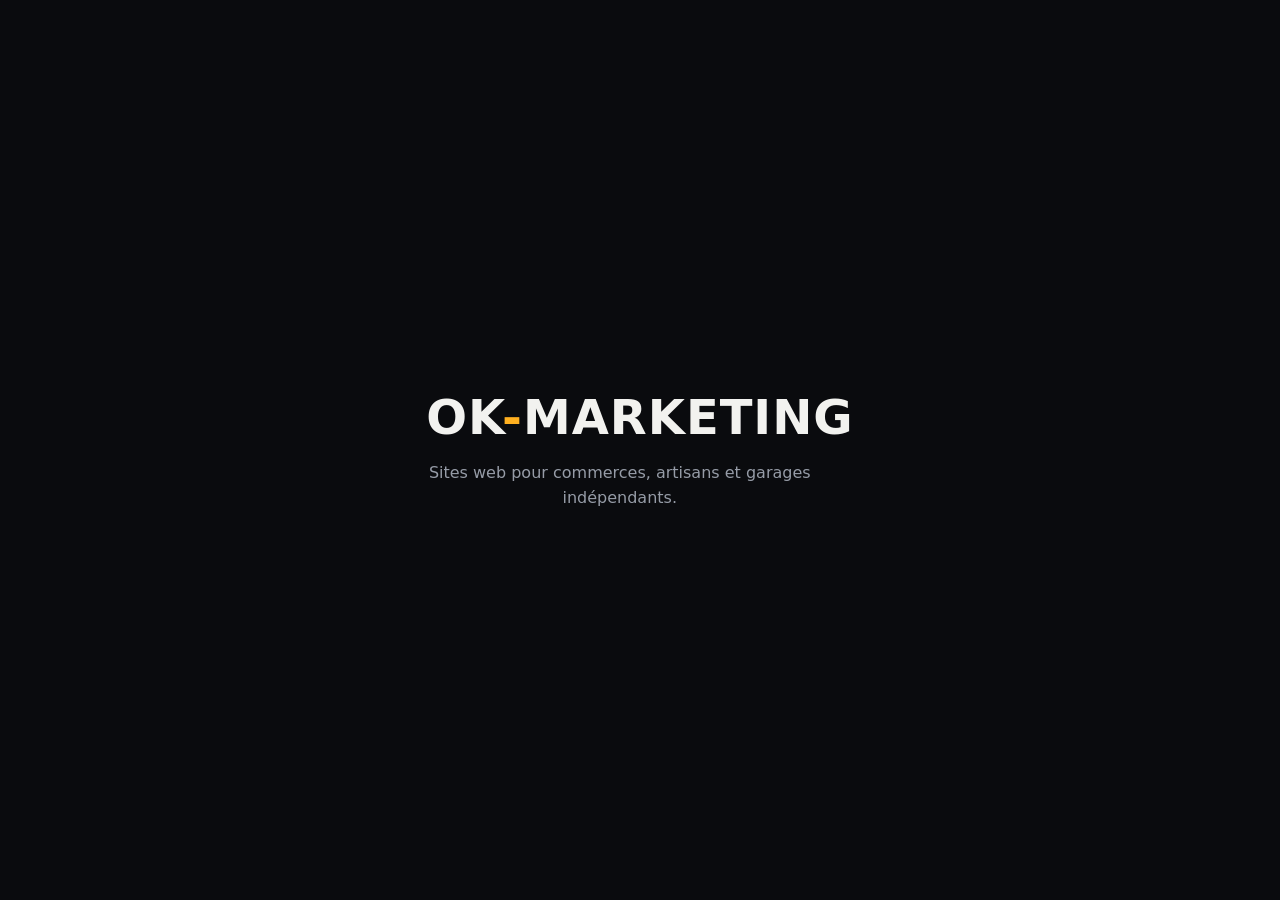
<file: index.html>
<!doctype html>
<html lang="fr">
<head>
<meta charset="utf-8">
<meta name="viewport" content="width=device-width,initial-scale=1">
<meta name="robots" content="noindex">
<title>OK-marketing</title>
<style>
  :root{color-scheme:dark}
  *{box-sizing:border-box}
  body{
    margin:0;min-height:100dvh;display:grid;place-items:center;
    background:#0A0B0E;color:#F2F2EF;
    font-family:"Segoe UI",system-ui,-apple-system,sans-serif;
    padding:2rem;text-align:center;
  }
  h1{
    margin:0;font-size:clamp(2rem,7vw,3rem);font-weight:700;
    letter-spacing:.02em;text-transform:uppercase;
  }
  h1 span{color:#FFB020}
  p{margin:.9rem 0 0;color:#969CA7;font-size:1rem;line-height:1.6;max-width:38ch}
</style>
</head>
<body>
  <div>
    <h1>OK<span>-</span>marketing</h1>
    <p>Sites web pour commerces, artisans et garages indépendants.</p>
  </div>
</body>
</html>
</file>
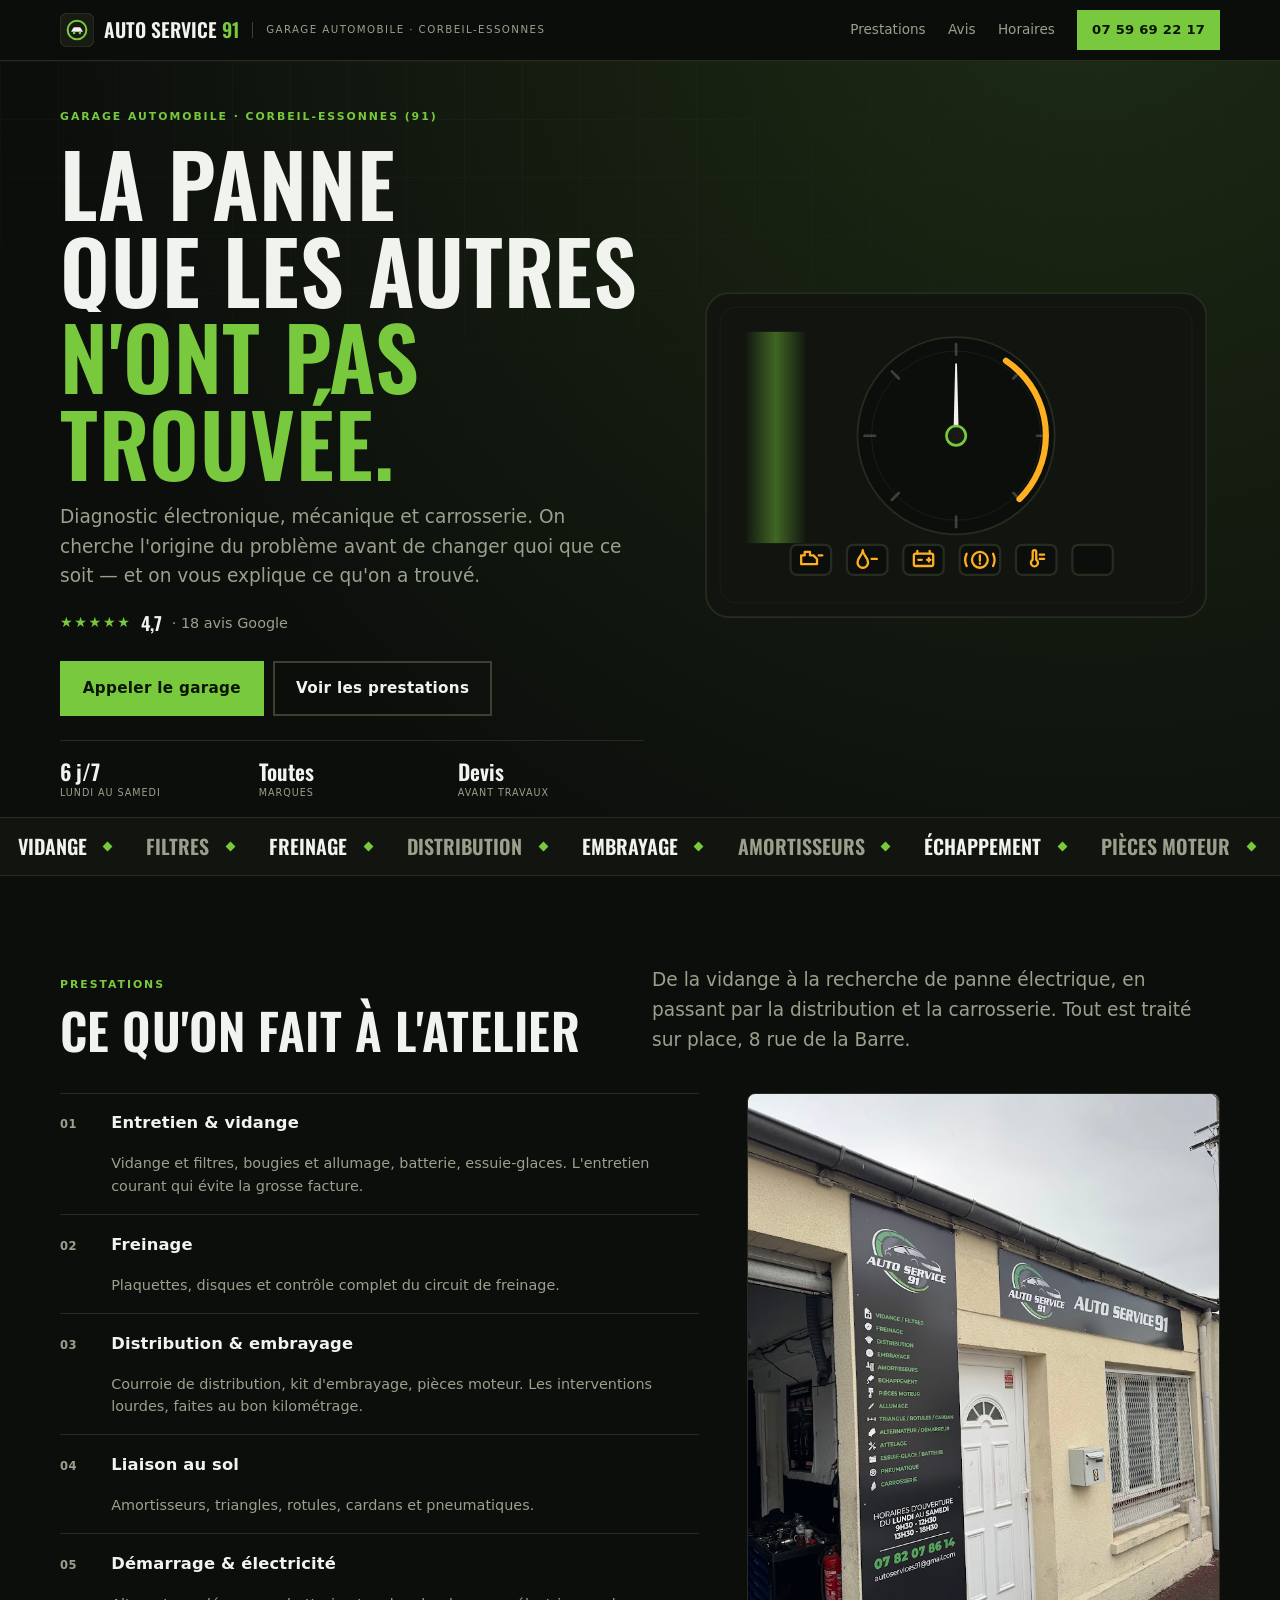
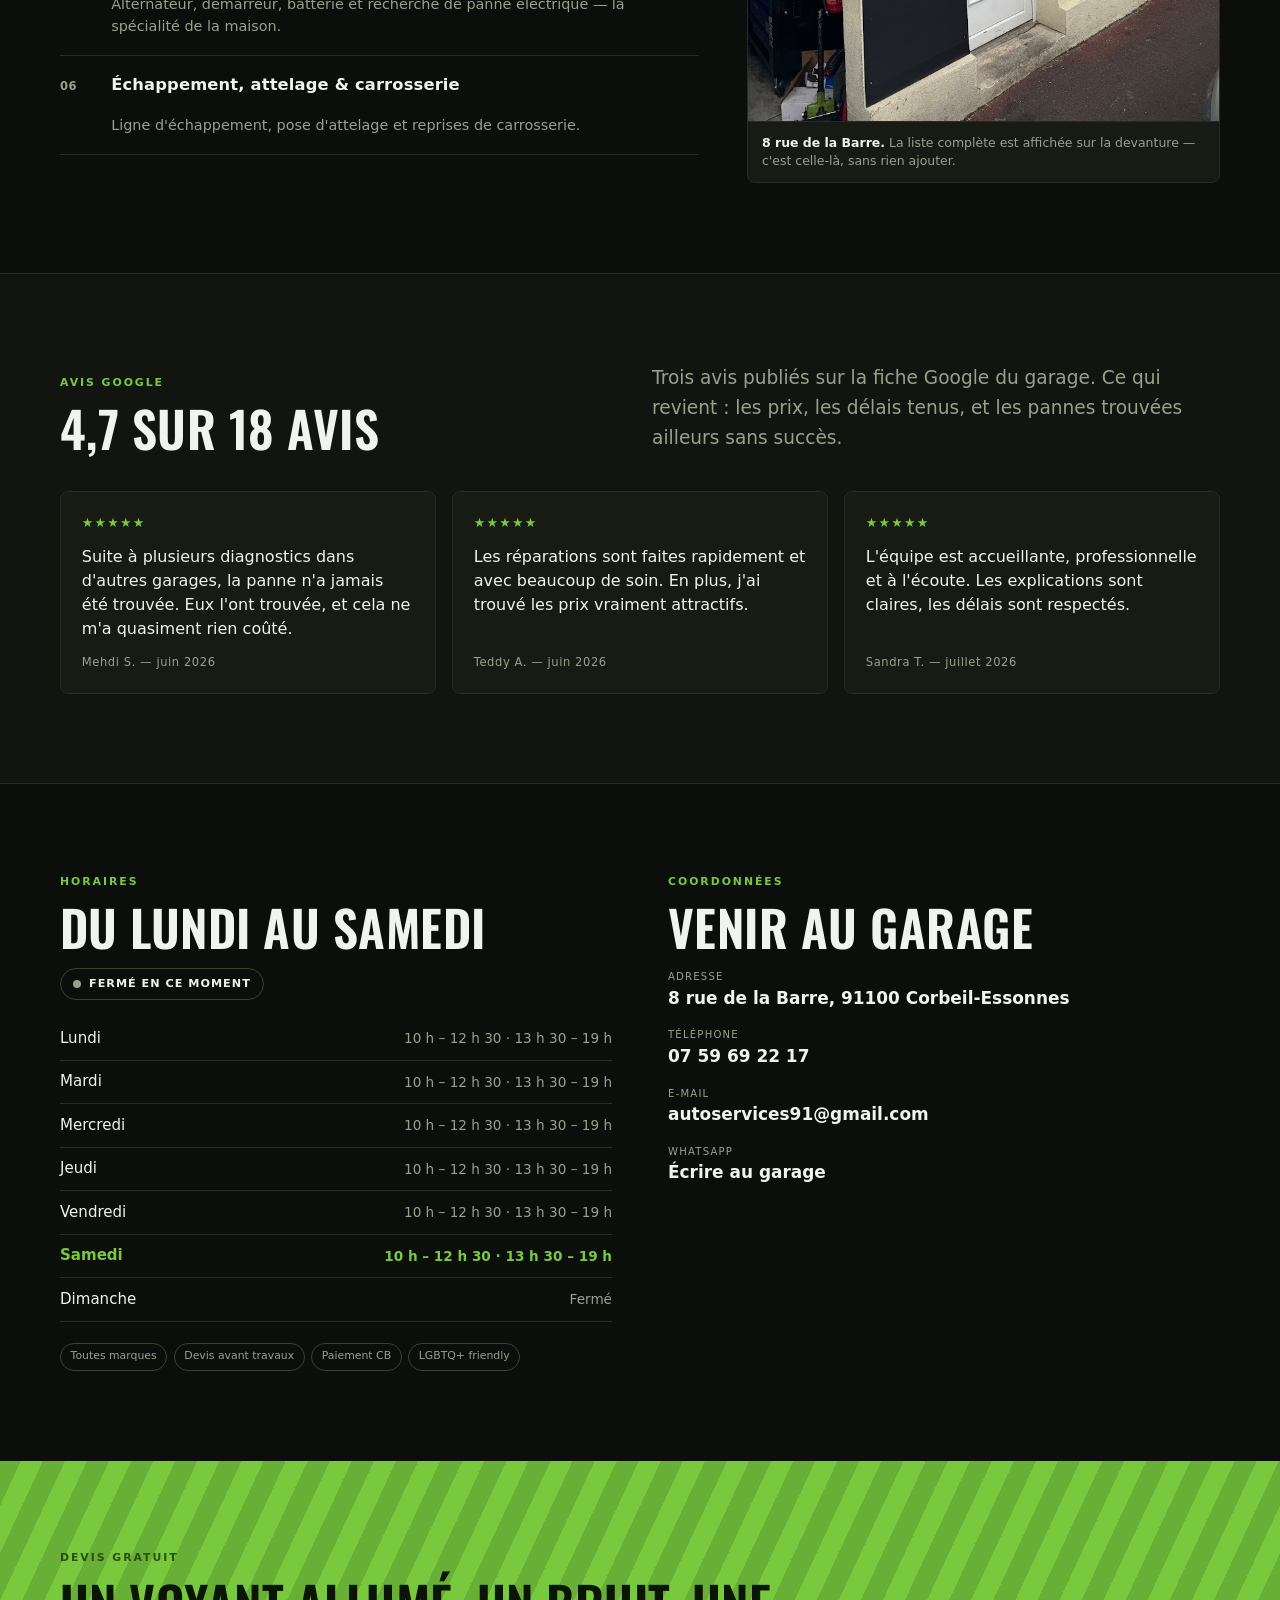
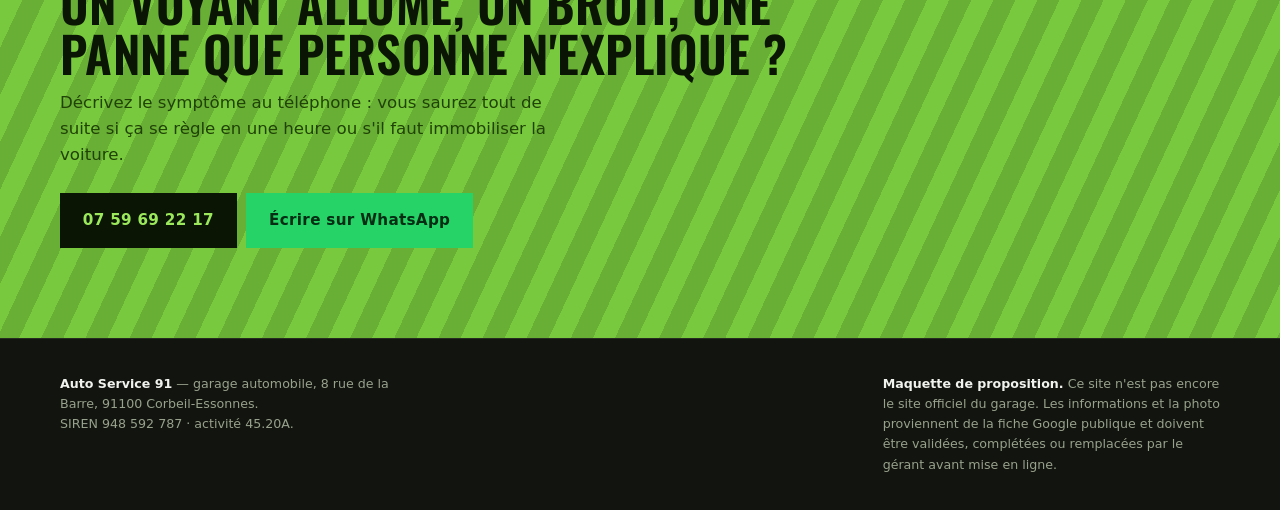
<file: auto-service-91/index.html>
<!doctype html>
<html lang="fr">
<head>
<meta charset="utf-8">
<meta name="viewport" content="width=device-width,initial-scale=1">
<meta name="robots" content="noindex">
<meta name="description" content="Auto Service 91, garage automobile à Corbeil-Essonnes : diagnostic, vidange, freinage, distribution, embrayage, amortisseurs, échappement, attelage et carrosserie. Ouvert du lundi au samedi.">
<meta property="og:type" content="website">
<meta property="og:locale" content="fr_FR">
<meta property="og:site_name" content="Auto Service 91">
<meta property="og:title" content="Auto Service 91 — Garage automobile à Corbeil-Essonnes">
<meta property="og:description" content="La panne que les autres n'ont pas trouvée. Diagnostic, mécanique et carrosserie, du lundi au samedi.">
<meta property="og:url" content="https://ok-marketing.github.io/auto-service-91/">
<link rel="icon" href="data:image/svg+xml,<svg xmlns=%22http://www.w3.org/2000/svg%22 viewBox=%220 0 100 100%22><rect width=%22100%22 height=%22100%22 rx=%2220%22 fill=%22%23111%22/><circle cx=%2250%22 cy=%2250%22 r=%2226%22 fill=%22none%22 stroke=%22%2378C93D%22 stroke-width=%228%22/></svg>">
<link rel="preconnect" href="https://fonts.googleapis.com">
<link rel="preconnect" href="https://fonts.gstatic.com" crossorigin>
<link rel="stylesheet" href="https://fonts.googleapis.com/css2?family=Oswald:wght@600&display=swap">
<title>Auto Service 91 — Garage automobile à Corbeil-Essonnes</title>

<style>
:root{
  --bg:#0C0E0C;
  --bg-2:#12150F;
  --panel:#171B14;
  --panel-2:#1E2319;
  --line:#262C1F;
  --line-2:#39422E;
  --text:#F1F3EE;
  --muted:#98A18C;
  --green:#78C93D;
  --green-2:#9BE85C;
  --green-ink:#0B1503;
  --amber:#FFB020;
  --red:#FF4D3D;
  --wa:#25D366;
  --wa-ink:#042D14;
  --bar:0px;
}
*{box-sizing:border-box}
html{scroll-behavior:smooth}
body{
  margin:0;background:var(--bg);color:var(--text);
  font-family:system-ui,-apple-system,"Segoe UI",Roboto,Helvetica,Arial,sans-serif;
  font-size:16.5px;line-height:1.55;-webkit-font-smoothing:antialiased;
  overflow-x:hidden;padding-bottom:var(--bar);
}
p{margin:0}
a{color:var(--green)}
:focus-visible{outline:3px solid var(--green);outline-offset:3px}
.wrap{width:min(1160px,100% - 2rem);margin-inline:auto}
section{padding-block:clamp(3rem,7vw,6rem);position:relative}

h1,h2,.disp{
  font-family:"Oswald","Arial Narrow",sans-serif;font-weight:600;text-transform:uppercase;
  line-height:1;letter-spacing:.01em;margin:0;text-wrap:balance;
}
h1{font-size:clamp(2.6rem,9.5vw,5.4rem)}
h2{font-size:clamp(1.9rem,6vw,3.1rem)}
h3{font-size:1.02rem;font-weight:700;margin:0;letter-spacing:.01em}
.eyebrow{
  font-size:.68rem;letter-spacing:.18em;text-transform:uppercase;color:var(--green);
  display:block;font-weight:600;
}
.lead{font-size:clamp(1rem,1.7vw,1.16rem);color:var(--muted);max-width:56ch;line-height:1.6}
.mono{font-variant-numeric:tabular-nums;letter-spacing:.02em}

#prog{position:fixed;top:0;left:0;height:3px;width:100%;z-index:60;
  background:linear-gradient(90deg,var(--green),var(--green-2));transform:scaleX(0);transform-origin:0 50%}

/* ---------- header ---------- */
header{position:sticky;top:0;z-index:50;background:rgba(12,14,12,.82);
  backdrop-filter:blur(12px);border-bottom:1px solid var(--line)}
.bar{display:flex;align-items:center;gap:.8rem;min-height:60px}
.logo{display:flex;align-items:center;gap:.6rem;text-decoration:none;color:var(--text)}
.logo svg{width:34px;height:34px;flex:none}
.logo b{font-family:"Oswald",sans-serif;font-weight:600;font-size:1.22rem;text-transform:uppercase;line-height:1}
.logo b i{color:var(--green);font-style:normal}
.tagline{font-size:.64rem;letter-spacing:.14em;text-transform:uppercase;color:var(--muted);
  border-left:1px solid var(--line-2);padding-left:.8rem}
@media (max-width:820px){.tagline{display:none}}
nav{margin-left:auto;display:flex;align-items:center;gap:1.4rem}
nav .nl{font-size:.85rem;color:var(--muted);text-decoration:none;font-weight:500;position:relative}
nav .nl::after{content:"";position:absolute;left:0;bottom:-4px;width:100%;height:2px;background:var(--green);
  transform:scaleX(0);transform-origin:100% 50%;transition:transform .3s ease}
nav .nl:hover{color:var(--text)}
nav .nl:hover::after{transform:scaleX(1);transform-origin:0 50%}
@media (max-width:900px){nav .nl{display:none}}

.btn{position:relative;display:inline-flex;align-items:center;justify-content:center;gap:.5rem;
  padding:.85rem 1.3rem;min-height:48px;font-size:.95rem;font-weight:700;letter-spacing:.02em;
  text-decoration:none;border:2px solid transparent;cursor:pointer;overflow:hidden;isolation:isolate;
  transition:color .25s ease,border-color .25s ease;font-family:inherit}
.btn::before{content:"";position:absolute;inset:0;z-index:-1;transform:translateX(-101%);
  transition:transform .38s cubic-bezier(.4,0,.2,1)}
.btn:hover::before{transform:translateX(0)}
.btn-green{background:var(--green);color:var(--green-ink)}
.btn-green::before{background:var(--green-2)}
.btn-wa{background:var(--wa);color:var(--wa-ink)}
.btn-wa::before{background:#4DF08D}
.btn-ghost{border-color:var(--line-2);color:var(--text)}
.btn-ghost::before{background:var(--panel-2)}
.btn-ghost:hover{border-color:var(--green)}
.btn-sm{padding:.5rem .8rem;min-height:40px;font-size:.82rem}

/* ---------- hero ---------- */
.hero{padding-top:clamp(1.8rem,4vw,3rem);padding-bottom:1rem;overflow:hidden}
.hero-bg{position:absolute;inset:0;pointer-events:none;overflow:hidden}
.hero-bg::before{content:"";position:absolute;inset:-30%;
  background:radial-gradient(circle at 72% 8%,rgba(120,201,61,.16),transparent 58%)}
.hero-bg::after{content:"";position:absolute;inset:0;opacity:.28;
  background-image:linear-gradient(var(--line) 1px,transparent 1px),linear-gradient(90deg,var(--line) 1px,transparent 1px);
  background-size:58px 58px;
  mask-image:radial-gradient(115% 85% at 50% 0%,#000 18%,transparent 70%);
  -webkit-mask-image:radial-gradient(115% 85% at 50% 0%,#000 18%,transparent 70%);
  animation:drift 24s linear infinite}
@keyframes drift{to{background-position:-58px 0,0 -58px}}
.hero .wrap{position:relative;z-index:1}
.hero-grid{display:grid;grid-template-columns:1.05fr .95fr;gap:clamp(1.5rem,4vw,3rem);align-items:center}
@media (max-width:960px){.hero-grid{grid-template-columns:1fr;gap:1.6rem}}

.rl{display:block;overflow:hidden}
.rl span{display:block;transform:translateY(105%);animation:up .8s cubic-bezier(.16,.84,.34,1) forwards}
.rl:nth-child(1) span{animation-delay:.04s}
.rl:nth-child(2) span{animation-delay:.14s}
.rl:nth-child(3) span{animation-delay:.24s}
@keyframes up{to{transform:translateY(0)}}
h1 em{font-style:normal;color:var(--green)}

.fu{opacity:0;transform:translateY(14px);animation:fu .75s cubic-bezier(.16,.84,.34,1) forwards}
.d1{animation-delay:.36s}.d2{animation-delay:.46s}.d3{animation-delay:.56s}.d4{animation-delay:.66s}
@keyframes fu{to{opacity:1;transform:none}}

.hero h1{margin-top:.85rem}
.hero .lead{margin-top:1.05rem}
.rate{display:flex;align-items:center;gap:.6rem;margin-top:1.1rem;font-size:.9rem;color:var(--muted)}
.stars{color:var(--green);letter-spacing:.12em;font-size:.88rem}
.rate b{color:var(--text);font-family:"Oswald",sans-serif;font-size:1.15rem;font-weight:600}
.cta{display:grid;gap:.6rem;margin-top:1.5rem}
@media (min-width:560px){.cta{grid-auto-flow:column;justify-content:start}}
.stats{display:grid;grid-template-columns:repeat(3,1fr);gap:.8rem;margin-top:1.5rem;
  padding-top:1.2rem;border-top:1px solid var(--line)}
.stats b{display:block;font-family:"Oswald",sans-serif;font-weight:600;font-size:1.35rem;line-height:1.1}
.stats small{display:block;font-size:.6rem;letter-spacing:.1em;text-transform:uppercase;color:var(--muted);margin-top:.15rem}

/* ---------- tableau de bord animé ---------- */
.dash{width:100%;height:auto;display:block;overflow:visible}
.dash-wrap{position:relative}
.needle{transform-box:fill-box;transform-origin:300px 178px;animation:needle 9s cubic-bezier(.5,0,.5,1) infinite}
@keyframes needle{
  0%{transform:rotate(-8deg)}
  8%{transform:rotate(52deg)}
  14%{transform:rotate(18deg)}
  20%{transform:rotate(64deg)}
  26%{transform:rotate(24deg)}
  34%{transform:rotate(70deg)}
  44%{transform:rotate(30deg)}
  62%{transform:rotate(14deg)}
  100%{transform:rotate(10deg)}
}
.tick{opacity:.35}
.arc-live{
  stroke-dasharray:300;stroke-dashoffset:300;
  animation:arc 9s cubic-bezier(.5,0,.5,1) infinite;
}
@keyframes arc{
  0%{stroke-dashoffset:300;stroke:var(--amber)}
  30%{stroke-dashoffset:120;stroke:var(--amber)}
  55%{stroke-dashoffset:150;stroke:var(--red)}
  70%{stroke-dashoffset:90;stroke:var(--green)}
  100%{stroke-dashoffset:96;stroke:var(--green)}
}
.wl{transform-box:fill-box;transform-origin:center;animation:wl 9s ease-in-out infinite}
.wl:nth-of-type(1){animation-delay:0s}
.wl:nth-of-type(2){animation-delay:.16s}
.wl:nth-of-type(3){animation-delay:.32s}
.wl:nth-of-type(4){animation-delay:.48s}
.wl:nth-of-type(5){animation-delay:.64s}
@keyframes wl{
  0%,4%{opacity:.16;transform:scale(.94)}
  8%{opacity:1;transform:scale(1)}
  14%{opacity:.3}
  20%{opacity:1}
  28%{opacity:.35}
  36%{opacity:1}
  52%{opacity:.14;transform:scale(.94)}
  100%{opacity:.14}
}
.wl-key{animation:wlkey 9s ease-in-out infinite}
@keyframes wlkey{
  0%,4%{opacity:.2;stroke:var(--amber)}
  10%{opacity:1;stroke:var(--amber)}
  18%{opacity:.4}
  30%{opacity:1;stroke:var(--amber)}
  40%,56%{opacity:1;stroke:var(--red)}
  72%,100%{opacity:1;stroke:var(--green)}
}
.ok-ring{
  stroke-dasharray:150;stroke-dashoffset:150;
  animation:okring 9s cubic-bezier(.5,0,.5,1) infinite;
}
@keyframes okring{0%,58%{stroke-dashoffset:150}72%,100%{stroke-dashoffset:0}}
.ok-check{stroke-dasharray:34;stroke-dashoffset:34;animation:okcheck 9s ease-out infinite}
@keyframes okcheck{0%,68%{stroke-dashoffset:34}80%,100%{stroke-dashoffset:0}}
.ph{opacity:0;animation:ph 9s ease-in-out infinite}
.ph1{animation-delay:0s}
.ph2{animation-delay:0s}
.ph3{animation-delay:0s}
@keyframes ph{0%{opacity:0}}
.ph1{animation-name:ph1}.ph2{animation-name:ph2}.ph3{animation-name:ph3}
@keyframes ph1{0%,3%{opacity:0}6%,30%{opacity:1}36%,100%{opacity:0}}
@keyframes ph2{0%,36%{opacity:0}42%,58%{opacity:1}64%,100%{opacity:0}}
@keyframes ph3{0%,64%{opacity:0}70%,96%{opacity:1}100%{opacity:0}}
.scanbar{animation:scanbar 9s cubic-bezier(.5,0,.5,1) infinite}
@keyframes scanbar{0%{transform:translateX(0);opacity:0}4%{opacity:.9}30%{opacity:.9}36%{opacity:0}100%{transform:translateX(430px);opacity:0}}

/* ---------- bandeau ---------- */
.band{border-block:1px solid var(--line);background:var(--bg-2);overflow:hidden;padding-block:.8rem}
.band-track{display:flex;width:max-content;animation:slide 36s linear infinite}
.band:hover .band-track{animation-play-state:paused}
@keyframes slide{to{transform:translateX(-50%)}}
.band-item{font-family:"Oswald",sans-serif;font-weight:600;font-size:clamp(1rem,3.6vw,1.25rem);
  text-transform:uppercase;padding-inline:1.1rem;white-space:nowrap;display:flex;align-items:center;gap:1.1rem}
.band-item::after{content:"";width:7px;height:7px;background:var(--green);transform:rotate(45deg);flex:none}
.band-item:nth-child(even){color:var(--muted)}

/* ---------- head ---------- */
.head{display:grid;grid-template-columns:minmax(0,1fr) minmax(0,1.05fr);gap:clamp(1.2rem,4vw,4rem);
  align-items:end;margin-bottom:2.4rem}
@media (max-width:900px){.head{grid-template-columns:1fr;gap:.9rem}}
.head h2{margin-top:.7rem}

/* ---------- prestations ---------- */
.svc-layout{display:grid;grid-template-columns:1.15fr .85fr;gap:clamp(1.5rem,4vw,3rem);align-items:start}
@media (max-width:900px){.svc-layout{grid-template-columns:1fr}}
.svc{display:grid;gap:0;border-top:1px solid var(--line)}
.svc article{border-bottom:1px solid var(--line);padding:1.05rem .8rem 1.05rem 0;
  display:grid;grid-template-columns:2.4rem 1fr;gap:.8rem;align-items:baseline;
  transition:padding-left .3s cubic-bezier(.2,.7,.3,1),background .3s ease}
.svc article:hover{padding-left:.9rem;background:linear-gradient(90deg,rgba(120,201,61,.09),transparent 72%)}
.svc .n{font-size:.72rem;color:var(--muted);font-weight:700;letter-spacing:.05em;transition:color .3s ease}
.svc article:hover .n{color:var(--green)}
.svc h3{transition:color .3s ease}
.svc article:hover h3{color:var(--green)}
.svc p{grid-column:2/-1;font-size:.9rem;color:var(--muted);margin-top:.25rem}

.proof{position:relative;border:1px solid var(--line);border-radius:8px;overflow:hidden;background:var(--panel)}
.proof img{width:100%;height:auto;display:block;aspect-ratio:3/4;object-fit:cover}
.proof figcaption{padding:.75rem .85rem;font-size:.78rem;color:var(--muted);line-height:1.45;
  border-top:1px solid var(--line)}
.proof figcaption b{color:var(--text)}

/* ---------- avis ---------- */
.avis{display:grid;grid-template-columns:repeat(3,1fr);gap:1rem}
@media (max-width:900px){.avis{grid-template-columns:1fr}}
.avis blockquote{margin:0;border:1px solid var(--line);background:var(--panel);padding:1.3rem;
  border-radius:8px;display:flex;flex-direction:column;gap:.8rem;
  transition:transform .35s cubic-bezier(.2,.7,.3,1),border-color .35s ease}
.avis blockquote:hover{transform:translateY(-5px);border-color:var(--line-2)}
.avis .q{font-size:1rem;line-height:1.5}
.avis footer{font-size:.72rem;letter-spacing:.05em;color:var(--muted);margin-top:auto}
.avis .st{color:var(--green);letter-spacing:.1em;font-size:.8rem}

/* ---------- infos ---------- */
.infos{display:grid;grid-template-columns:1fr 1fr;gap:clamp(1.5rem,5vw,3.5rem)}
@media (max-width:820px){.infos{grid-template-columns:1fr}}
.status{display:inline-flex;align-items:center;gap:.5rem;border:1px solid var(--line-2);
  padding:.4rem .75rem;font-size:.7rem;letter-spacing:.09em;text-transform:uppercase;
  margin-top:1rem;border-radius:99px;font-weight:600}
.status i{width:8px;height:8px;border-radius:50%;background:var(--muted);flex:none}
.status.open{border-color:rgba(120,201,61,.45);color:var(--green)}
.status.open i{background:var(--green);animation:blink 1.8s ease-in-out infinite}
@keyframes blink{0%,100%{opacity:1}50%{opacity:.3}}
.hours{width:100%;border-collapse:collapse;margin-top:1.1rem}
.hours td{padding:.6rem 0;border-bottom:1px solid var(--line);font-size:.94rem}
.hours td:last-child{text-align:right;font-size:.85rem;color:var(--muted);font-variant-numeric:tabular-nums}
.hours tr.today td,.hours tr.today td:last-child{color:var(--green);font-weight:600}
.clist{display:grid;gap:1rem;margin-top:1.1rem}
.clist .k{font-size:.63rem;letter-spacing:.12em;text-transform:uppercase;color:var(--muted);display:block}
.clist a{font-size:1.06rem;font-weight:600;text-decoration:none;color:var(--text);transition:color .25s ease}
.clist a:hover{color:var(--green)}
.tags{display:flex;flex-wrap:wrap;gap:.4rem;margin-top:1.3rem}
.tags span{font-size:.68rem;border:1px solid var(--line-2);padding:.3rem .6rem;color:var(--muted);border-radius:99px}

/* ---------- cta bas ---------- */
.end{background:var(--green);color:var(--green-ink);position:relative;overflow:hidden}
.end::before{content:"";position:absolute;inset:-50%;opacity:.13;
  background:repeating-linear-gradient(115deg,#000 0 20px,transparent 20px 40px);
  animation:stripes 3s linear infinite}
@keyframes stripes{to{transform:translateX(40px)}}
.end .wrap{position:relative;z-index:1}
.end h2{color:var(--green-ink)}
.end p{color:#204206;font-size:1.04rem;max-width:48ch;margin-top:.8rem}
.end-row{display:grid;gap:.6rem;margin-top:1.6rem}
@media (min-width:560px){.end-row{grid-auto-flow:column;justify-content:start}}
.btn-ink{background:var(--green-ink);color:var(--green-2)}
.btn-ink::before{background:#1B2E08}

footer.site{background:var(--bg-2);border-top:1px solid var(--line);padding-block:2.2rem;
  color:var(--muted);font-size:.79rem}
.foot{display:flex;flex-wrap:wrap;gap:1.2rem 2.5rem;justify-content:space-between}
.foot strong{color:var(--text)}
.foot p{max-width:42ch;line-height:1.6}

/* ---------- barre mobile ---------- */
.mbar{display:none}
@media (max-width:900px){
  :root{--bar:calc(60px + env(safe-area-inset-bottom))}
  .mbar{display:grid;grid-template-columns:1fr 1fr;gap:1px;position:fixed;left:0;right:0;bottom:0;
    z-index:70;background:var(--line);border-top:1px solid var(--line);
    padding-bottom:env(safe-area-inset-bottom)}
  .mbar a{display:flex;align-items:center;justify-content:center;gap:.5rem;min-height:60px;
    text-decoration:none;font-weight:700;font-size:.95rem}
  .m-call{background:var(--panel);color:var(--text)}
  .m-wa{background:var(--wa);color:var(--wa-ink)}
  .mbar svg{width:18px;height:18px;flex:none}
}

.r{opacity:0;transform:translateY(22px)}
.r.in{opacity:1;transform:none;transition:opacity .75s cubic-bezier(.16,.84,.34,1),transform .75s cubic-bezier(.16,.84,.34,1)}
.s1{transition-delay:.07s}.s2{transition-delay:.14s}.s3{transition-delay:.21s}

@media (prefers-reduced-motion:reduce){
  html{scroll-behavior:auto}
  *,*::before,*::after{animation:none !important;transition-duration:.01ms !important}
  .r{opacity:1 !important;transform:none !important}
  .rl span,.fu{opacity:1 !important;transform:none !important}
  .ph1{opacity:1}.ph2,.ph3{opacity:0}
  .arc-live,.ok-ring,.ok-check{stroke-dashoffset:0}
}
</style>
</head>
<body>

<div id="prog"></div>

<header>
  <div class="wrap bar">
    <a class="logo" href="#top">
      <svg viewBox="0 0 40 40" aria-hidden="true">
        <rect width="40" height="40" rx="9" fill="#171B14" stroke="#39422E"/>
        <circle cx="20" cy="20" r="11" fill="none" stroke="#78C93D" stroke-width="2.4"/>
        <path d="M13 22h14l-2.4-4.2a2 2 0 0 0-1.7-1h-5.8a2 2 0 0 0-1.7 1z" fill="#F1F3EE"/>
        <circle cx="16.6" cy="23.4" r="1.5" fill="#78C93D"/>
        <circle cx="23.4" cy="23.4" r="1.5" fill="#78C93D"/>
      </svg>
      <b>AUTO SERVICE <i>91</i></b>
    </a>
    <span class="tagline">Garage automobile · Corbeil-Essonnes</span>
    <nav>
      <a class="nl" href="#prestations">Prestations</a>
      <a class="nl" href="#avis">Avis</a>
      <a class="nl" href="#infos">Horaires</a>
      <a class="btn btn-green btn-sm" href="tel:+33759692217"><span class="mono">07 59 69 22 17</span></a>
    </nav>
  </div>
</header>

<section class="hero" id="top">
  <div class="hero-bg"></div>
  <div class="wrap">
    <div class="hero-grid">
      <div>
        <span class="eyebrow fu">Garage automobile · Corbeil-Essonnes (91)</span>
        <h1>
          <span class="rl"><span>La panne</span></span>
          <span class="rl"><span>que les autres</span></span>
          <span class="rl"><span><em>n'ont pas trouvée.</em></span></span>
        </h1>
        <p class="lead fu d1">Diagnostic électronique, mécanique et carrosserie. On cherche l'origine du problème avant de changer quoi que ce soit — et on vous explique ce qu'on a trouvé.</p>

        <div class="rate fu d2">
          <span class="stars">★★★★★</span><b>4,7</b><span>· 18 avis Google</span>
        </div>

        <div class="cta fu d2">
          <a class="btn btn-green" href="tel:+33759692217">Appeler le garage</a>
          <a class="btn btn-ghost" href="#prestations">Voir les prestations</a>
        </div>

        <div class="stats fu d3">
          <div><b>6 j/7</b><small>Lundi au samedi</small></div>
          <div><b>Toutes</b><small>marques</small></div>
          <div><b>Devis</b><small>avant travaux</small></div>
        </div>
      </div>

      <div class="dash-wrap fu d1">
        <svg class="dash" viewBox="0 0 600 400" role="img" aria-label="Tableau de bord : les voyants s'allument, la panne est trouvée, puis le véhicule repart sans défaut">
          <defs>
            <linearGradient id="scan" x1="0" y1="0" x2="1" y2="0">
              <stop offset="0%" stop-color="#78C93D" stop-opacity="0"/>
              <stop offset="50%" stop-color="#78C93D" stop-opacity=".45"/>
              <stop offset="100%" stop-color="#78C93D" stop-opacity="0"/>
            </linearGradient>
          </defs>

          <rect x="16" y="16" width="568" height="368" rx="26" fill="#12150F" stroke="#262C1F" stroke-width="2"/>
          <rect x="32" y="32" width="536" height="336" rx="18" fill="none" stroke="#1B2016"/>

          <circle cx="300" cy="178" r="112" fill="#0C0E0C" stroke="#262C1F" stroke-width="2"/>
          <circle cx="300" cy="178" r="96" fill="none" stroke="#1B2016"/>

          <g class="tick" stroke="#98A18C" stroke-width="3" stroke-linecap="round">
            <line x1="300" y1="74" x2="300" y2="86"/>
            <line x1="373" y1="105" x2="365" y2="113"/>
            <line x1="404" y1="178" x2="392" y2="178"/>
            <line x1="373" y1="251" x2="365" y2="243"/>
            <line x1="300" y1="282" x2="300" y2="270"/>
            <line x1="227" y1="251" x2="235" y2="243"/>
            <line x1="196" y1="178" x2="208" y2="178"/>
            <line x1="227" y1="105" x2="235" y2="113"/>
          </g>

          <path class="arc-live" d="M228 250 A102 102 0 1 1 372 250" fill="none"
                stroke="#FFB020" stroke-width="7" stroke-linecap="round"/>

          <g class="needle">
            <polygon points="297,178 303,178 301,96 299,96" fill="#F1F3EE"/>
          </g>
          <circle cx="300" cy="178" r="11" fill="#171B14" stroke="#78C93D" stroke-width="3"/>

          <g class="ph ph1">
            <text x="300" y="230" fill="#98A18C" font-size="15" font-weight="700"
                  letter-spacing="3" text-anchor="middle" font-family="system-ui,sans-serif">LECTURE DES DÉFAUTS</text>
          </g>
          <g class="ph ph2">
            <text x="300" y="230" fill="#FF4D3D" font-size="15" font-weight="700"
                  letter-spacing="3" text-anchor="middle" font-family="system-ui,sans-serif">PANNE LOCALISÉE</text>
          </g>
          <g class="ph ph3">
            <text x="300" y="230" fill="#78C93D" font-size="15" font-weight="700"
                  letter-spacing="3" text-anchor="middle" font-family="system-ui,sans-serif">RÉPARÉ</text>
          </g>

          <rect class="scanbar" x="60" y="60" width="70" height="240" fill="url(#scan)"/>

          <g transform="translate(0,318)" stroke-linecap="round" stroke-linejoin="round" fill="none" stroke-width="2.6">
            <g class="wl wl-key" stroke="#FFB020">
              <rect x="112" y="-16" width="46" height="34" rx="7" stroke="#262C1F" fill="#0C0E0C"/>
              <path d="M124 6v-10h4v-4h6v4h4l4 4v6z"/>
              <path d="M144 -4h4"/>
            </g>
            <g class="wl" stroke="#FFB020">
              <rect x="176" y="-16" width="46" height="34" rx="7" stroke="#262C1F" fill="#0C0E0C"/>
              <path d="M188 4c0-6 6-8 6-14 0 6 6 8 6 14a6 6 0 0 1-12 0z" stroke="#FFB020"/>
              <path d="M204 0h6"/>
            </g>
            <g class="wl" stroke="#FFB020">
              <rect x="240" y="-16" width="46" height="34" rx="7" stroke="#262C1F" fill="#0C0E0C"/>
              <rect x="252" y="-6" width="22" height="14" rx="2"/>
              <path d="M256 -6v-3M270 -6v-3M257 1h4M267 1h4M269 -1v4"/>
            </g>
            <g class="wl" stroke="#FFB020">
              <rect x="304" y="-16" width="46" height="34" rx="7" stroke="#262C1F" fill="#0C0E0C"/>
              <circle cx="327" cy="1" r="9"/>
              <path d="M327 -4v6M327 5v.5"/>
              <path d="M312 -6a16 16 0 0 0 0 14M342 -6a16 16 0 0 1 0 14"/>
            </g>
            <g class="wl" stroke="#FFB020">
              <rect x="368" y="-16" width="46" height="34" rx="7" stroke="#262C1F" fill="#0C0E0C"/>
              <path d="M387 -8v9a4 4 0 1 0 4 0v-9a2 2 0 0 0-4 0z"/>
              <path d="M395 -5h5M395 0h5"/>
            </g>

            <g transform="translate(432,0)">
              <rect x="0" y="-16" width="46" height="34" rx="7" stroke="#262C1F" fill="#0C0E0C" stroke-width="2.6"/>
              <circle class="ok-ring" cx="23" cy="1" r="12" fill="none" stroke="#78C93D" stroke-width="2.6"/>
              <path class="ok-check" d="M17 1l4.5 4.5L30 -3" fill="none" stroke="#78C93D" stroke-width="3"/>
            </g>
          </g>
        </svg>
      </div>
    </div>
  </div>
</section>

<div class="band"><div class="band-track" id="band"></div></div>

<section id="prestations">
  <div class="wrap">
    <div class="head r">
      <div>
        <span class="eyebrow">Prestations</span>
        <h2>Ce qu'on fait à l'atelier</h2>
      </div>
      <p class="lead">De la vidange à la recherche de panne électrique, en passant par la distribution et la carrosserie. Tout est traité sur place, 8 rue de la Barre.</p>
    </div>

    <div class="svc-layout">
      <div class="svc">
        <article class="r">
          <span class="n">01</span>
          <div><h3>Entretien &amp; vidange</h3></div>
          <p>Vidange et filtres, bougies et allumage, batterie, essuie-glaces. L'entretien courant qui évite la grosse facture.</p>
        </article>
        <article class="r s1">
          <span class="n">02</span>
          <div><h3>Freinage</h3></div>
          <p>Plaquettes, disques et contrôle complet du circuit de freinage.</p>
        </article>
        <article class="r s2">
          <span class="n">03</span>
          <div><h3>Distribution &amp; embrayage</h3></div>
          <p>Courroie de distribution, kit d'embrayage, pièces moteur. Les interventions lourdes, faites au bon kilométrage.</p>
        </article>
        <article class="r">
          <span class="n">04</span>
          <div><h3>Liaison au sol</h3></div>
          <p>Amortisseurs, triangles, rotules, cardans et pneumatiques.</p>
        </article>
        <article class="r s1">
          <span class="n">05</span>
          <div><h3>Démarrage &amp; électricité</h3></div>
          <p>Alternateur, démarreur, batterie et recherche de panne électrique — la spécialité de la maison.</p>
        </article>
        <article class="r s2">
          <span class="n">06</span>
          <div><h3>Échappement, attelage &amp; carrosserie</h3></div>
          <p>Ligne d'échappement, pose d'attelage et reprises de carrosserie.</p>
        </article>
      </div>

      <figure class="proof r s1" style="margin:0">
        <img src="photos/devanture.jpg" width="720" height="960" loading="lazy" decoding="async"
             alt="Devanture du garage Auto Service 91, avec le panneau listant toutes les prestations">
        <figcaption><b>8 rue de la Barre.</b> La liste complète est affichée sur la devanture — c'est celle-là, sans rien ajouter.</figcaption>
      </figure>
    </div>
  </div>
</section>

<section id="avis" style="background:var(--bg-2);border-block:1px solid var(--line)">
  <div class="wrap">
    <div class="head r">
      <div>
        <span class="eyebrow">Avis Google</span>
        <h2>4,7 sur 18 avis</h2>
      </div>
      <p class="lead">Trois avis publiés sur la fiche Google du garage. Ce qui revient : les prix, les délais tenus, et les pannes trouvées ailleurs sans succès.</p>
    </div>

    <div class="avis">
      <blockquote class="r">
        <span class="st">★★★★★</span>
        <p class="q">Suite à plusieurs diagnostics dans d'autres garages, la panne n'a jamais été trouvée. Eux l'ont trouvée, et cela ne m'a quasiment rien coûté.</p>
        <footer>Mehdi S. — juin 2026</footer>
      </blockquote>
      <blockquote class="r s1">
        <span class="st">★★★★★</span>
        <p class="q">Les réparations sont faites rapidement et avec beaucoup de soin. En plus, j'ai trouvé les prix vraiment attractifs.</p>
        <footer>Teddy A. — juin 2026</footer>
      </blockquote>
      <blockquote class="r s2">
        <span class="st">★★★★★</span>
        <p class="q">L'équipe est accueillante, professionnelle et à l'écoute. Les explications sont claires, les délais sont respectés.</p>
        <footer>Sandra T. — juillet 2026</footer>
      </blockquote>
    </div>
  </div>
</section>

<section id="infos">
  <div class="wrap infos">
    <div class="r">
      <span class="eyebrow">Horaires</span>
      <h2 style="margin-top:.7rem">Du lundi au samedi</h2>
      <div class="status" id="status"><i></i><span id="statusTxt">Horaires du garage</span></div>
      <table class="hours" id="hours">
        <tbody>
          <tr data-d="1"><td>Lundi</td><td>10 h – 12 h 30 · 13 h 30 – 19 h</td></tr>
          <tr data-d="2"><td>Mardi</td><td>10 h – 12 h 30 · 13 h 30 – 19 h</td></tr>
          <tr data-d="3"><td>Mercredi</td><td>10 h – 12 h 30 · 13 h 30 – 19 h</td></tr>
          <tr data-d="4"><td>Jeudi</td><td>10 h – 12 h 30 · 13 h 30 – 19 h</td></tr>
          <tr data-d="5"><td>Vendredi</td><td>10 h – 12 h 30 · 13 h 30 – 19 h</td></tr>
          <tr data-d="6"><td>Samedi</td><td>10 h – 12 h 30 · 13 h 30 – 19 h</td></tr>
          <tr data-d="0"><td>Dimanche</td><td>Fermé</td></tr>
        </tbody>
      </table>
      <div class="tags"><span>Toutes marques</span><span>Devis avant travaux</span><span>Paiement CB</span><span>LGBTQ+ friendly</span></div>
    </div>

    <div class="r s1">
      <span class="eyebrow">Coordonnées</span>
      <h2 style="margin-top:.7rem">Venir au garage</h2>
      <div class="clist">
        <div>
          <span class="k">Adresse</span>
          <a href="https://www.google.com/maps/search/?api=1&query=Auto+Service+91%2C+8+Rue+de+la+Barre%2C+91100+Corbeil-Essonnes" target="_blank" rel="noopener">8 rue de la Barre, 91100 Corbeil-Essonnes</a>
        </div>
        <div><span class="k">Téléphone</span><a href="tel:+33759692217">07 59 69 22 17</a></div>
        <div><span class="k">E-mail</span><a href="mailto:autoservices91@gmail.com">autoservices91@gmail.com</a></div>
        <div><span class="k">WhatsApp</span><a href="https://wa.me/33759692217?text=Bonjour%2C%20je%20souhaite%20un%20rendez-vous%20au%20garage." target="_blank" rel="noopener">Écrire au garage</a></div>
      </div>
    </div>
  </div>
</section>

<section class="end">
  <div class="wrap">
    <span class="eyebrow" style="color:#2E4D0A">Devis gratuit</span>
    <h2 style="margin-top:.7rem">Un voyant allumé, un bruit, une panne que personne n'explique&nbsp;?</h2>
    <p>Décrivez le symptôme au téléphone : vous saurez tout de suite si ça se règle en une heure ou s'il faut immobiliser la voiture.</p>
    <div class="end-row">
      <a class="btn btn-ink" href="tel:+33759692217"><span class="mono">07 59 69 22 17</span></a>
      <a class="btn btn-wa" href="https://wa.me/33759692217?text=Bonjour%2C%20je%20souhaite%20un%20devis." target="_blank" rel="noopener">Écrire sur WhatsApp</a>
    </div>
  </div>
</section>

<footer class="site">
  <div class="wrap foot">
    <p><strong>Auto Service 91</strong> — garage automobile, 8 rue de la Barre, 91100 Corbeil-Essonnes.<br>SIREN 948 592 787 · activité 45.20A.</p>
    <p><strong>Maquette de proposition.</strong> Ce site n'est pas encore le site officiel du garage. Les informations et la photo proviennent de la fiche Google publique et doivent être validées, complétées ou remplacées par le gérant avant mise en ligne.</p>
  </div>
</footer>

<div class="mbar">
  <a class="m-call" href="tel:+33759692217">
    <svg viewBox="0 0 24 24" fill="none" stroke="currentColor" stroke-width="2" stroke-linecap="round"><path d="M22 16.9v3a2 2 0 0 1-2.2 2 19.8 19.8 0 0 1-8.6-3.1 19.5 19.5 0 0 1-6-6A19.8 19.8 0 0 1 2.1 4.2 2 2 0 0 1 4.1 2h3a2 2 0 0 1 2 1.7c.1 1 .4 1.9.7 2.8a2 2 0 0 1-.5 2.1L8.1 9.9a16 16 0 0 0 6 6l1.3-1.3a2 2 0 0 1 2.1-.4c.9.3 1.8.6 2.8.7a2 2 0 0 1 1.7 2z"/></svg>
    Appeler
  </a>
  <a class="m-wa" href="https://wa.me/33759692217?text=Bonjour%2C%20je%20souhaite%20un%20rendez-vous%20au%20garage." target="_blank" rel="noopener">
    <svg viewBox="0 0 24 24" fill="currentColor"><path d="M12 2a10 10 0 0 0-8.5 15.2L2 22l4.9-1.4A10 10 0 1 0 12 2zm5.5 14.1c-.2.6-1.2 1.2-1.7 1.2-.5.1-1 .1-1.6-.1-.4-.1-.9-.3-1.5-.6a11 11 0 0 1-4.2-3.9c-.3-.5-.7-1.2-.7-2s.4-1.2.6-1.4c.2-.2.4-.3.6-.3h.4c.2 0 .4 0 .5.4l.7 1.7c0 .2 0 .3-.1.5l-.3.4-.2.2c-.1.1-.2.3 0 .5a8 8 0 0 0 3.5 3c.3.1.4.1.5-.1l.7-.8c.2-.2.3-.2.5-.1l1.6.8c.2.1.4.2.4.3z"/></svg>
    WhatsApp
  </a>
</div>

<script>
(function(){
  var reduce = matchMedia('(prefers-reduced-motion: reduce)').matches;

  var words = ["Vidange","Filtres","Freinage","Distribution","Embrayage","Amortisseurs",
               "Échappement","Pièces moteur","Allumage","Rotules","Cardan","Alternateur",
               "Démarreur","Attelage","Batterie","Pneumatique","Carrosserie"];
  var h = words.map(function(w){ return '<span class="band-item">'+w+'</span>'; }).join('');
  document.getElementById('band').innerHTML = h + h;

  var bar = document.getElementById('prog');
  addEventListener('scroll', function(){
    var m = document.documentElement.scrollHeight - innerHeight;
    bar.style.transform = 'scaleX(' + (m > 0 ? scrollY / m : 0) + ')';
  }, {passive:true});

  var items = document.querySelectorAll('.r');
  function all(){ items.forEach(function(e){ e.classList.add('in'); }); }
  if(reduce || !('IntersectionObserver' in window)){ all(); }
  else {
    var io = new IntersectionObserver(function(es){
      es.forEach(function(e){ if(e.isIntersecting){ e.target.classList.add('in'); io.unobserve(e.target); } });
    }, {rootMargin:'0px 0px -8% 0px', threshold:.08});
    items.forEach(function(e){ io.observe(e); });
    setTimeout(all, 2600);
  }

  var now = new Date(new Date().toLocaleString('en-US', {timeZone:'Europe/Paris'}));
  var d = now.getDay(), m = now.getHours()*60 + now.getMinutes();
  var open = d >= 1 && d <= 6 && ((m >= 600 && m < 750) || (m >= 810 && m < 1140));
  var st = document.getElementById('status'), tx = document.getElementById('statusTxt');
  if(open){ st.classList.add('open'); tx.textContent = 'Ouvert en ce moment'; }
  else if(d === 0){ tx.textContent = 'Fermé — réouverture lundi 10 h'; }
  else { tx.textContent = 'Fermé en ce moment'; }
  var row = document.querySelector('#hours tr[data-d="' + d + '"]');
  if(row) row.classList.add('today');
})();
</script>
</body>
</html>
</file>
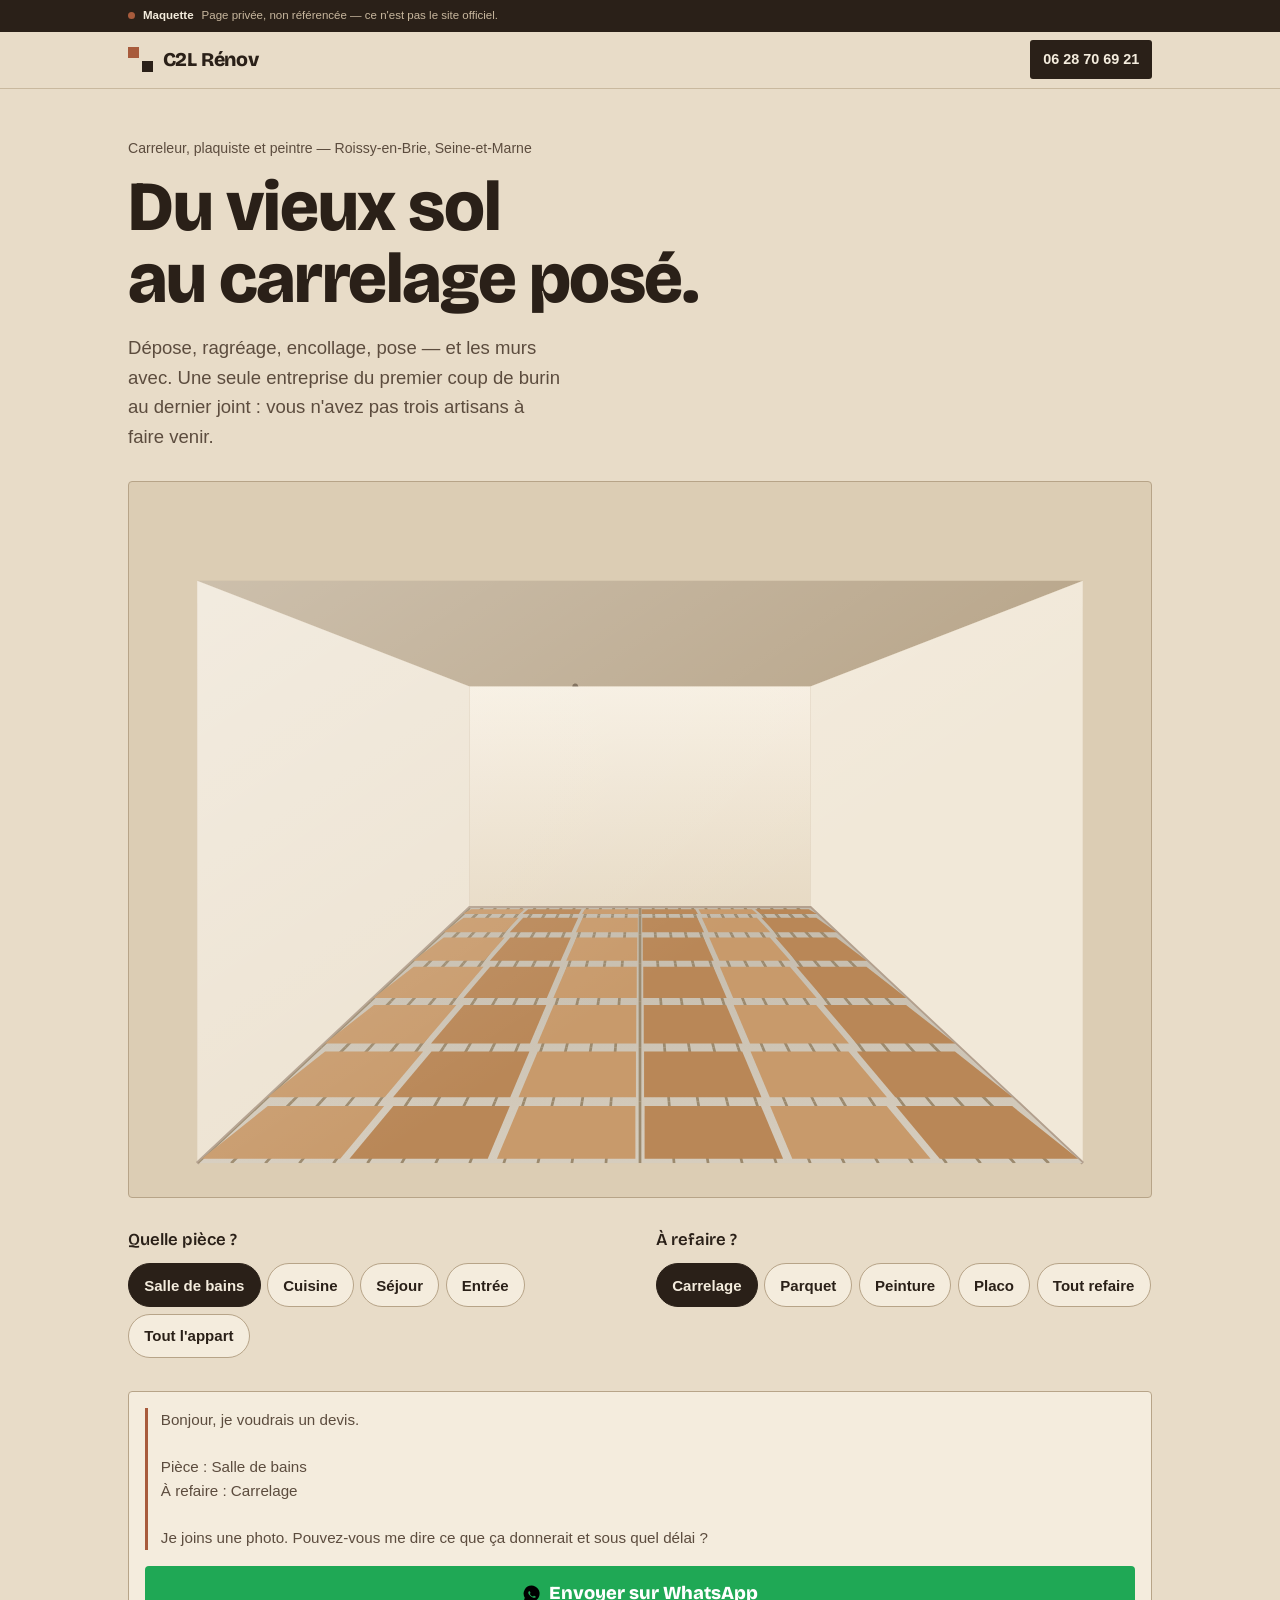
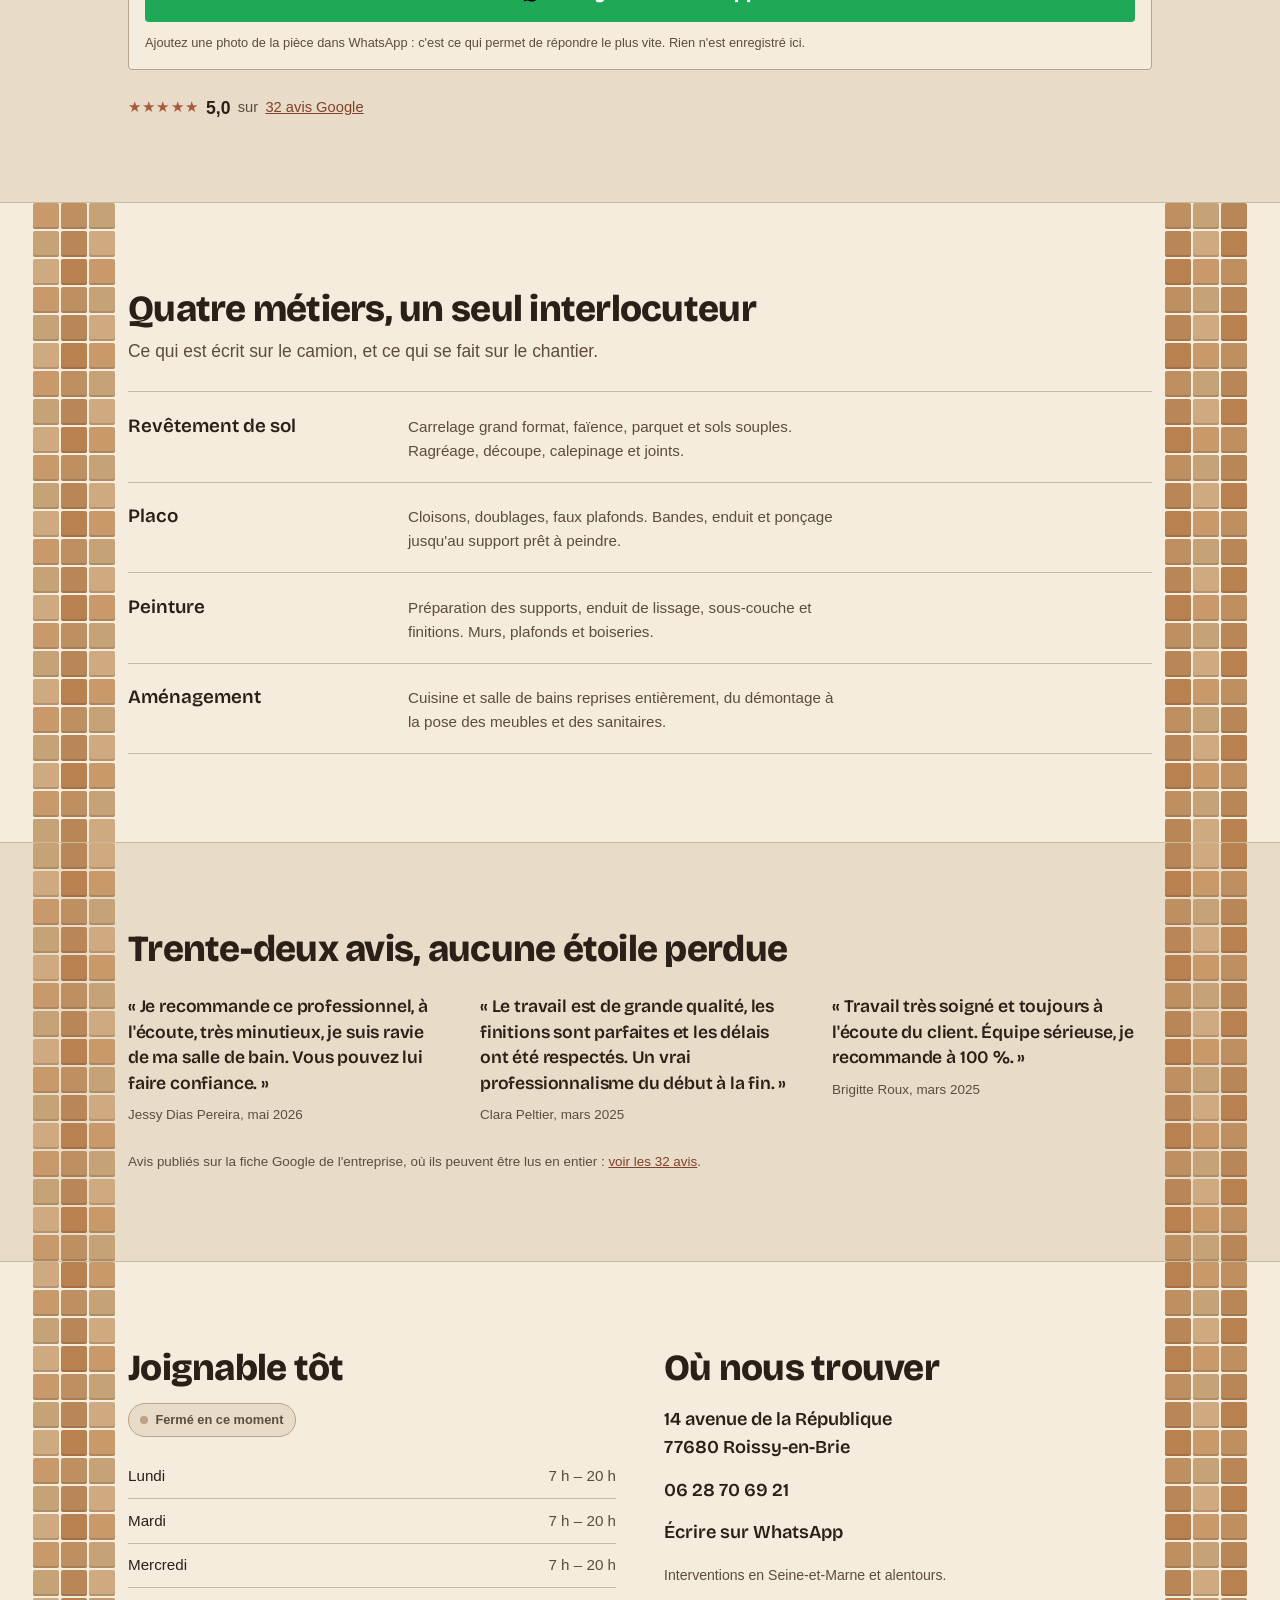
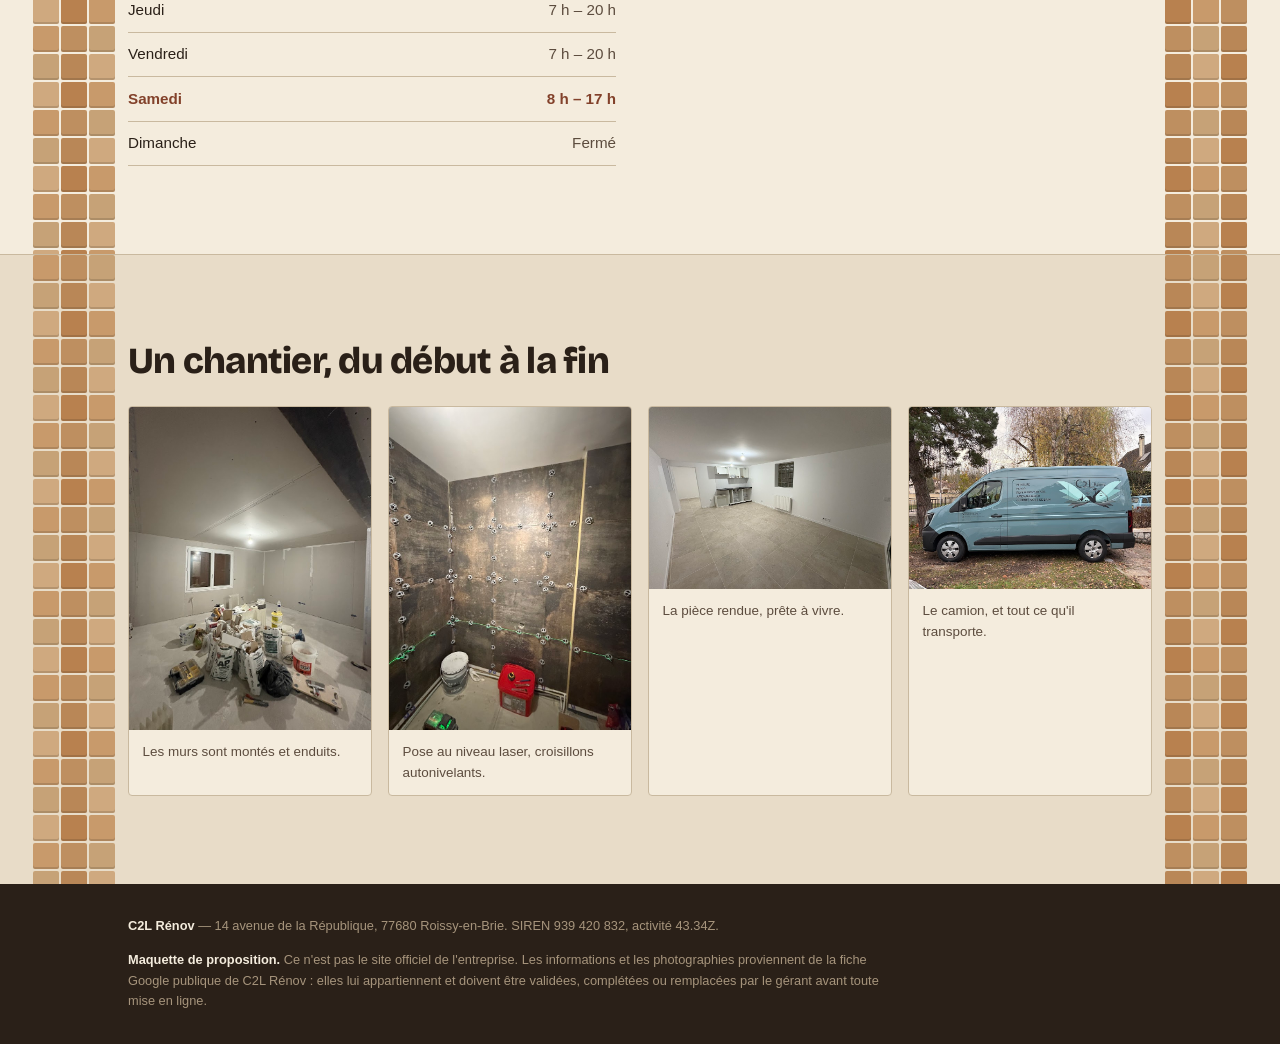
<file: c2l-renov/index.html>
<!DOCTYPE html>
<html lang="fr">
<head>
<meta charset="utf-8">
<meta name="viewport" content="width=device-width, initial-scale=1, viewport-fit=cover">
<meta name="robots" content="noindex, nofollow, noarchive">
<meta name="theme-color" content="#E8DCC8">
<title>C2L Rénov — Carreleur, plaquiste et peintre à Roissy-en-Brie</title>
<meta name="description" content="Carrelage, placo, peinture et revêtements de sol en Seine-et-Marne. Dites en deux touches ce que vous voulez refaire, le message part sur WhatsApp déjà écrit.">
<meta property="og:type" content="website">
<meta property="og:locale" content="fr_FR">
<meta property="og:site_name" content="C2L Rénov">
<meta property="og:title" content="C2L Rénov — Du vieux sol au carrelage posé">
<meta property="og:description" content="Carreleur, plaquiste et peintre à Roissy-en-Brie. 5,0 sur 32 avis Google.">
<meta property="og:url" content="https://ok-marketing.github.io/c2l-renov/">
<link rel="icon" href="data:image/svg+xml,<svg xmlns=%22http://www.w3.org/2000/svg%22 viewBox=%220 0 100 100%22><rect width=%22100%22 height=%22100%22 fill=%22%232A2018%22/><rect x=%2214%22 y=%2214%22 width=%2234%22 height=%2234%22 fill=%22%23C98A5E%22/><rect x=%2252%22 y=%2252%22 width=%2234%22 height=%2234%22 fill=%22%23C98A5E%22/></svg>">
<link rel="preconnect" href="https://fonts.googleapis.com">
<link rel="preconnect" href="https://fonts.gstatic.com" crossorigin>
<link rel="stylesheet" href="https://fonts.googleapis.com/css2?family=Bricolage+Grotesque:opsz,wght@12..96,600;12..96,800&display=swap">
<link rel="stylesheet" href="styles.css?v=7">
<script>
  document.documentElement.classList.add('js');
  if ('scrollRestoration' in history) history.scrollRestoration = 'manual';
  setTimeout(function () {
    if (!window.pagePrete) document.documentElement.classList.remove('js');
  }, 2500);
</script>
</head>
<body>

<div class="maquette" role="note">
  <span class="maquette-puce"></span>
  <strong>Maquette</strong>
  <span class="maquette-txt">Page privée, non référencée — ce n'est pas le site officiel.</span>
</div>

<header class="entete">
  <div class="bande entete-in">
    <a class="marque" href="#haut">
      <span class="marque-signe" aria-hidden="true"><i></i><i></i></span>
      <span class="marque-nom">C2L&nbsp;Rénov</span>
    </a>
    <a class="tel-haut" href="tel:+33628706921">06 28 70 69 21</a>
  </div>
</header>

<main id="haut">

  <section class="ouverture">
    <div class="bande">
      <p class="situe">Carreleur, plaquiste et peintre — Roissy-en-Brie, Seine-et-Marne</p>
      <h1 class="titre">Du vieux sol<br>au carrelage posé.</h1>
      <p class="intro">Dépose, ragréage, encollage, pose&nbsp;— et les murs avec. Une seule entreprise du premier coup de burin au dernier joint&nbsp;: vous n'avez pas trois artisans à faire venir.</p>
    </div>

    <!-- ================= la pièce qui se refait toute seule ================= -->
    <div class="bande">
      <div class="mur-cadre">
        <svg class="piece" viewBox="0 0 600 420" role="img"
             aria-label="Une pièce en perspective : le vieux carrelage est déposé, le sol ragréé, encollé, puis le carrelage neuf est posé rang par rang, du fond vers l'entrée">
          <defs>
            <linearGradient id="gMurV" x1="0" y1="0" x2="0" y2="1">
              <stop offset="0%" stop-color="#C6B195"/>
              <stop offset="100%" stop-color="#A98F6F"/>
            </linearGradient>
            <linearGradient id="gMurN" x1="0" y1="0" x2="0" y2="1">
              <stop offset="0%" stop-color="#F6EEE0"/>
              <stop offset="100%" stop-color="#E7DAC4"/>
            </linearGradient>
            <linearGradient id="gChape" x1="0" y1="0" x2="0" y2="1">
              <stop offset="0%" stop-color="#9E9384"/>
              <stop offset="100%" stop-color="#B6AB9A"/>
            </linearGradient>
            <linearGradient id="gRagreage" x1="0" y1="0" x2="0" y2="1">
              <stop offset="0%" stop-color="#C4BBAC"/>
              <stop offset="100%" stop-color="#D6CDBE"/>
            </linearGradient>
            <linearGradient id="gJour2" x1="0" y1="0" x2="1" y2="1">
              <stop offset="0%" stop-color="#FFFFFF" stop-opacity=".3"/>
              <stop offset="60%" stop-color="#FFFFFF" stop-opacity="0"/>
            </linearGradient>
            <linearGradient id="gLustre" x1="0" y1="0" x2="1" y2="0">
              <stop offset="0%" stop-color="#FFFFFF" stop-opacity="0"/>
              <stop offset="45%" stop-color="#FFFFFF" stop-opacity=".62"/>
              <stop offset="60%" stop-color="#FFF6E6" stop-opacity=".38"/>
              <stop offset="100%" stop-color="#FFFFFF" stop-opacity="0"/>
            </linearGradient>
            <clipPath id="capSol">
              <polygon points="40,400 560,400 400,250 200,250"/>
            </clipPath>
          </defs>

          <polygon points="40,58 560,58 400,120 200,120" fill="#B7A488"/>

          <polygon class="mur-v" points="200,120 400,120 400,250 200,250" fill="url(#gMurV)"/>
          <polygon class="mur-v" points="40,58 200,120 200,250 40,400" fill="#B49C7C"/>
          <polygon class="mur-v" points="560,58 400,120 400,250 560,400" fill="#BCA485"/>

          <g class="fissures" stroke="#6E5B45" fill="none" stroke-linecap="round">
            <path d="M262 120 l10 40 l-14 32 l16 34 l-8 24" stroke-width="3.4"/>
            <path d="M268 168 l24 14" stroke-width="2"/>
            <path d="M118 108 l14 52 l-16 46 l18 54" stroke-width="3"/>
            <path d="M470 138 l-12 44 l16 40" stroke-width="2.6"/>
          </g>

          <g class="murs-n">
            <polygon points="200,120 400,120 400,250 200,250" fill="url(#gMurN)"/>
            <polygon points="40,58 200,120 200,250 40,400" fill="#EDE3D2"/>
            <polygon points="560,58 400,120 400,250 560,400" fill="#F1E8D8"/>
          </g>

          <polyline points="40,400 200,250 400,250 560,400" fill="none" stroke="#B3A08E" stroke-width="2"/>

          <g clip-path="url(#capSol)">
            <polygon points="40,400 560,400 400,250 200,250" fill="url(#gChape)"/>
            <g class="vieux-sol"></g>
            <polygon class="ragreage" points="40,400 560,400 400,250 200,250" fill="url(#gRagreage)"/>
            <g class="colle"></g>
            <g class="carreaux"></g>
            <rect class="lustre" x="-190" y="246" width="170" height="160" fill="url(#gLustre)"/>
          </g>

          <g class="croisillons" fill="#8FA0B4"></g>

          <g class="brillances" fill="#FFFFFF">
            <path class="brille b1" d="M0 -13 L3.4 -3.4 L13 0 L3.4 3.4 L0 13 L-3.4 3.4 L-13 0 L-3.4 -3.4 Z"/>
            <path class="brille b2" d="M0 -9 L2.4 -2.4 L9 0 L2.4 2.4 L0 9 L-2.4 2.4 L-9 0 L-2.4 -2.4 Z"/>
            <path class="brille b3" d="M0 -11 L2.9 -2.9 L11 0 L2.9 2.9 L0 11 L-2.9 2.9 L-11 0 L-2.9 -2.9 Z"/>
          </g>

          <g class="lisseuse">
            <rect x="-58" y="-7" width="116" height="14" rx="3" fill="#C9CDD2" stroke="#8A9099" stroke-width="1.6"/>
            <rect x="-16" y="-26" width="32" height="20" rx="6" fill="#3A2C1E"/>
          </g>
          <g class="peigne">
            <rect x="-46" y="-6" width="92" height="12" rx="2" fill="#C9CDD2" stroke="#8A9099" stroke-width="1.6"/>
            <path d="M-44 6 v9 M-34 6 v9 M-24 6 v9 M-14 6 v9 M-4 6 v9 M6 6 v9 M16 6 v9 M26 6 v9 M36 6 v9"
                  stroke="#8A9099" stroke-width="3"/>
            <rect x="-14" y="-24" width="28" height="18" rx="5" fill="#3A2C1E"/>
          </g>
          <g class="gravats" fill="#7C6B55"></g>

          <polygon points="40,58 560,58 560,400 40,400" fill="url(#gJour2)" pointer-events="none"/>

          <g class="etapes">
            <text class="etape e1" x="300" y="404">ÉTAT D'ORIGINE</text>
            <text class="etape e2" x="300" y="404">DÉPOSE</text>
            <text class="etape e3" x="300" y="404">RAGRÉAGE</text>
            <text class="etape e4" x="300" y="404">ENCOLLAGE</text>
            <text class="etape e5" x="300" y="404">POSE</text>
            <text class="etape e6" x="300" y="404">PIÈCE FINIE</text>
          </g>
        </svg>
      </div>
    </div>

    <!-- ================= les choix ================= -->
    <div class="bande">
      <div class="choix">
        <fieldset class="jeu">
          <legend>Quelle pièce&nbsp;?</legend>
          <div class="puces" data-jeu="piece">
            <button type="button" class="puce" data-v="sdb" data-libelle="Salle de bains" aria-pressed="true">Salle de bains</button>
            <button type="button" class="puce" data-v="cuisine" data-libelle="Cuisine" aria-pressed="false">Cuisine</button>
            <button type="button" class="puce" data-v="sejour" data-libelle="Séjour" aria-pressed="false">Séjour</button>
            <button type="button" class="puce" data-v="entree" data-libelle="Entrée, couloir" aria-pressed="false">Entrée</button>
            <button type="button" class="puce" data-v="appart" data-libelle="Tout l'appartement" aria-pressed="false">Tout l'appart</button>
          </div>
        </fieldset>

        <fieldset class="jeu">
          <legend>À refaire&nbsp;?</legend>
          <div class="puces" data-jeu="travail">
            <button type="button" class="puce" data-v="carrelage" data-libelle="Carrelage" aria-pressed="true">Carrelage</button>
            <button type="button" class="puce" data-v="parquet" data-libelle="Parquet, sol souple" aria-pressed="false">Parquet</button>
            <button type="button" class="puce" data-v="peinture" data-libelle="Peinture" aria-pressed="false">Peinture</button>
            <button type="button" class="puce" data-v="placo" data-libelle="Placo, cloisons" aria-pressed="false">Placo</button>
            <button type="button" class="puce" data-v="tout" data-libelle="Rénovation complète" aria-pressed="false">Tout refaire</button>
          </div>
        </fieldset>

        <div class="sortie">
          <p class="sortie-txt" id="apercu"></p>
          <a class="bouton" id="lienWa" href="https://wa.me/33628706921" target="_blank" rel="noopener">
            <svg viewBox="0 0 24 24" aria-hidden="true"><path d="M12 2a10 10 0 0 0-8.5 15.2L2 22l4.9-1.4A10 10 0 1 0 12 2zm5.5 14.1c-.2.6-1.2 1.2-1.7 1.2-.5.1-1 .1-1.6-.1-.4-.1-.9-.3-1.5-.6a11 11 0 0 1-4.2-3.9c-.3-.5-.7-1.2-.7-2s.4-1.2.6-1.4c.2-.2.4-.3.6-.3h.4c.2 0 .4 0 .5.4l.7 1.7c0 .2 0 .3-.1.5l-.3.4-.2.2c-.1.1-.2.3 0 .5a8 8 0 0 0 3.5 3c.3.1.4.1.5-.1l.7-.8c.2-.2.3-.2.5-.1l1.6.8c.2.1.4.2.4.3z"/></svg>
            Envoyer sur WhatsApp
          </a>
          <p class="sortie-note">Ajoutez une photo de la pièce dans WhatsApp&nbsp;: c'est ce qui permet de répondre le plus vite. Rien n'est enregistré ici.</p>
        </div>
      </div>

      <p class="note-avis">
        <span class="etoiles" aria-hidden="true">★★★★★</span>
        <strong>5,0</strong> sur
        <a href="https://www.google.com/maps/search/?api=1&amp;query=C2L+R%C3%A9nov%2C+14+Av.+de+la+R%C3%A9publique%2C+77680+Roissy-en-Brie" target="_blank" rel="noopener">32 avis Google</a>
      </p>
    </div>
  </section>

  <!-- ================= les métiers ================= -->
  <section class="metiers">
    <div class="colonne colonne-g" aria-hidden="true"></div>
    <div class="colonne colonne-d" aria-hidden="true"></div>
    <div class="bande">
      <h2 class="titre-2">Quatre métiers, un seul interlocuteur</h2>
      <p class="sous">Ce qui est écrit sur le camion, et ce qui se fait sur le chantier.</p>
      <ul class="liste">
        <li>
          <h3>Revêtement de sol</h3>
          <p>Carrelage grand format, faïence, parquet et sols souples. Ragréage, découpe, calepinage et joints.</p>
        </li>
        <li>
          <h3>Placo</h3>
          <p>Cloisons, doublages, faux plafonds. Bandes, enduit et ponçage jusqu'au support prêt à peindre.</p>
        </li>
        <li>
          <h3>Peinture</h3>
          <p>Préparation des supports, enduit de lissage, sous-couche et finitions. Murs, plafonds et boiseries.</p>
        </li>
        <li>
          <h3>Aménagement</h3>
          <p>Cuisine et salle de bains reprises entièrement, du démontage à la pose des meubles et des sanitaires.</p>
        </li>
      </ul>
    </div>
  </section>

  <!-- ================= avis ================= -->
  <section class="avis">
    <div class="colonne colonne-g" aria-hidden="true"></div>
    <div class="colonne colonne-d" aria-hidden="true"></div>
    <div class="bande">
      <h2 class="titre-2">Trente-deux avis, aucune étoile perdue</h2>
      <div class="citations">
        <blockquote>
          <p>Je recommande ce professionnel, à l'écoute, très minutieux, je suis ravie de ma salle de bain. Vous pouvez lui faire confiance.</p>
          <cite>Jessy Dias Pereira, mai 2026</cite>
        </blockquote>
        <blockquote>
          <p>Le travail est de grande qualité, les finitions sont parfaites et les délais ont été respectés. Un vrai professionnalisme du début à la fin.</p>
          <cite>Clara Peltier, mars 2025</cite>
        </blockquote>
        <blockquote>
          <p>Travail très soigné et toujours à l'écoute du client. Équipe sérieuse, je recommande à 100&nbsp;%.</p>
          <cite>Brigitte Roux, mars 2025</cite>
        </blockquote>
      </div>
      <p class="source-avis">Avis publiés sur la fiche Google de l'entreprise, où ils peuvent être lus en entier&nbsp;: <a href="https://www.google.com/maps/search/?api=1&amp;query=C2L+R%C3%A9nov%2C+14+Av.+de+la+R%C3%A9publique%2C+77680+Roissy-en-Brie" target="_blank" rel="noopener">voir les 32 avis</a>.</p>
    </div>
  </section>

  <!-- ================= infos ================= -->
  <section class="infos">
    <div class="colonne colonne-g" aria-hidden="true"></div>
    <div class="colonne colonne-d" aria-hidden="true"></div>
    <div class="bande infos-in">
      <div>
        <h2 class="titre-2">Joignable tôt</h2>
        <p class="etat" id="etat"><i></i><span id="etatTxt">Horaires de l'entreprise</span></p>
        <table class="heures" id="heures">
          <tbody>
            <tr data-j="1"><th scope="row">Lundi</th><td>7 h – 20 h</td></tr>
            <tr data-j="2"><th scope="row">Mardi</th><td>7 h – 20 h</td></tr>
            <tr data-j="3"><th scope="row">Mercredi</th><td>7 h – 20 h</td></tr>
            <tr data-j="4"><th scope="row">Jeudi</th><td>7 h – 20 h</td></tr>
            <tr data-j="5"><th scope="row">Vendredi</th><td>7 h – 20 h</td></tr>
            <tr data-j="6"><th scope="row">Samedi</th><td>8 h – 17 h</td></tr>
            <tr data-j="0"><th scope="row">Dimanche</th><td>Fermé</td></tr>
          </tbody>
        </table>
      </div>

      <div>
        <h2 class="titre-2">Où nous trouver</h2>
        <ul class="coord">
          <li>
            <a href="https://www.google.com/maps/search/?api=1&amp;query=C2L+R%C3%A9nov%2C+14+Av.+de+la+R%C3%A9publique%2C+77680+Roissy-en-Brie" target="_blank" rel="noopener">14 avenue de la République<br>77680 Roissy-en-Brie</a>
          </li>
          <li><a href="tel:+33628706921">06 28 70 69 21</a></li>
          <li><a href="https://wa.me/33628706921" target="_blank" rel="noopener">Écrire sur WhatsApp</a></li>
        </ul>
        <p class="zone">Interventions en Seine-et-Marne et alentours.</p>
      </div>
    </div>
  </section>

  <!-- ================= photos ================= -->
  <section class="travaux">
    <div class="colonne colonne-g" aria-hidden="true"></div>
    <div class="colonne colonne-d" aria-hidden="true"></div>
    <div class="bande">
      <h2 class="titre-2">Un chantier, du début à la fin</h2>
      <div class="grille">
        <figure class="t1">
          <img src="photos/chantier.jpg" width="700" height="933" loading="lazy" decoding="async"
               alt="Pièce en cours de rénovation, murs enduits, sacs de plâtre et outils au sol">
          <figcaption>Les murs sont montés et enduits.</figcaption>
        </figure>
        <figure class="t2">
          <img src="photos/carrelage.jpg" width="700" height="933" loading="lazy" decoding="async"
               alt="Mur de salle de bains en cours de carrelage, grand format posé avec croisillons autonivelants">
          <figcaption>Pose au niveau laser, croisillons autonivelants.</figcaption>
        </figure>
        <figure class="t3">
          <img src="photos/livre.jpg" width="900" height="675" loading="lazy" decoding="async"
               alt="Pièce terminée, murs blancs et sol carrelé grand format">
          <figcaption>La pièce rendue, prête à vivre.</figcaption>
        </figure>
        <figure class="t4">
          <img src="photos/camion.jpg" width="900" height="675" loading="lazy" decoding="async"
               alt="Camion de l'entreprise C2L Rénov, portant la liste des métiers">
          <figcaption>Le camion, et tout ce qu'il transporte.</figcaption>
        </figure>
      </div>
    </div>
  </section>

</main>

<footer class="pied">
  <div class="bande">
    <p><strong>C2L Rénov</strong> — 14 avenue de la République, 77680 Roissy-en-Brie. SIREN 939&nbsp;420&nbsp;832, activité 43.34Z.</p>
    <p class="pied-note"><strong>Maquette de proposition.</strong> Ce n'est pas le site officiel de l'entreprise. Les informations et les photographies proviennent de la fiche Google publique de C2L Rénov&nbsp;: elles lui appartiennent et doivent être validées, complétées ou remplacées par le gérant avant toute mise en ligne.</p>
  </div>
</footer>

<nav class="barre-bas" aria-label="Contact rapide">
  <a href="tel:+33628706921">
    <svg viewBox="0 0 24 24" fill="none" stroke="currentColor" stroke-width="2" stroke-linecap="round" aria-hidden="true"><path d="M22 16.9v3a2 2 0 0 1-2.2 2 19.8 19.8 0 0 1-8.6-3.1 19.5 19.5 0 0 1-6-6A19.8 19.8 0 0 1 2.1 4.2 2 2 0 0 1 4.1 2h3a2 2 0 0 1 2 1.7c.1 1 .4 1.9.7 2.8a2 2 0 0 1-.5 2.1L8.1 9.9a16 16 0 0 0 6 6l1.3-1.3a2 2 0 0 1 2.1-.4c.9.3 1.8.6 2.8.7a2 2 0 0 1 1.7 2z"/></svg>
    Appeler
  </a>
  <a class="bas-wa" href="#haut">
    <svg viewBox="0 0 24 24" fill="currentColor" aria-hidden="true"><path d="M12 2a10 10 0 0 0-8.5 15.2L2 22l4.9-1.4A10 10 0 1 0 12 2zm5.5 14.1c-.2.6-1.2 1.2-1.7 1.2-.5.1-1 .1-1.6-.1-.4-.1-.9-.3-1.5-.6a11 11 0 0 1-4.2-3.9c-.3-.5-.7-1.2-.7-2s.4-1.2.6-1.4c.2-.2.4-.3.6-.3h.4c.2 0 .4 0 .5.4l.7 1.7c0 .2 0 .3-.1.5l-.3.4-.2.2c-.1.1-.2.3 0 .5a8 8 0 0 0 3.5 3c.3.1.4.1.5-.1l.7-.8c.2-.2.3-.2.5-.1l1.6.8c.2.1.4.2.4.3z"/></svg>
    Décrire mon projet
  </a>
</nav>

<script src="app.js?v=8" defer></script>
</body>
</html>
</file>
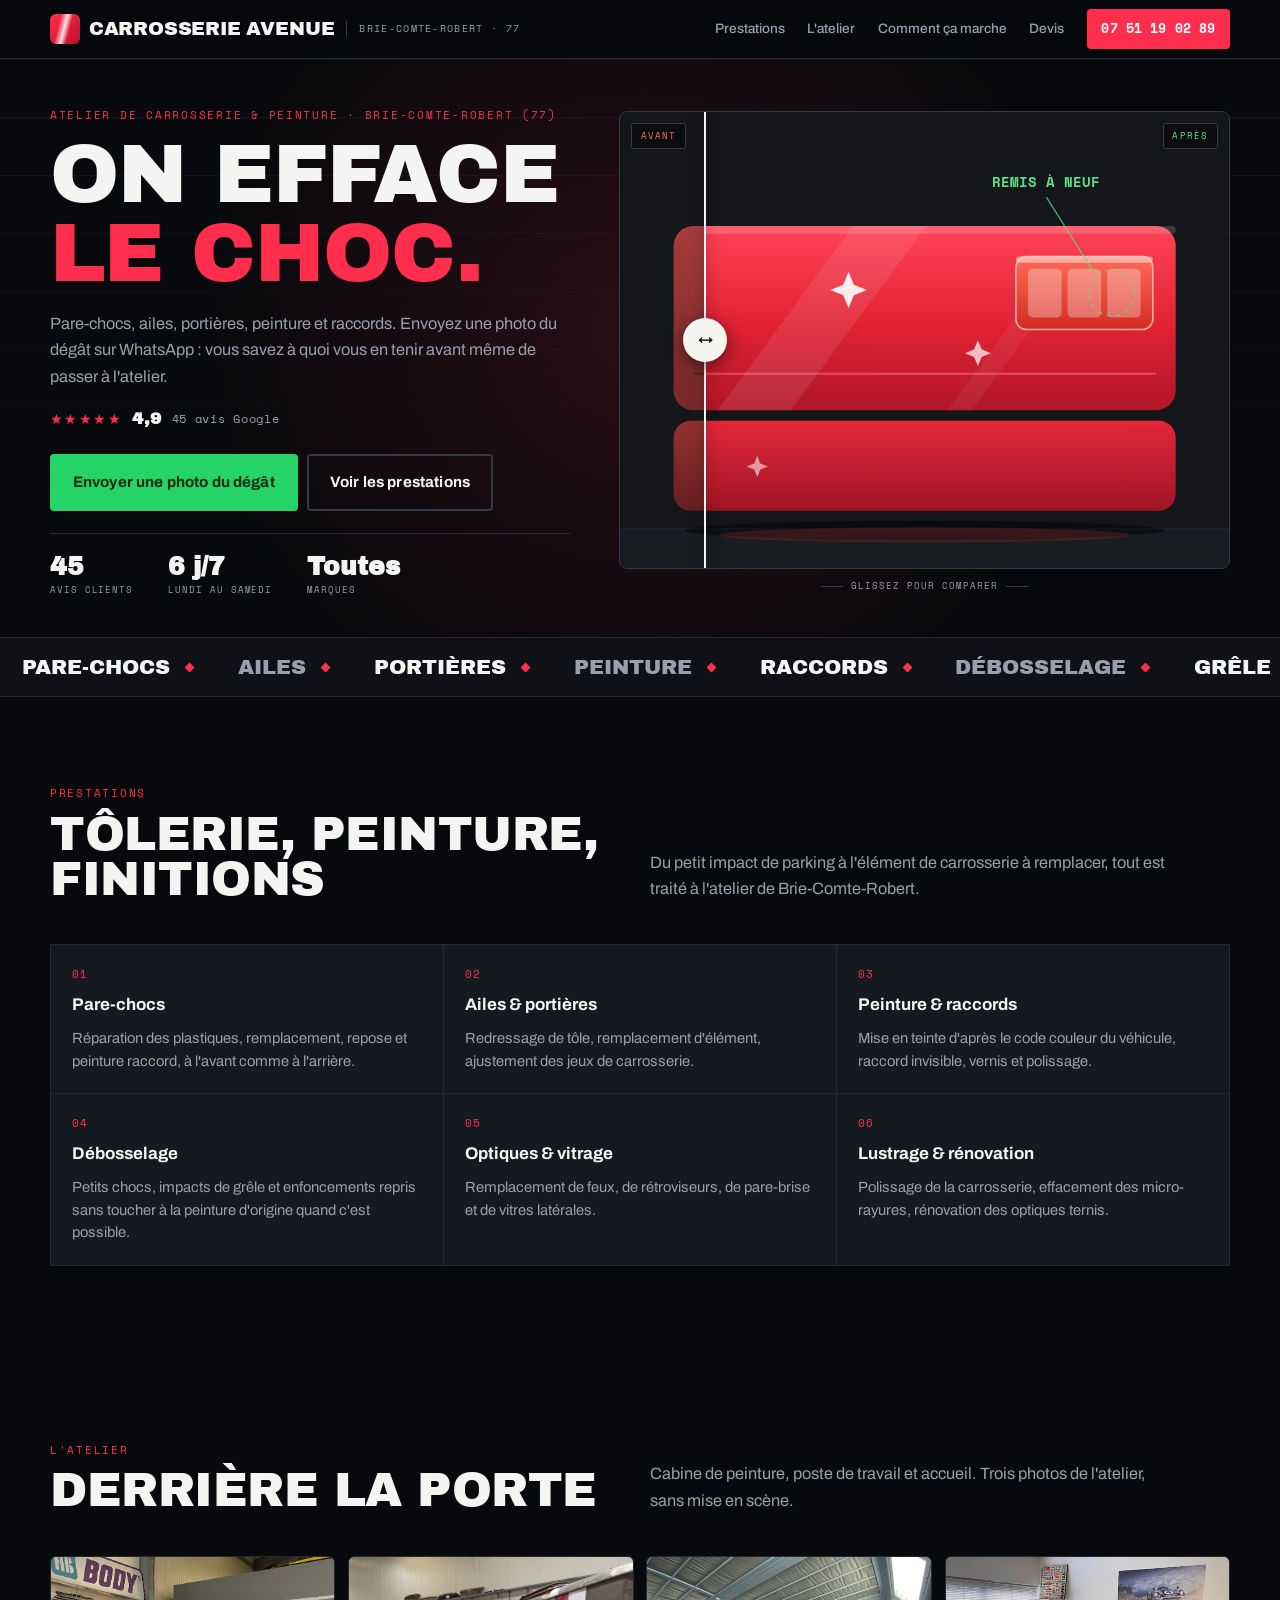
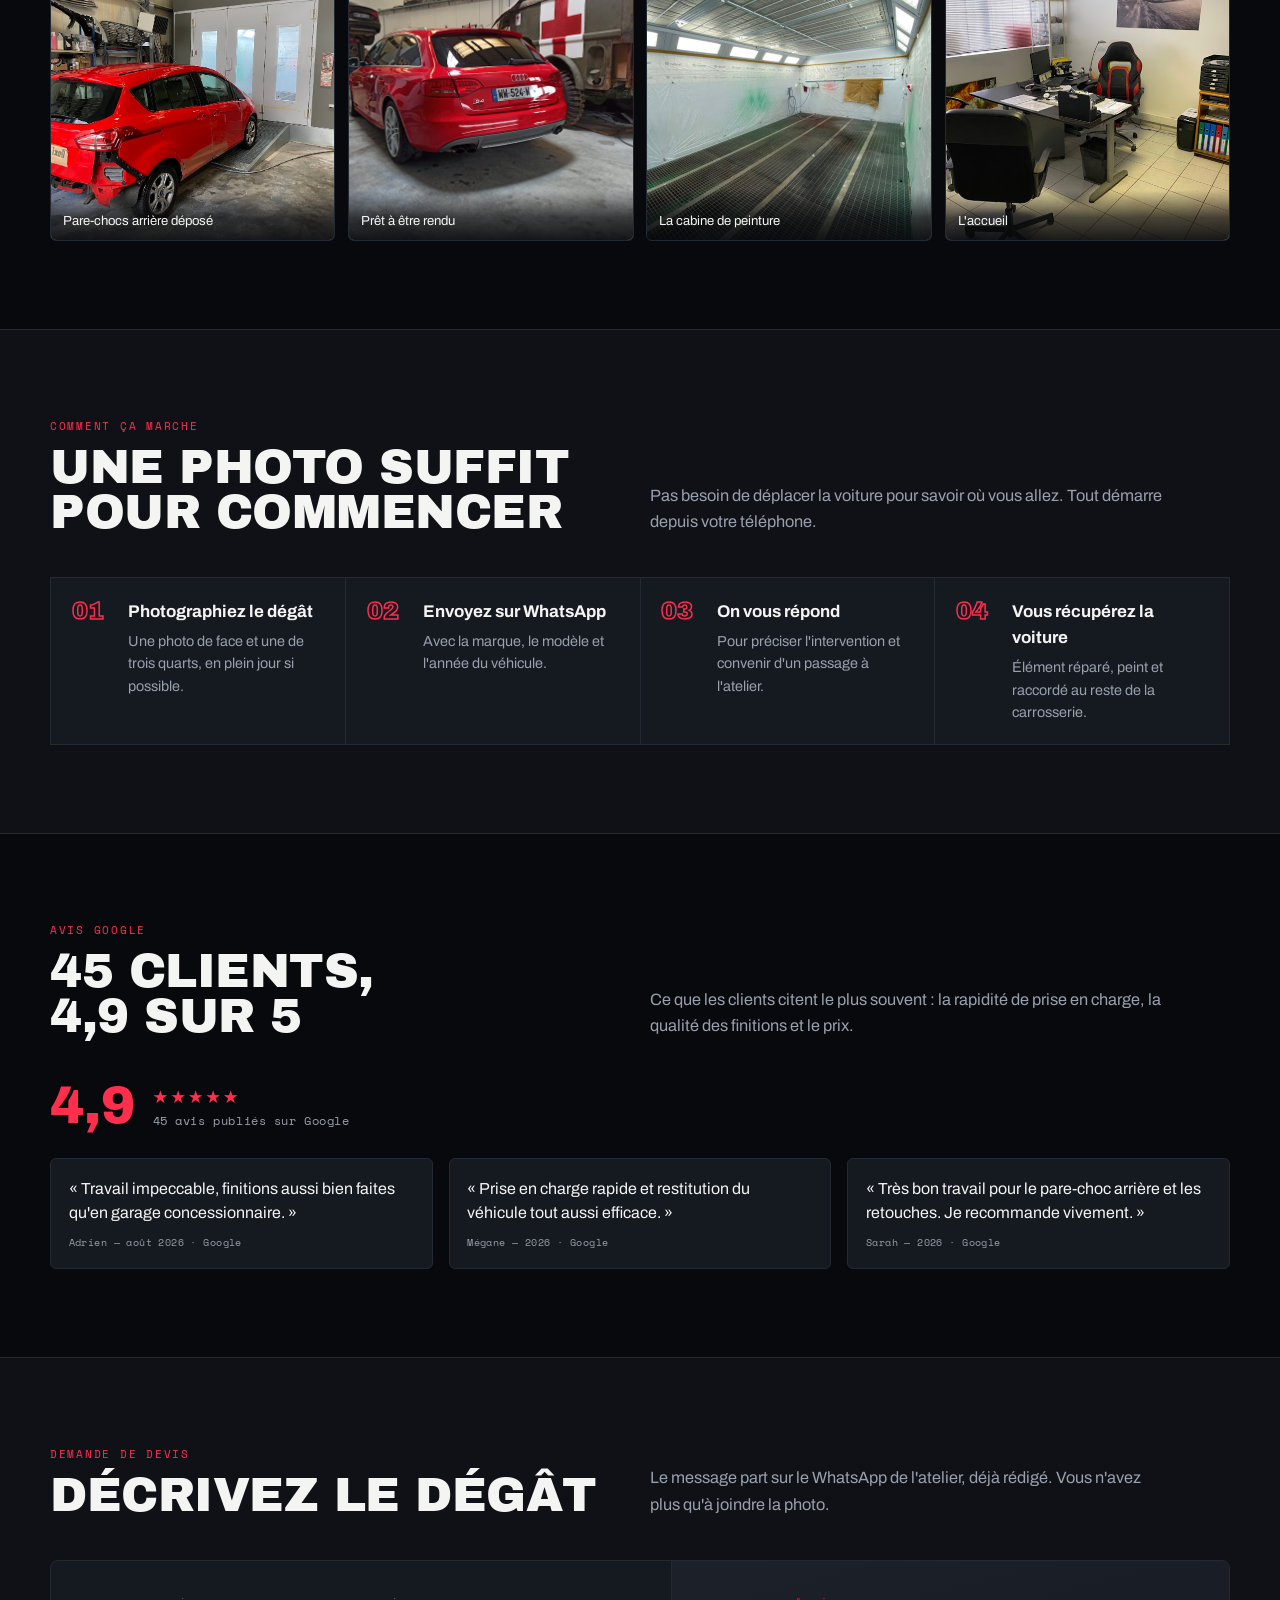
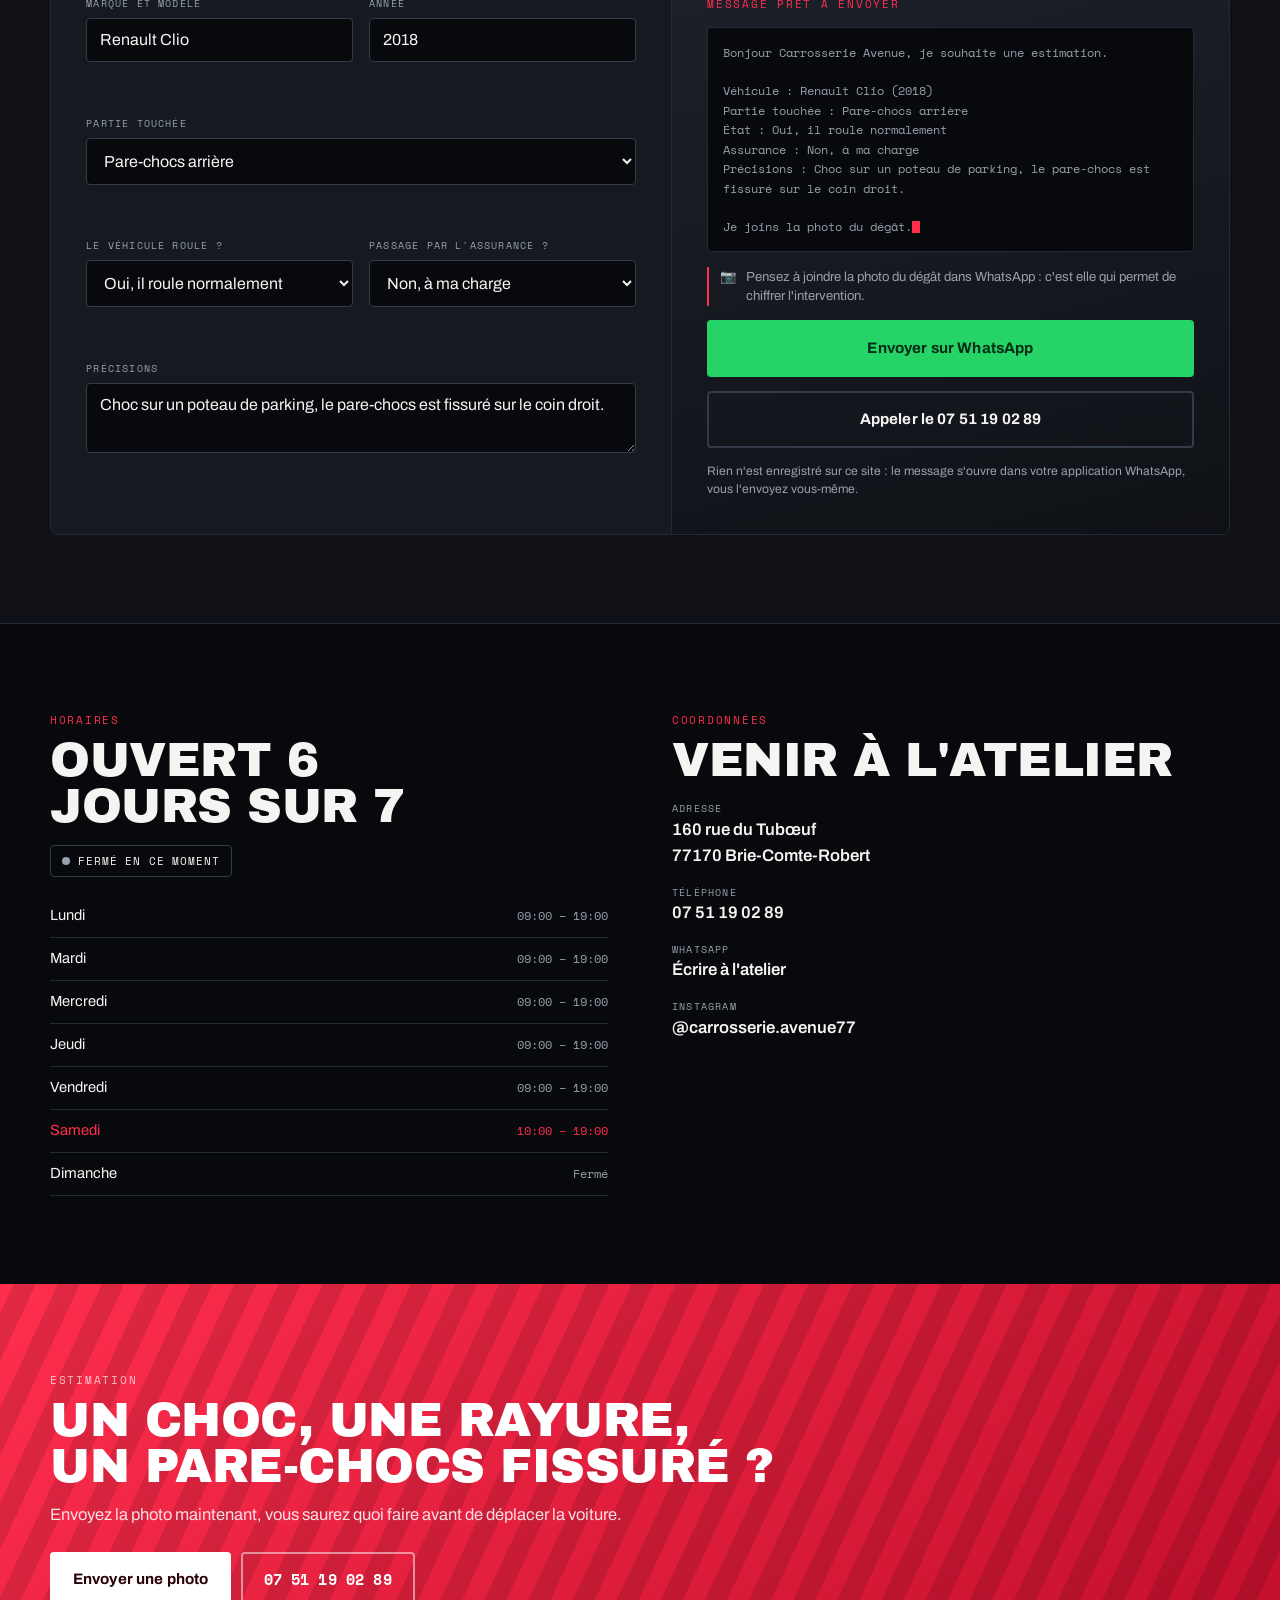
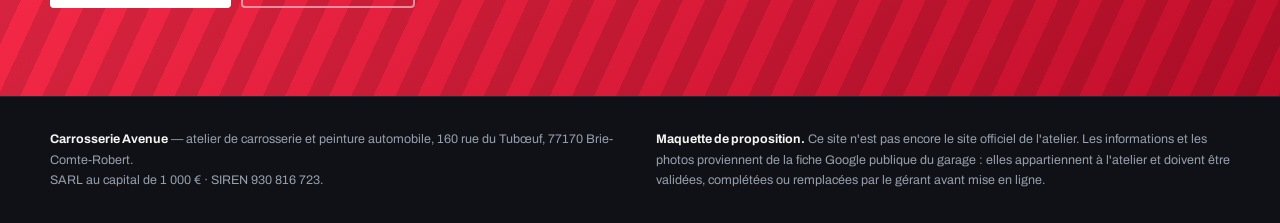
<file: carrosserie-avenue/index.html>
<!doctype html>
<html lang="fr">
<head>
<meta charset="utf-8">
<meta name="viewport" content="width=device-width,initial-scale=1">
<meta name="robots" content="noindex">
<title>Carrosserie Avenue — Carrosserie et peinture à Brie-Comte-Robert</title>
<meta name="description" content="Carrosserie Avenue, atelier de carrosserie et peinture à Brie-Comte-Robert (77) : pare-chocs, ailes, portières, peinture et raccords, débosselage. Envoyez une photo du dégât sur WhatsApp.">
<meta property="og:type" content="website">
<meta property="og:locale" content="fr_FR">
<meta property="og:site_name" content="Carrosserie Avenue">
<meta property="og:title" content="Carrosserie Avenue — Carrosserie et peinture à Brie-Comte-Robert">
<meta property="og:description" content="Une photo du dégât sur WhatsApp, une estimation en retour. 160 rue du Tubœuf, 77170 Brie-Comte-Robert.">
<meta property="og:url" content="https://ok-marketing.github.io/carrosserie-avenue/">
<link rel="icon" href="data:image/svg+xml,<svg xmlns=%22http://www.w3.org/2000/svg%22 viewBox=%220 0 100 100%22><text y=%22.9em%22 font-size=%2290%22>🎨</text></svg>">
<link rel="preconnect" href="https://fonts.googleapis.com">
<link rel="preconnect" href="https://fonts.gstatic.com" crossorigin>
<link rel="stylesheet" href="https://fonts.googleapis.com/css2?family=Archivo+Black&family=Archivo:wght@400;700&family=Space+Mono&display=swap">

<style>
/* =========================================================
   Carrosserie Avenue — mobile first
   ========================================================= */
:root{
  --ink:#08090C;
  --ink-2:#0F1116;
  --panel:#151920;
  --panel-2:#1C212A;
  --line:#242A34;
  --line-2:#333B48;
  --text:#F4F4F2;
  --muted:#98A0AD;
  --red:#FF2E4D;
  --red-deep:#C10E2B;
  --red-ink:#2A0009;
  --chrome:#8FA3BD;
  --wa:#25D366;
  --wa-ink:#042E15;
  --bar-h:0px;
}

*{box-sizing:border-box}
html{scroll-behavior:smooth;-webkit-text-size-adjust:100%}
body{
  margin:0;background:var(--ink);color:var(--text);
  font-family:"Archivo","Segoe UI",system-ui,sans-serif;
  font-size:16px;line-height:1.55;-webkit-font-smoothing:antialiased;
  overflow-x:hidden;padding-bottom:var(--bar-h);
}
p{margin:0}
a{color:var(--red)}
:focus-visible{outline:3px solid var(--red);outline-offset:3px}
.wrap{width:min(1180px,100% - 2rem);margin-inline:auto}
section{padding-block:3rem;position:relative}

h1,h2,.display{
  font-family:"Archivo Black","Archivo",sans-serif;font-weight:400;
  text-transform:uppercase;line-height:.95;letter-spacing:-.01em;margin:0;text-wrap:balance;
}
h1{font-size:clamp(2.4rem,10vw,5.2rem)}
h2{font-size:clamp(1.75rem,6.5vw,3rem)}
h3{font-family:"Archivo",sans-serif;font-size:1.06rem;font-weight:700;margin:0}
.eyebrow{
  font-family:"Space Mono",ui-monospace,monospace;font-size:.68rem;letter-spacing:.16em;
  text-transform:uppercase;color:var(--red);display:block;
}
.lead{font-size:1.02rem;color:var(--muted);line-height:1.62;max-width:58ch}
.mono{font-family:"Space Mono",ui-monospace,monospace;font-variant-numeric:tabular-nums}

#progress{
  position:fixed;top:0;left:0;height:3px;width:100%;z-index:60;
  background:linear-gradient(90deg,var(--red),#FF7A50);
  transform:scaleX(0);transform-origin:0 50%;
}

/* ---------------- header ---------------- */
header{
  position:sticky;top:0;z-index:50;background:rgba(8,9,12,.82);
  backdrop-filter:blur(14px);border-bottom:1px solid var(--line);
}
.bar{display:flex;align-items:center;gap:.7rem;min-height:58px}
.logo{display:flex;align-items:center;gap:.55rem;text-decoration:none;color:var(--text);min-width:0}
.logo-mark{
  width:30px;height:30px;flex:none;position:relative;border-radius:6px;overflow:hidden;
  background:linear-gradient(135deg,var(--red),var(--red-deep));
}
.logo-mark::after{
  content:"";position:absolute;inset:0;
  background:linear-gradient(105deg,transparent 30%,rgba(255,255,255,.85) 48%,transparent 62%);
  animation:sheen 4.5s ease-in-out infinite;
}
@keyframes sheen{0%,70%{transform:translateX(-120%)}85%,100%{transform:translateX(120%)}}
.logo-txt{
  font-family:"Archivo Black",sans-serif;font-size:1.02rem;letter-spacing:-.01em;
  text-transform:uppercase;line-height:1;
}
.tagline{display:none}
nav{margin-left:auto;display:flex;align-items:center;gap:1.4rem}
nav a.nl{display:none}

.btn{
  position:relative;display:inline-flex;align-items:center;justify-content:center;gap:.5rem;
  padding:.9rem 1.3rem;min-height:50px;font-family:"Archivo",sans-serif;font-size:.95rem;
  font-weight:700;letter-spacing:.01em;text-decoration:none;border:2px solid transparent;
  cursor:pointer;overflow:hidden;isolation:isolate;border-radius:4px;
  transition:color .25s ease,border-color .25s ease,transform .2s ease;
}
.btn::before{content:"";position:absolute;inset:0;z-index:-1;transform:translateX(-101%);transition:transform .38s cubic-bezier(.4,0,.2,1)}
.btn:hover::before{transform:translateX(0)}
.btn:active{transform:scale(.98)}
.btn-red{background:var(--red);color:#fff}
.btn-red::before{background:#FF5C74}
.btn-wa{background:var(--wa);color:var(--wa-ink)}
.btn-wa::before{background:#4DF08D}
.btn-ghost{border-color:var(--line-2);color:var(--text)}
.btn-ghost::before{background:var(--panel-2)}
.btn-ghost:hover{border-color:var(--red)}
.btn-sm{padding:.5rem .8rem;min-height:40px;font-size:.8rem}
.btn,.btn .mono{white-space:nowrap}
@media (max-width:400px){.btn-sm{font-size:.72rem;padding:.5rem .6rem}}

/* ---------------- hero ---------------- */
.hero{padding-top:1.8rem;padding-bottom:1.5rem;overflow:hidden}
.hero-bg{position:absolute;inset:0;overflow:hidden;pointer-events:none}
.hero-bg .glow{
  position:absolute;left:50%;top:-40%;width:130vw;height:130vw;max-width:1000px;max-height:1000px;
  transform:translateX(-50%);
  background:radial-gradient(circle,rgba(255,46,77,.13),rgba(255,46,77,0) 62%);
}
.hero-bg .grid{
  position:absolute;inset:0;opacity:.5;
  background-image:linear-gradient(var(--line) 1px,transparent 1px);
  background-size:100% 58px;
  mask-image:linear-gradient(#000,transparent 70%);
  -webkit-mask-image:linear-gradient(#000,transparent 70%);
}
.hero .wrap{position:relative;z-index:1}

.reveal-line{display:block;overflow:hidden}
.reveal-line span{display:block;transform:translateY(105%);animation:lineUp .8s cubic-bezier(.16,.84,.34,1) forwards}
.reveal-line:nth-child(1) span{animation-delay:.05s}
.reveal-line:nth-child(2) span{animation-delay:.15s}
@keyframes lineUp{to{transform:translateY(0)}}
h1 em{font-style:normal;color:var(--red)}

.fade-up{opacity:0;transform:translateY(14px);animation:fadeUp .75s cubic-bezier(.16,.84,.34,1) forwards}
.d1{animation-delay:.3s}.d2{animation-delay:.4s}.d3{animation-delay:.5s}.d4{animation-delay:.6s}
@keyframes fadeUp{to{opacity:1;transform:none}}

.hero h1{margin-top:.7rem}
.hero .lead{margin-top:.9rem}

.rate-row{
  display:flex;align-items:center;gap:.6rem;margin-top:1rem;
  font-family:"Space Mono",monospace;font-size:.74rem;letter-spacing:.06em;color:var(--muted);
}
.stars{color:var(--red);letter-spacing:.1em;font-size:.9rem}
.rate-row b{color:var(--text);font-family:"Archivo Black",sans-serif;font-size:1.05rem}

/* ---------------- comparateur avant / après ---------------- */
.shot-wrap{margin-top:1.4rem;position:relative}
.ba{
  position:relative;width:100%;aspect-ratio:4/3;overflow:hidden;border-radius:8px;
  border:1px solid var(--line-2);background:#14161A;touch-action:pan-y;
  -webkit-user-select:none;user-select:none;
}
.ba svg{position:absolute;inset:0;width:100%;height:100%;display:block}
.ba-after{clip-path:inset(0 0 0 var(--p,50%));transition:clip-path .85s cubic-bezier(.4,0,.2,1)}
.ba-div{
  position:absolute;top:0;bottom:0;left:var(--p,50%);width:2px;background:#F4F4F1;
  transform:translateX(-1px);pointer-events:none;box-shadow:0 0 14px rgba(0,0,0,.65);
  transition:left .85s cubic-bezier(.4,0,.2,1);
}
.ba-knob{
  position:absolute;top:50%;left:var(--p,50%);width:44px;height:44px;margin:-22px 0 0 -22px;
  border-radius:50%;background:#F4F4F1;color:#14161A;display:grid;place-items:center;
  font-size:.95rem;font-weight:700;pointer-events:none;box-shadow:0 4px 18px rgba(0,0,0,.55);
  transition:left .85s cubic-bezier(.4,0,.2,1);
}
.ba.drag .ba-after,.ba.drag .ba-div,.ba.drag .ba-knob{transition:none}
.ba-tag{
  position:absolute;top:.7rem;z-index:3;font-family:"Space Mono",monospace;font-size:.58rem;
  letter-spacing:.12em;text-transform:uppercase;padding:.3rem .55rem;border-radius:3px;
  background:rgba(8,9,12,.74);border:1px solid var(--line-2);
}
.ba-tag-l{left:.7rem;color:#FF6A5A}
.ba-tag-r{right:.7rem;color:#5FE08C}
.ba-range{
  position:absolute;inset:0;width:100%;height:100%;opacity:0;margin:0;z-index:4;
  cursor:ew-resize;-webkit-appearance:none;appearance:none;background:transparent;
}
.ba-hint{
  display:flex;align-items:center;justify-content:center;gap:.5rem;margin-top:.6rem;
  font-family:"Space Mono",monospace;font-size:.58rem;letter-spacing:.11em;
  text-transform:uppercase;color:var(--muted);
}
.ba-hint i{display:block;width:22px;height:1px;background:var(--line-2)}

/* ---------------- galerie atelier ---------------- */
.gal{display:grid;grid-template-columns:repeat(auto-fit,minmax(210px,1fr));gap:.8rem}
.gal figure{
  margin:0;position:relative;overflow:hidden;border-radius:6px;
  border:1px solid var(--line);aspect-ratio:1/1;
}
.gal img{
  width:100%;height:100%;object-fit:cover;display:block;
  transition:transform .6s cubic-bezier(.2,.7,.3,1);
}
.gal figure:hover img{transform:scale(1.06)}
.gal .pos-r{object-position:72% 50%}
.gal figcaption{
  position:absolute;left:0;right:0;bottom:0;padding:1.4rem .75rem .65rem;
  font-size:.82rem;color:var(--text);line-height:1.35;
  background:linear-gradient(0deg,rgba(8,9,12,.92),rgba(8,9,12,.7) 45%,transparent);
}

.hero-cta{display:grid;gap:.6rem;margin-top:1.4rem}
.hero-stats{
  display:grid;grid-template-columns:repeat(3,1fr);gap:.8rem;
  margin-top:1.4rem;padding-top:1.2rem;border-top:1px solid var(--line);
}
.hero-stats b{display:block;font-family:"Archivo Black",sans-serif;font-size:1.3rem;line-height:1.1}
.hero-stats small{
  display:block;font-family:"Space Mono",monospace;font-size:.58rem;letter-spacing:.1em;
  text-transform:uppercase;color:var(--muted);margin-top:.15rem;
}

/* ---------------- bandeau ---------------- */
.band{border-block:1px solid var(--line);background:var(--ink-2);overflow:hidden;padding-block:.8rem}
.band-track{display:flex;width:max-content;animation:slide 30s linear infinite}
.band:hover .band-track{animation-play-state:paused}
@keyframes slide{to{transform:translateX(-50%)}}
.band-item{
  font-family:"Archivo Black",sans-serif;font-size:1.05rem;text-transform:uppercase;
  padding-inline:1rem;white-space:nowrap;display:flex;align-items:center;gap:1rem;
}
.band-item::after{content:"";width:7px;height:7px;background:var(--red);transform:rotate(45deg);flex:none}
.band-item:nth-child(even){color:var(--muted)}

/* ---------------- titres de section ---------------- */
.head{margin-bottom:1.8rem}
.head h2{margin-top:.6rem}
.head .lead{margin-top:.8rem}

/* ---------------- prestations ---------------- */
.grid-svc{display:grid;gap:1px;background:var(--line);border:1px solid var(--line)}
.svc{
  background:var(--panel);padding:1.3rem;display:flex;flex-direction:column;gap:.55rem;
  position:relative;overflow:hidden;transition:background .35s ease;
}
.svc::before{
  content:"";position:absolute;left:0;top:0;bottom:0;width:3px;background:var(--red);
  transform:scaleY(0);transform-origin:0 0;transition:transform .4s cubic-bezier(.2,.7,.3,1);
}
.svc:hover{background:var(--panel-2)}
.svc:hover::before{transform:scaleY(1)}
.svc .n{font-family:"Space Mono",monospace;font-size:.68rem;color:var(--red);letter-spacing:.1em}
.svc p{font-size:.92rem;color:var(--muted)}

/* ---------------- étapes ---------------- */
.steps{background:var(--ink-2);border-block:1px solid var(--line)}
.step-list{display:grid;gap:1px;background:var(--line);border:1px solid var(--line)}
.step{
  background:var(--panel);padding:1.3rem;display:grid;grid-template-columns:2.6rem 1fr;
  gap:.9rem;align-items:start;
}
.step-n{
  font-family:"Archivo Black",sans-serif;font-size:1.5rem;color:transparent;line-height:1;
  -webkit-text-stroke:1.5px var(--red);
}
.step h3{margin-bottom:.3rem}
.step p{font-size:.9rem;color:var(--muted)}

/* ---------------- avis ---------------- */
.avis-top{display:flex;align-items:center;gap:1.1rem;margin-bottom:1.6rem}
.avis-score{font-family:"Archivo Black",sans-serif;font-size:3.2rem;line-height:1;color:var(--red)}
.avis-meta{font-family:"Space Mono",monospace;font-size:.72rem;color:var(--muted);letter-spacing:.05em}
.avis-list{display:grid;gap:1rem}
.avis{
  border:1px solid var(--line);background:var(--panel);padding:1.1rem;border-radius:6px;
  transition:border-color .35s ease,transform .35s ease;
}
.avis:hover{border-color:var(--red);transform:translateY(-3px)}
.avis q{font-size:1rem;line-height:1.5;quotes:"«\00a0" "\00a0»";display:block}
.avis footer{margin-top:.6rem;font-family:"Space Mono",monospace;font-size:.65rem;color:var(--muted);letter-spacing:.04em}

/* ---------------- devis ---------------- */
.devis{border:1px solid var(--line);background:var(--panel);border-radius:8px;overflow:hidden}
.devis-form{padding:1.3rem;display:grid;gap:1rem}
.devis-out{
  padding:1.3rem;display:grid;gap:.9rem;align-content:start;
  background:linear-gradient(165deg,var(--panel-2),var(--ink-2));border-top:1px solid var(--line);
}
.g2{display:grid;gap:1rem}
label{
  display:block;font-family:"Space Mono",monospace;font-size:.62rem;letter-spacing:.12em;
  text-transform:uppercase;color:var(--muted);margin-bottom:.4rem;
}
input[type=text],select,textarea{
  width:100%;padding:.8rem;font-family:inherit;font-size:16px;border-radius:4px;
  background:var(--ink);color:var(--text);border:1px solid var(--line-2);
  transition:border-color .25s ease,box-shadow .25s ease;
}
input:focus,select:focus,textarea:focus{outline:none;border-color:var(--red);box-shadow:0 0 0 3px rgba(255,46,77,.16)}
textarea{resize:vertical;min-height:4.4rem}
.preview{
  font-family:"Space Mono",monospace;font-size:.76rem;line-height:1.6;white-space:pre-wrap;
  background:var(--ink);border:1px solid var(--line);padding:.9rem;color:var(--muted);
  border-radius:4px;min-height:8rem;
}
.preview .caret{display:inline-block;width:8px;height:1em;background:var(--red);vertical-align:-2px;animation:blink2 1s steps(2) infinite}
@keyframes blink2{50%{opacity:0}}
.photo-note{
  display:flex;gap:.6rem;align-items:flex-start;font-size:.82rem;color:var(--muted);
  border-left:2px solid var(--red);padding-left:.7rem;line-height:1.5;
}

/* ---------------- infos ---------------- */
.infos{display:grid;gap:2.2rem}
.status{
  display:inline-flex;align-items:center;gap:.5rem;border:1px solid var(--line-2);border-radius:4px;
  padding:.42rem .7rem;font-family:"Space Mono",monospace;font-size:.66rem;letter-spacing:.08em;
  text-transform:uppercase;margin-top:1rem;
}
.status i{width:8px;height:8px;border-radius:50%;background:var(--muted);display:block;flex:none}
.status.open{border-color:rgba(59,229,124,.4);color:#3BE57C}
.status.open i{background:#3BE57C;animation:blink 1.8s ease-in-out infinite}
@keyframes blink{0%,100%{opacity:1}50%{opacity:.3}}
.hours{width:100%;border-collapse:collapse;margin-top:1.1rem}
.hours td{padding:.6rem 0;border-bottom:1px solid var(--line);font-size:.92rem}
.hours td:last-child{text-align:right;font-family:"Space Mono",monospace;font-size:.78rem;color:var(--muted)}
.hours tr.today td,.hours tr.today td:last-child{color:var(--red)}
.contact{display:grid;gap:1rem;margin-top:1.1rem}
.contact .k{
  font-family:"Space Mono",monospace;font-size:.62rem;letter-spacing:.12em;
  text-transform:uppercase;color:var(--muted);display:block;
}
.contact a{font-size:1.05rem;font-weight:600;text-decoration:none;color:var(--text);transition:color .25s ease}
.contact a:hover{color:var(--red)}

/* ---------------- cta ---------------- */
.cta{background:linear-gradient(135deg,var(--red),var(--red-deep));color:#fff;overflow:hidden;position:relative}
.cta::before{
  content:"";position:absolute;inset:-50%;opacity:.12;
  background:repeating-linear-gradient(115deg,#000 0 20px,transparent 20px 40px);
  animation:stripes 3s linear infinite;
}
@keyframes stripes{to{transform:translateX(40px)}}
.cta .wrap{position:relative;z-index:1}
.cta h2{color:#fff}
.cta p{color:rgba(255,255,255,.85);margin-top:.8rem}
.cta-row{display:grid;gap:.6rem;margin-top:1.5rem}
.btn-white{background:#fff;color:var(--red-ink)}
.btn-white::before{background:#FFE3E8}

footer.site{background:var(--ink-2);border-top:1px solid var(--line);padding-block:2rem;color:var(--muted);font-size:.78rem}
.foot{display:grid;gap:1.2rem}
.foot strong{color:var(--text)}
.foot p{line-height:1.65}

/* ---------------- barre mobile ---------------- */
.mbar{
  display:grid;grid-template-columns:1fr 1fr;gap:1px;
  position:fixed;left:0;right:0;bottom:0;z-index:70;
  background:var(--line);border-top:1px solid var(--line);
  padding-bottom:env(safe-area-inset-bottom);
}
.mbar a{
  display:flex;align-items:center;justify-content:center;gap:.5rem;min-height:60px;
  text-decoration:none;font-weight:700;font-size:.94rem;
}
.mbar .m-call{background:var(--panel);color:var(--text)}
.mbar .m-wa{background:var(--wa);color:var(--wa-ink)}
.mbar svg{width:18px;height:18px;flex:none}

/* ---------------- apparition ---------------- */
.js .r{opacity:0;transform:translateY(22px)}
.js .r.in{opacity:1;transform:none;transition:opacity .75s cubic-bezier(.16,.84,.34,1),transform .75s cubic-bezier(.16,.84,.34,1)}
.js .r.s1{transition-delay:.07s}.js .r.s2{transition-delay:.14s}.js .r.s3{transition-delay:.21s}

/* ================= >= 640px ================= */
@media (min-width:640px){
  body{font-size:16.5px}
  section{padding-block:4rem}
  .wrap{width:min(1180px,100% - 3rem)}
  .hero-cta{grid-auto-flow:column;justify-content:start}
  .cta-row{grid-auto-flow:column;justify-content:start}
  .g2{grid-template-columns:1fr 1fr}
  .grid-svc{grid-template-columns:1fr 1fr}
  .step-list{grid-template-columns:1fr 1fr}
  .avis-list{grid-template-columns:1fr 1fr}
  .hero-stats b{font-size:1.55rem}
  .foot{grid-template-columns:1fr 1fr;gap:2rem}
}

/* ================= >= 900px ================= */
@media (min-width:900px){
  section{padding-block:5.5rem}
  .mbar{display:none}
  .tagline{
    display:block;font-family:"Space Mono",monospace;font-size:.63rem;letter-spacing:.13em;
    text-transform:uppercase;color:var(--muted);border-left:1px solid var(--line-2);padding-left:.8rem;
  }
  .logo-txt{font-size:1.2rem}
  nav a.nl{display:block;font-size:.85rem;color:var(--muted);text-decoration:none;font-weight:500;position:relative}
  nav a.nl::after{
    content:"";position:absolute;left:0;bottom:-4px;width:100%;height:2px;background:var(--red);
    transform:scaleX(0);transform-origin:100% 50%;transition:transform .3s ease;
  }
  nav a.nl:hover{color:var(--text)}
  nav a.nl:hover::after{transform:scaleX(1);transform-origin:0 50%}

  .hero{padding-top:3rem;padding-bottom:2.5rem}
  .hero-grid{display:grid;grid-template-columns:.92fr 1.08fr;gap:3rem;align-items:center}
  .shot-wrap{margin-top:0}
  .hero .lead{margin-top:1.1rem}
  .hero-stats{grid-template-columns:repeat(3,auto);justify-content:start;gap:2.2rem}

  .head{display:grid;grid-template-columns:1fr 1.05fr;gap:3rem;align-items:end;margin-bottom:2.6rem}
  .head .lead{margin-top:0}
  .grid-svc{grid-template-columns:repeat(3,1fr)}
  .step-list{grid-template-columns:repeat(4,1fr)}
  .avis-list{grid-template-columns:repeat(3,1fr)}
  .devis{display:grid;grid-template-columns:1fr .9fr}
  .devis-form{padding:2.2rem}
  .devis-out{padding:2.2rem;border-top:0;border-left:1px solid var(--line)}
  .infos{grid-template-columns:1fr 1fr;gap:4rem}
  .band-item{font-size:1.3rem;padding-inline:1.4rem}
}

@media (max-width:899px){
  :root{--bar-h:calc(60px + env(safe-area-inset-bottom))}
}

@media (prefers-reduced-motion:reduce){
  html{scroll-behavior:auto}
  *,*::before,*::after{animation:none !important;transition-duration:.01ms !important}
  .js .r{opacity:1 !important;transform:none !important}
  .reveal-line span,.fade-up{transform:none !important;opacity:1 !important}
}
</style>
</head>
<body>

<script>document.documentElement.classList.add('js');</script>

<div id="progress"></div>

<header>
  <div class="wrap bar">
    <a class="logo" href="#top">
      <span class="logo-mark"></span>
      <span class="logo-txt">Carrosserie Avenue</span>
    </a>
    <span class="tagline">Brie-Comte-Robert · 77</span>
    <nav>
      <a class="nl" href="#prestations">Prestations</a>
      <a class="nl" href="#atelier">L'atelier</a>
      <a class="nl" href="#etapes">Comment ça marche</a>
      <a class="nl" href="#devis">Devis</a>
      <a class="btn btn-red btn-sm" href="tel:+33751190289"><span class="mono">07 51 19 02 89</span></a>
    </nav>
  </div>
</header>

<section class="hero" id="top">
  <div class="hero-bg"><div class="glow"></div><div class="grid"></div></div>
  <div class="wrap">
    <div class="hero-grid">
      <div>
        <span class="eyebrow fade-up">Atelier de carrosserie &amp; peinture · Brie-Comte-Robert (77)</span>
        <h1>
          <span class="reveal-line"><span>On efface</span></span>
          <span class="reveal-line"><span><em>le choc.</em></span></span>
        </h1>
        <p class="lead fade-up d1">Pare-chocs, ailes, portières, peinture et raccords. Envoyez une photo du dégât sur WhatsApp&nbsp;: vous savez à quoi vous en tenir avant même de passer à l'atelier.</p>

        <div class="rate-row fade-up d2">
          <span class="stars">★★★★★</span>
          <b>4,9</b>
          <span>45 avis Google</span>
        </div>

        <div class="hero-cta fade-up d3">
          <a class="btn btn-wa" href="https://wa.me/33751190289?text=Bonjour%2C%20je%20vous%20envoie%20une%20photo%20d%27un%20d%C3%A9g%C3%A2t%20sur%20ma%20voiture%20pour%20une%20estimation." target="_blank" rel="noopener">Envoyer une photo du dégât</a>
          <a class="btn btn-ghost" href="#prestations">Voir les prestations</a>
        </div>

        <div class="hero-stats fade-up d4">
          <div><b data-count="45">45</b><small>avis clients</small></div>
          <div><b>6 j/7</b><small>lundi au samedi</small></div>
          <div><b>Toutes</b><small>marques</small></div>
        </div>
      </div>

      <div class="shot-wrap fade-up d2">
        <div class="ba" id="ba">
          <span class="ba-tag ba-tag-l">Avant</span>
          <span class="ba-tag ba-tag-r">Après</span>

          <svg viewBox="0 0 800 600" role="img" aria-label="Aile arrière enfoncée, rayée, avec un feu fissuré et un pare-chocs craquelé">
            <defs>
              <linearGradient id="wingBad" x1="0" y1="0" x2="0" y2="1">
                <stop offset="0%" stop-color="#A83B3C"/><stop offset="100%" stop-color="#75282A"/>
              </linearGradient>
              <linearGradient id="bumpBad" x1="0" y1="0" x2="0" y2="1">
                <stop offset="0%" stop-color="#93312F"/><stop offset="100%" stop-color="#661F22"/>
              </linearGradient>
            </defs>

            <rect width="800" height="600" fill="#14161A"/>
            <rect y="548" width="800" height="52" fill="#191C21"/>
            <line y1="548" x2="800" y2="548" stroke="#22262C" stroke-width="2"/>
            <ellipse cx="400" cy="550" rx="316" ry="13" fill="#000" opacity=".45"/>

            <rect x="70" y="150" width="660" height="242" rx="26" fill="url(#wingBad)"/>
            <rect x="70" y="406" width="660" height="118" rx="22" fill="url(#bumpBad)"/>
            <line x1="96" y1="344" x2="704" y2="344" stroke="#5E2022" stroke-width="3" opacity=".8"/>

            <rect x="520" y="190" width="180" height="96" rx="14" fill="#B4322F" stroke="#5E2022" stroke-width="2"/>
            <g fill="#8E2724" opacity=".85">
              <rect x="536" y="206" width="44" height="64" rx="6"/>
              <rect x="588" y="206" width="44" height="64" rx="6"/>
              <rect x="640" y="206" width="44" height="64" rx="6"/>
            </g>

            <!-- enfoncement -->
            <ellipse cx="246" cy="256" rx="132" ry="84" fill="#5E1F22"/>
            <ellipse cx="246" cy="256" rx="95" ry="59" fill="#491719"/>
            <ellipse cx="242" cy="252" rx="52" ry="30" fill="#340F12"/>
            <path d="M158 232a132 84 0 0 1 176 -8" fill="none" stroke="#C4666A" stroke-width="3" opacity=".5"/>
            <g stroke="#280C0E" stroke-width="3.2" stroke-linecap="round">
              <path d="M246 256 128 204M246 256 146 306M246 256 246 170M246 256 352 212M246 256 360 300M246 256 232 338"/>
            </g>
            <path d="M214 242l30-10 16 16-26 14z" fill="#A2A8AF"/>
            <path d="M258 268l22 6-6 14-20-6z" fill="#8C9299"/>

            <!-- rayures profondes jusqu'au métal -->
            <g stroke="#E4E9EF" stroke-width="3.6" stroke-linecap="round">
              <path d="M120 368l150-14M126 380l176-16M142 356l104-10M160 388l120-12"/>
            </g>
            <path d="M186 362l72-8 4 12-74 8z" fill="#A2A8AF" opacity=".85"/>

            <!-- pare-chocs craquelé -->
            <path d="M206 406l18 34-13 26 21 30-8 28" fill="none" stroke="#180A0B" stroke-width="6" stroke-linejoin="round"/>
            <path d="M232 442l28 11-7 27-26-11z" fill="#101216"/>
            <path d="M206 406l18 34-13 26 21 30-8 28" fill="none" stroke="#7A282A" stroke-width="1.6"/>

            <!-- feu cassé -->
            <path d="M700 232v54h-78l32-28 16 8z" fill="#101216"/>
            <g stroke="#2A0E10" stroke-width="2.8" fill="none">
              <path d="M556 190l28 42-14 30 24 24"/>
              <path d="M636 190l-18 44 22 28"/>
            </g>

            <!-- annotations -->
            <g font-family="Space Mono, monospace" font-size="19" fill="#FF6A5A" font-weight="700">
              <circle cx="246" cy="256" r="38" fill="none" stroke="#FF6A5A" stroke-width="2.4" stroke-dasharray="6 6"/>
              <path d="M246 218 196 112" stroke="#FF6A5A" stroke-width="1.8"/>
              <text x="196" y="98" text-anchor="middle">ENFONCEMENT</text>

              <path d="M196 374 150 580" stroke="#FF6A5A" stroke-width="1.8"/>
              <text x="150" y="596" text-anchor="middle">RAYURES</text>

              <path d="M232 470 292 580" stroke="#FF6A5A" stroke-width="1.8"/>
              <text x="292" y="596" text-anchor="middle" font-size="15">PARE-CHOCS FENDU</text>

              <circle cx="646" cy="252" r="30" fill="none" stroke="#FF6A5A" stroke-width="2.4" stroke-dasharray="6 6"/>
              <path d="M646 222 634 112" stroke="#FF6A5A" stroke-width="1.8"/>
              <text x="634" y="98" text-anchor="middle">FEU FISSURÉ</text>
            </g>
          </svg>

          <svg class="ba-after" viewBox="0 0 800 600" role="img" aria-label="La même aile arrière réparée, peinte et polie, feu neuf et pare-chocs intact">
            <defs>
              <linearGradient id="wingOk" x1="0" y1="0" x2="0" y2="1">
                <stop offset="0%" stop-color="#FF4356"/><stop offset="55%" stop-color="#E02234"/>
                <stop offset="100%" stop-color="#B01727"/>
              </linearGradient>
              <linearGradient id="bumpOk" x1="0" y1="0" x2="0" y2="1">
                <stop offset="0%" stop-color="#E5273A"/><stop offset="100%" stop-color="#9E1524"/>
              </linearGradient>
              <linearGradient id="lampOk" x1="0" y1="0" x2="0" y2="1">
                <stop offset="0%" stop-color="#FF6B58"/><stop offset="100%" stop-color="#D42B22"/>
              </linearGradient>
            </defs>

            <rect width="800" height="600" fill="#14161A"/>
            <rect y="548" width="800" height="52" fill="#191C21"/>
            <line y1="548" x2="800" y2="548" stroke="#22262C" stroke-width="2"/>
            <ellipse cx="400" cy="550" rx="316" ry="13" fill="#000" opacity=".45"/>
            <ellipse cx="400" cy="556" rx="270" ry="10" fill="#FF3B4E" opacity=".16"/>

            <rect x="70" y="150" width="660" height="242" rx="26" fill="url(#wingOk)"/>
            <rect x="70" y="406" width="660" height="118" rx="22" fill="url(#bumpOk)"/>
            <line x1="96" y1="344" x2="704" y2="344" stroke="#FF8A96" stroke-width="2.5" opacity=".45"/>

            <polygon points="128,392 306,150 402,150 224,392" fill="#FFFFFF" opacity=".085"/>
            <polygon points="430,392 528,258 560,258 462,392" fill="#FFFFFF" opacity=".05"/>
            <rect x="70" y="150" width="660" height="10" rx="5" fill="#FFFFFF" opacity=".16"/>

            <rect x="520" y="190" width="180" height="96" rx="14" fill="url(#lampOk)" stroke="#FFB3A6" stroke-width="2"/>
            <g fill="#FFFFFF" opacity=".3">
              <rect x="536" y="206" width="44" height="64" rx="6"/>
              <rect x="588" y="206" width="44" height="64" rx="6"/>
              <rect x="640" y="206" width="44" height="64" rx="6"/>
            </g>
            <rect x="520" y="190" width="180" height="8" rx="4" fill="#FFFFFF" opacity=".45"/>

            <g fill="#FFFFFF">
              <path d="M300 210l7 17 17 7-17 7-7 17-7-17-17-7 17-7z" opacity=".9"/>
              <path d="M470 300l5 12 12 5-12 5-5 12-5-12-12-5 12-5z" opacity=".7"/>
              <path d="M180 452l4 10 10 4-10 4-4 10-4-10-10-4 10-4z" opacity=".55"/>
            </g>

            <g font-family="Space Mono, monospace" font-size="19" fill="#5FE08C" font-weight="700">
              <circle cx="646" cy="238" r="30" fill="none" stroke="#5FE08C" stroke-width="2.4" stroke-dasharray="6 6" opacity=".55"/>
              <text x="560" y="98" text-anchor="middle">REMIS À NEUF</text>
              <path d="M560 112 622 210" stroke="#5FE08C" stroke-width="1.8" opacity=".7"/>
            </g>
          </svg>

          <div class="ba-div"></div>
          <div class="ba-knob" aria-hidden="true">↔</div>
          <input class="ba-range" id="baRange" type="range" min="0" max="100" value="50"
                 aria-label="Comparer l'avant et l'après de la réparation">
        </div>
        <p class="ba-hint"><i></i> Glissez pour comparer <i></i></p>
      </div>
    </div>
  </div>
</section>

<div class="band"><div class="band-track" id="band"></div></div>

<section id="prestations">
  <div class="wrap">
    <div class="head r">
      <div>
        <span class="eyebrow">Prestations</span>
        <h2>Tôlerie, peinture, finitions</h2>
      </div>
      <p class="lead">Du petit impact de parking à l'élément de carrosserie à remplacer, tout est traité à l'atelier de Brie-Comte-Robert.</p>
    </div>

    <div class="grid-svc">
      <article class="svc r"><span class="n">01</span><h3>Pare-chocs</h3><p>Réparation des plastiques, remplacement, repose et peinture raccord, à l'avant comme à l'arrière.</p></article>
      <article class="svc r s1"><span class="n">02</span><h3>Ailes &amp; portières</h3><p>Redressage de tôle, remplacement d'élément, ajustement des jeux de carrosserie.</p></article>
      <article class="svc r s2"><span class="n">03</span><h3>Peinture &amp; raccords</h3><p>Mise en teinte d'après le code couleur du véhicule, raccord invisible, vernis et polissage.</p></article>
      <article class="svc r"><span class="n">04</span><h3>Débosselage</h3><p>Petits chocs, impacts de grêle et enfoncements repris sans toucher à la peinture d'origine quand c'est possible.</p></article>
      <article class="svc r s1"><span class="n">05</span><h3>Optiques &amp; vitrage</h3><p>Remplacement de feux, de rétroviseurs, de pare-brise et de vitres latérales.</p></article>
      <article class="svc r s2"><span class="n">06</span><h3>Lustrage &amp; rénovation</h3><p>Polissage de la carrosserie, effacement des micro-rayures, rénovation des optiques ternis.</p></article>
    </div>
  </div>
</section>

<section id="atelier">
  <div class="wrap">
    <div class="head r">
      <div>
        <span class="eyebrow">L'atelier</span>
        <h2>Derrière la porte</h2>
      </div>
      <p class="lead">Cabine de peinture, poste de travail et accueil. Trois photos de l'atelier, sans mise en scène.</p>
    </div>
    <div class="gal">
      <figure class="r">
        <img src="photos/atelier-reparation.jpg" width="1100" height="825" loading="lazy" decoding="async"
             alt="Véhicule rouge en cours de réparation, pare-chocs arrière déposé, devant la cabine de peinture">
        <figcaption>Pare-chocs arrière déposé</figcaption>
      </figure>
      <figure class="r s1">
        <img class="pos-r" src="photos/vehicule-fini.jpg" width="760" height="570" loading="lazy" decoding="async"
             alt="Break rouge lustré, prêt à être rendu à son propriétaire">
        <figcaption>Prêt à être rendu</figcaption>
      </figure>
      <figure class="r s1">
        <img src="photos/cabine-peinture.jpg" width="760" height="570" loading="lazy" decoding="async"
             alt="Cabine de peinture de l'atelier, bâchée et prête pour une mise en teinte">
        <figcaption>La cabine de peinture</figcaption>
      </figure>
      <figure class="r s2">
        <img src="photos/accueil.jpg" width="760" height="570" loading="lazy" decoding="async"
             alt="Bureau d'accueil de la carrosserie">
        <figcaption>L'accueil</figcaption>
      </figure>
    </div>
  </div>
</section>

<section class="steps" id="etapes">
  <div class="wrap">
    <div class="head r">
      <div>
        <span class="eyebrow">Comment ça marche</span>
        <h2>Une photo suffit pour commencer</h2>
      </div>
      <p class="lead">Pas besoin de déplacer la voiture pour savoir où vous allez. Tout démarre depuis votre téléphone.</p>
    </div>

    <div class="step-list">
      <div class="step r"><span class="step-n">01</span><div><h3>Photographiez le dégât</h3><p>Une photo de face et une de trois quarts, en plein jour si possible.</p></div></div>
      <div class="step r s1"><span class="step-n">02</span><div><h3>Envoyez sur WhatsApp</h3><p>Avec la marque, le modèle et l'année du véhicule.</p></div></div>
      <div class="step r s2"><span class="step-n">03</span><div><h3>On vous répond</h3><p>Pour préciser l'intervention et convenir d'un passage à l'atelier.</p></div></div>
      <div class="step r s3"><span class="step-n">04</span><div><h3>Vous récupérez la voiture</h3><p>Élément réparé, peint et raccordé au reste de la carrosserie.</p></div></div>
    </div>
  </div>
</section>

<section id="avis">
  <div class="wrap">
    <div class="head r">
      <div>
        <span class="eyebrow">Avis Google</span>
        <h2>45 clients, 4,9 sur 5</h2>
      </div>
      <p class="lead">Ce que les clients citent le plus souvent&nbsp;: la rapidité de prise en charge, la qualité des finitions et le prix.</p>
    </div>

    <div class="avis-top r">
      <span class="avis-score">4,9</span>
      <div>
        <div class="stars" style="font-size:1.1rem">★★★★★</div>
        <div class="avis-meta">45 avis publiés sur Google</div>
      </div>
    </div>

    <div class="avis-list">
      <div class="avis r"><q>Travail impeccable, finitions aussi bien faites qu'en garage concessionnaire.</q><footer>Adrien — août 2026 · Google</footer></div>
      <div class="avis r s1"><q>Prise en charge rapide et restitution du véhicule tout aussi efficace.</q><footer>Mégane — 2026 · Google</footer></div>
      <div class="avis r s2"><q>Très bon travail pour le pare-choc arrière et les retouches. Je recommande vivement.</q><footer>Sarah — 2026 · Google</footer></div>
    </div>
  </div>
</section>

<section id="devis" style="background:var(--ink-2);border-block:1px solid var(--line)">
  <div class="wrap">
    <div class="head r">
      <div>
        <span class="eyebrow">Demande de devis</span>
        <h2>Décrivez le dégât</h2>
      </div>
      <p class="lead">Le message part sur le WhatsApp de l'atelier, déjà rédigé. Vous n'avez plus qu'à joindre la photo.</p>
    </div>

    <div class="devis r">
      <div class="devis-form">
        <div class="g2">
          <div>
            <label for="marque">Marque et modèle</label>
            <input type="text" id="marque" value="Renault Clio" autocomplete="off">
          </div>
          <div>
            <label for="annee">Année</label>
            <input type="text" id="annee" value="2018" inputmode="numeric" autocomplete="off">
          </div>
        </div>
        <div>
          <label for="degat">Partie touchée</label>
          <select id="degat">
            <option>Pare-chocs avant</option>
            <option selected>Pare-chocs arrière</option>
            <option>Aile avant</option>
            <option>Aile arrière</option>
            <option>Portière</option>
            <option>Capot</option>
            <option>Hayon / coffre</option>
            <option>Toit</option>
            <option>Rayures / micro-rayures</option>
            <option>Impacts de grêle</option>
            <option>Optique ou pare-brise</option>
            <option>Plusieurs éléments</option>
          </select>
        </div>
        <div class="g2">
          <div>
            <label for="roule">Le véhicule roule&nbsp;?</label>
            <select id="roule">
              <option selected>Oui, il roule normalement</option>
              <option>Oui, mais un élément frotte ou pend</option>
              <option>Non, il ne roule plus</option>
            </select>
          </div>
          <div>
            <label for="assur">Passage par l'assurance&nbsp;?</label>
            <select id="assur">
              <option selected>Non, à ma charge</option>
              <option>Oui, dossier assurance</option>
              <option>Je ne sais pas encore</option>
            </select>
          </div>
        </div>
        <div>
          <label for="detail">Précisions</label>
          <textarea id="detail" placeholder="Choc sur un poteau, rayure profonde, élément fissuré…">Choc sur un poteau de parking, le pare-chocs est fissuré sur le coin droit.</textarea>
        </div>
      </div>

      <div class="devis-out">
        <span class="eyebrow">Message prêt à envoyer</span>
        <div class="preview" id="preview"></div>
        <p class="photo-note"><strong>📷</strong> <span>Pensez à joindre la photo du dégât dans WhatsApp&nbsp;: c'est elle qui permet de chiffrer l'intervention.</span></p>
        <a class="btn btn-wa" id="waLink" href="#" target="_blank" rel="noopener">Envoyer sur WhatsApp</a>
        <a class="btn btn-ghost" href="tel:+33751190289">Appeler le 07 51 19 02 89</a>
        <p style="font-size:.76rem;color:var(--muted);line-height:1.5">Rien n'est enregistré sur ce site&nbsp;: le message s'ouvre dans votre application WhatsApp, vous l'envoyez vous-même.</p>
      </div>
    </div>
  </div>
</section>

<section id="infos">
  <div class="wrap infos">
    <div class="r">
      <span class="eyebrow">Horaires</span>
      <h2 style="margin-top:.6rem">Ouvert 6 jours sur 7</h2>
      <div class="status" id="status"><i></i><span id="statusTxt">Horaires de l'atelier</span></div>
      <table class="hours" id="hours">
        <tbody>
          <tr data-d="1"><td>Lundi</td><td>09:00 – 19:00</td></tr>
          <tr data-d="2"><td>Mardi</td><td>09:00 – 19:00</td></tr>
          <tr data-d="3"><td>Mercredi</td><td>09:00 – 19:00</td></tr>
          <tr data-d="4"><td>Jeudi</td><td>09:00 – 19:00</td></tr>
          <tr data-d="5"><td>Vendredi</td><td>09:00 – 19:00</td></tr>
          <tr data-d="6"><td>Samedi</td><td>10:00 – 19:00</td></tr>
          <tr data-d="0"><td>Dimanche</td><td>Fermé</td></tr>
        </tbody>
      </table>
    </div>

    <div class="r s1">
      <span class="eyebrow">Coordonnées</span>
      <h2 style="margin-top:.6rem">Venir à l'atelier</h2>
      <div class="contact">
        <div>
          <span class="k">Adresse</span>
          <a href="https://www.google.com/maps/search/?api=1&query=Carrosserie+Avenue%2C+160+Rue+du+Tuboeuf%2C+77170+Brie-Comte-Robert" target="_blank" rel="noopener">160 rue du Tubœuf<br>77170 Brie-Comte-Robert</a>
        </div>
        <div><span class="k">Téléphone</span><a href="tel:+33751190289">07 51 19 02 89</a></div>
        <div><span class="k">WhatsApp</span><a href="https://wa.me/33751190289" target="_blank" rel="noopener">Écrire à l'atelier</a></div>
        <div><span class="k">Instagram</span><a href="https://www.instagram.com/carrosserie.avenue77" target="_blank" rel="noopener">@carrosserie.avenue77</a></div>
      </div>
    </div>
  </div>
</section>

<section class="cta">
  <div class="wrap">
    <span class="eyebrow" style="color:rgba(255,255,255,.72)">Estimation</span>
    <h2 style="margin-top:.6rem">Un choc, une rayure, un pare-chocs fissuré&nbsp;?</h2>
    <p>Envoyez la photo maintenant, vous saurez quoi faire avant de déplacer la voiture.</p>
    <div class="cta-row">
      <a class="btn btn-white" href="https://wa.me/33751190289?text=Bonjour%2C%20je%20vous%20envoie%20une%20photo%20d%27un%20d%C3%A9g%C3%A2t%20sur%20ma%20voiture%20pour%20une%20estimation." target="_blank" rel="noopener">Envoyer une photo</a>
      <a class="btn btn-ghost" style="border-color:rgba(255,255,255,.5);color:#fff" href="tel:+33751190289"><span class="mono">07 51 19 02 89</span></a>
    </div>
  </div>
</section>

<footer class="site">
  <div class="wrap foot">
    <p><strong>Carrosserie Avenue</strong> — atelier de carrosserie et peinture automobile, 160 rue du Tubœuf, 77170 Brie-Comte-Robert.<br>SARL au capital de 1 000 € · SIREN 930 816 723.</p>
    <p><strong>Maquette de proposition.</strong> Ce site n'est pas encore le site officiel de l'atelier. Les informations et les photos proviennent de la fiche Google publique du garage : elles appartiennent à l'atelier et doivent être validées, complétées ou remplacées par le gérant avant mise en ligne.</p>
  </div>
</footer>

<nav class="mbar" aria-label="Contact rapide">
  <a class="m-call" href="tel:+33751190289">
    <svg viewBox="0 0 24 24" fill="none" stroke="currentColor" stroke-width="2"><path d="M22 16.9v3a2 2 0 0 1-2.2 2 19.8 19.8 0 0 1-8.6-3.1 19.5 19.5 0 0 1-6-6A19.8 19.8 0 0 1 2.1 4.2 2 2 0 0 1 4.1 2h3a2 2 0 0 1 2 1.7c.1 1 .4 1.9.7 2.8a2 2 0 0 1-.4 2.1L8.1 9.9a16 16 0 0 0 6 6l1.3-1.3a2 2 0 0 1 2.1-.4c.9.3 1.8.6 2.8.7a2 2 0 0 1 1.7 2z"/></svg>
    Appeler
  </a>
  <a class="m-wa" href="https://wa.me/33751190289?text=Bonjour%2C%20je%20vous%20envoie%20une%20photo%20d%27un%20d%C3%A9g%C3%A2t%20sur%20ma%20voiture%20pour%20une%20estimation." target="_blank" rel="noopener">
    <svg viewBox="0 0 24 24" fill="currentColor"><path d="M12 2a10 10 0 0 0-8.6 15L2 22l5.2-1.4A10 10 0 1 0 12 2zm5.8 14.2c-.2.7-1.4 1.3-2 1.4-.5.1-1.1.1-1.8-.1-.4-.1-1-.3-1.7-.6-3-1.3-4.9-4.3-5-4.5-.2-.2-1.2-1.6-1.2-3s.7-2.1 1-2.4c.2-.3.6-.4.8-.4h.6c.2 0 .4 0 .6.5l.9 2c.1.2.1.4 0 .5l-.3.5-.4.4c-.1.1-.3.3-.1.6.2.3.8 1.3 1.7 2.1 1.1 1 2 1.3 2.3 1.4.3.1.4.1.6-.1l.9-1c.2-.2.4-.2.6-.1l2 .9c.2.1.4.2.4.3.1.1.1.7-.1 1.4z"/></svg>
    WhatsApp
  </a>
</nav>

<script>
(function(){
  var reduce = matchMedia('(prefers-reduced-motion: reduce)').matches;

  /* ---------- bandeau défilant ---------- */
  var words = ["Pare-chocs","Ailes","Portières","Peinture","Raccords","Débosselage",
               "Grêle","Rayures","Optiques","Pare-brise","Lustrage","Toutes marques"];
  var h = words.map(function(w){ return '<span class="band-item">'+w+'</span>'; }).join('');
  document.getElementById('band').innerHTML = h + h;

  /* ---------- barre de progression ---------- */
  var bar = document.getElementById('progress');
  addEventListener('scroll', function(){
    var max = document.documentElement.scrollHeight - innerHeight;
    bar.style.transform = 'scaleX(' + (max > 0 ? scrollY / max : 0) + ')';
  }, {passive:true});

  /* ---------- comparateur avant / après ---------- */
  var ba = document.getElementById('ba'), rng = document.getElementById('baRange');
  if(ba && rng){
    var timers = [];
    var setP = function(v){
      v = Math.max(0, Math.min(100, v));
      ba.style.setProperty('--p', v + '%');
      if(+rng.value !== v) rng.value = v;
    };
    var stopDemo = function(){ timers.forEach(clearTimeout); timers = []; };
    var grab = function(){ ba.classList.add('drag'); stopDemo(); };
    setP(50);
    rng.addEventListener('input', function(){ grab(); setP(+rng.value); });
    rng.addEventListener('pointerdown', grab);
    rng.addEventListener('keydown', grab);

    if(!reduce && 'IntersectionObserver' in window){
      var bio = new IntersectionObserver(function(en){
        if(!en[0].isIntersecting) return;
        bio.disconnect();
        [[420, 86], [1400, 14], [2500, 52]].forEach(function(step){
          timers.push(setTimeout(function(){
            if(!ba.classList.contains('drag')) setP(step[1]);
          }, step[0]));
        });
      }, {threshold:.35});
      bio.observe(ba);
    }
  }

  /* ---------- apparition au défilement ---------- */
  var items = document.querySelectorAll('.r');
  function revealAll(){ items.forEach(function(el){ el.classList.add('in'); }); }
  if(reduce || !('IntersectionObserver' in window)){
    revealAll();
  } else {
    var io = new IntersectionObserver(function(entries){
      entries.forEach(function(en){
        if(en.isIntersecting){ en.target.classList.add('in'); io.unobserve(en.target); }
      });
    }, {rootMargin:'0px 0px -8% 0px', threshold:.08});
    items.forEach(function(el){ io.observe(el); });
    setTimeout(revealAll, 3000);
  }

  /* ---------- compteurs ---------- */
  document.querySelectorAll('[data-count]').forEach(function(el){
    var target = Number(el.dataset.count);
    if(reduce){ el.textContent = target; return; }
    /* filet de sécurité : dans un onglet en arrière-plan requestAnimationFrame
       est gelé, le compteur resterait bloqué sur une valeur intermédiaire. */
    setTimeout(function(){ el.textContent = target; }, 3000);
    setTimeout(function(){
      if(document.hidden){ el.textContent = target; return; }
      var s = null;
      function step(ts){
        if(!s) s = ts;
        var t = Math.min(1, (ts - s) / 1100);
        el.textContent = Math.round(target * (1 - Math.pow(1 - t, 3)));
        if(t < 1) requestAnimationFrame(step);
      }
      requestAnimationFrame(step);
    }, 700);
  });

  /* ---------- ouvert / fermé (heure de Paris) ---------- */
  var now = new Date(new Date().toLocaleString('en-US', {timeZone:'Europe/Paris'}));
  var day = now.getDay(), mins = now.getHours() * 60 + now.getMinutes();
  var openNow = (day >= 1 && day <= 5 && mins >= 540 && mins < 1140)
             || (day === 6 && mins >= 600 && mins < 1140);
  var st = document.getElementById('status'), stt = document.getElementById('statusTxt');
  if(openNow){
    st.classList.add('open');
    stt.textContent = "Atelier ouvert en ce moment";
  } else {
    stt.textContent = day === 0 ? "Fermé — réouverture lundi 9 h" : "Fermé en ce moment";
  }
  var todayRow = document.querySelector('#hours tr[data-d="' + day + '"]');
  if(todayRow) todayRow.classList.add('today');

  /* ---------- message WhatsApp ---------- */
  var preview = document.getElementById('preview');
  var waLink = document.getElementById('waLink');
  var PHONE = "33751190289";

  function build(){
    var v = function(id){ return document.getElementById(id).value.trim(); };
    var msg = "Bonjour Carrosserie Avenue, je souhaite une estimation.\n";
    msg += "\nVéhicule : " + (v('marque') || "—") + (v('annee') ? " (" + v('annee') + ")" : "");
    msg += "\nPartie touchée : " + document.getElementById('degat').value;
    msg += "\nÉtat : " + document.getElementById('roule').value;
    msg += "\nAssurance : " + document.getElementById('assur').value;
    if(v('detail')) msg += "\nPrécisions : " + v('detail');
    msg += "\n\nJe joins la photo du dégât.";
    preview.textContent = msg;
    var caret = document.createElement('span');
    caret.className = 'caret';
    preview.appendChild(caret);
    waLink.href = "https://wa.me/" + PHONE + "?text=" + encodeURIComponent(msg);
  }
  ["marque","annee","degat","roule","assur","detail"].forEach(function(id){
    var el = document.getElementById(id);
    el.addEventListener('input', build);
    el.addEventListener('change', build);
  });
  build();
})();
</script>
</body>
</html>
</file>
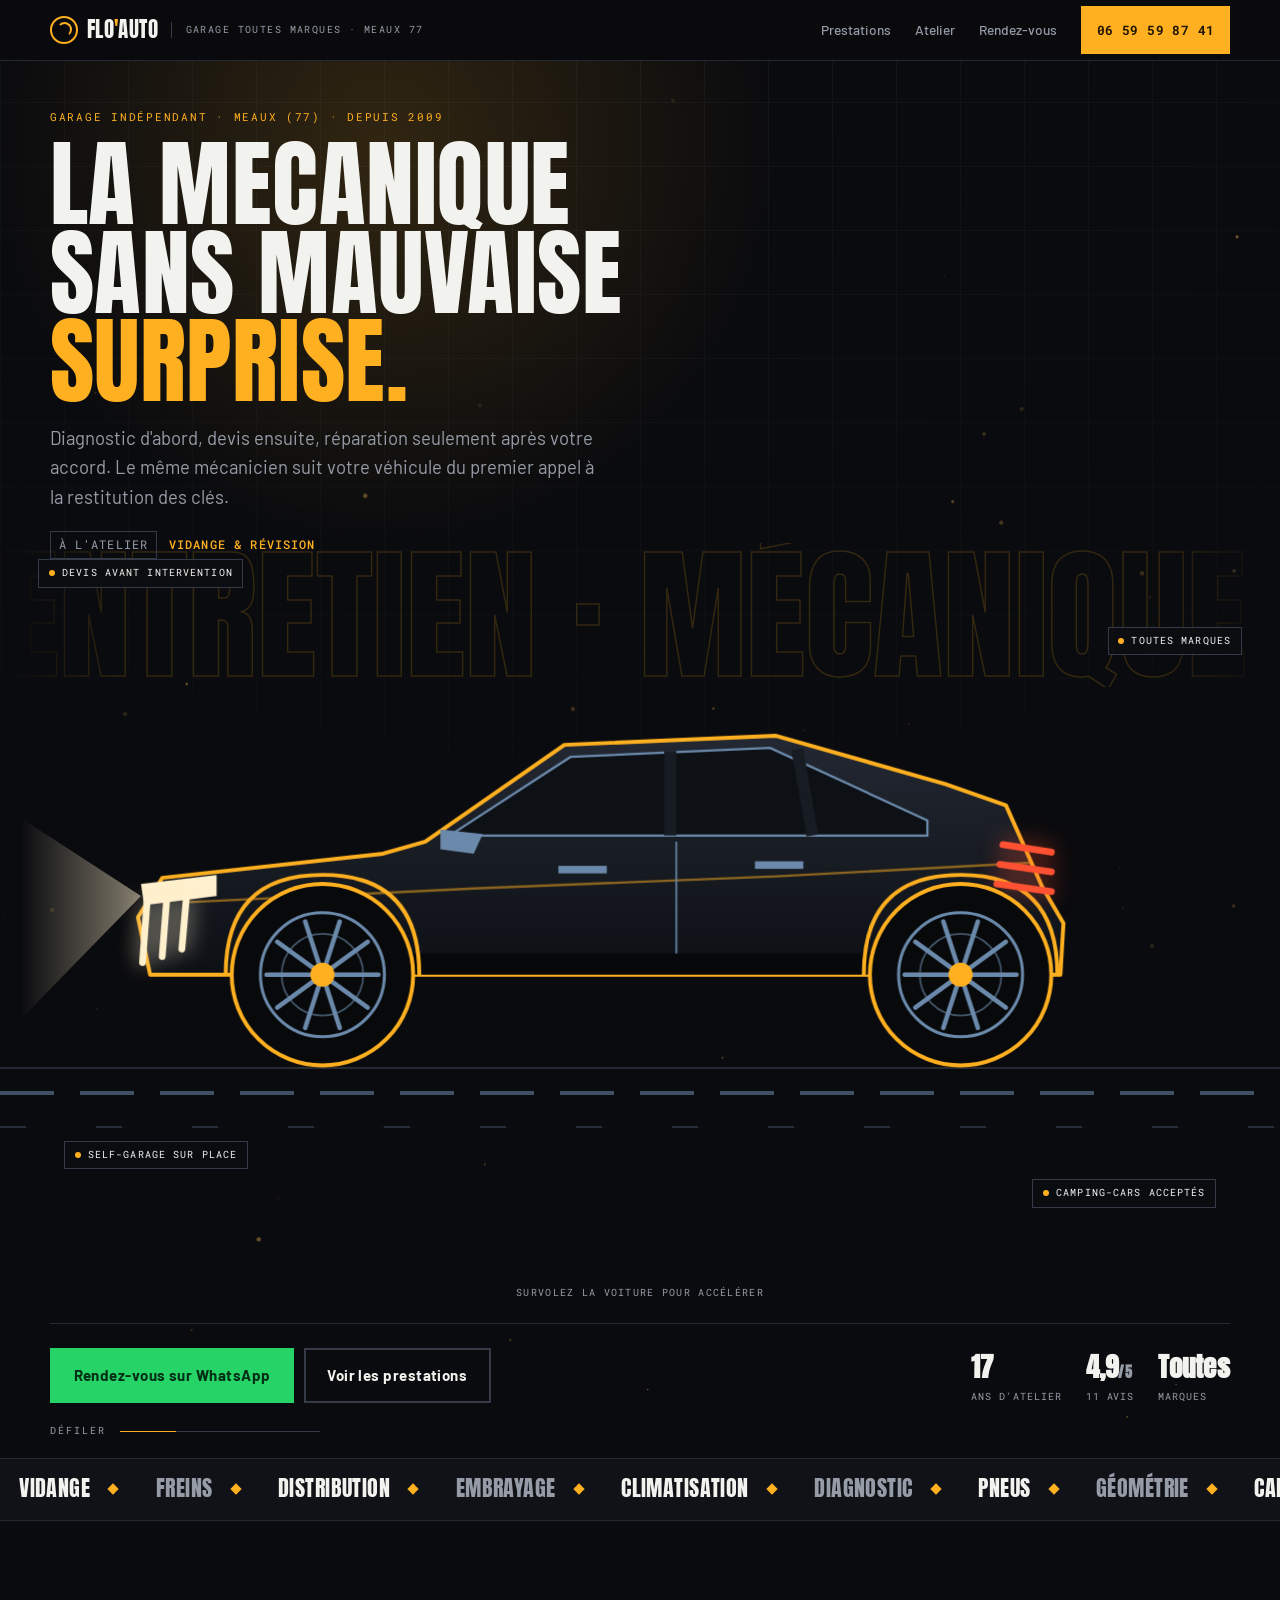
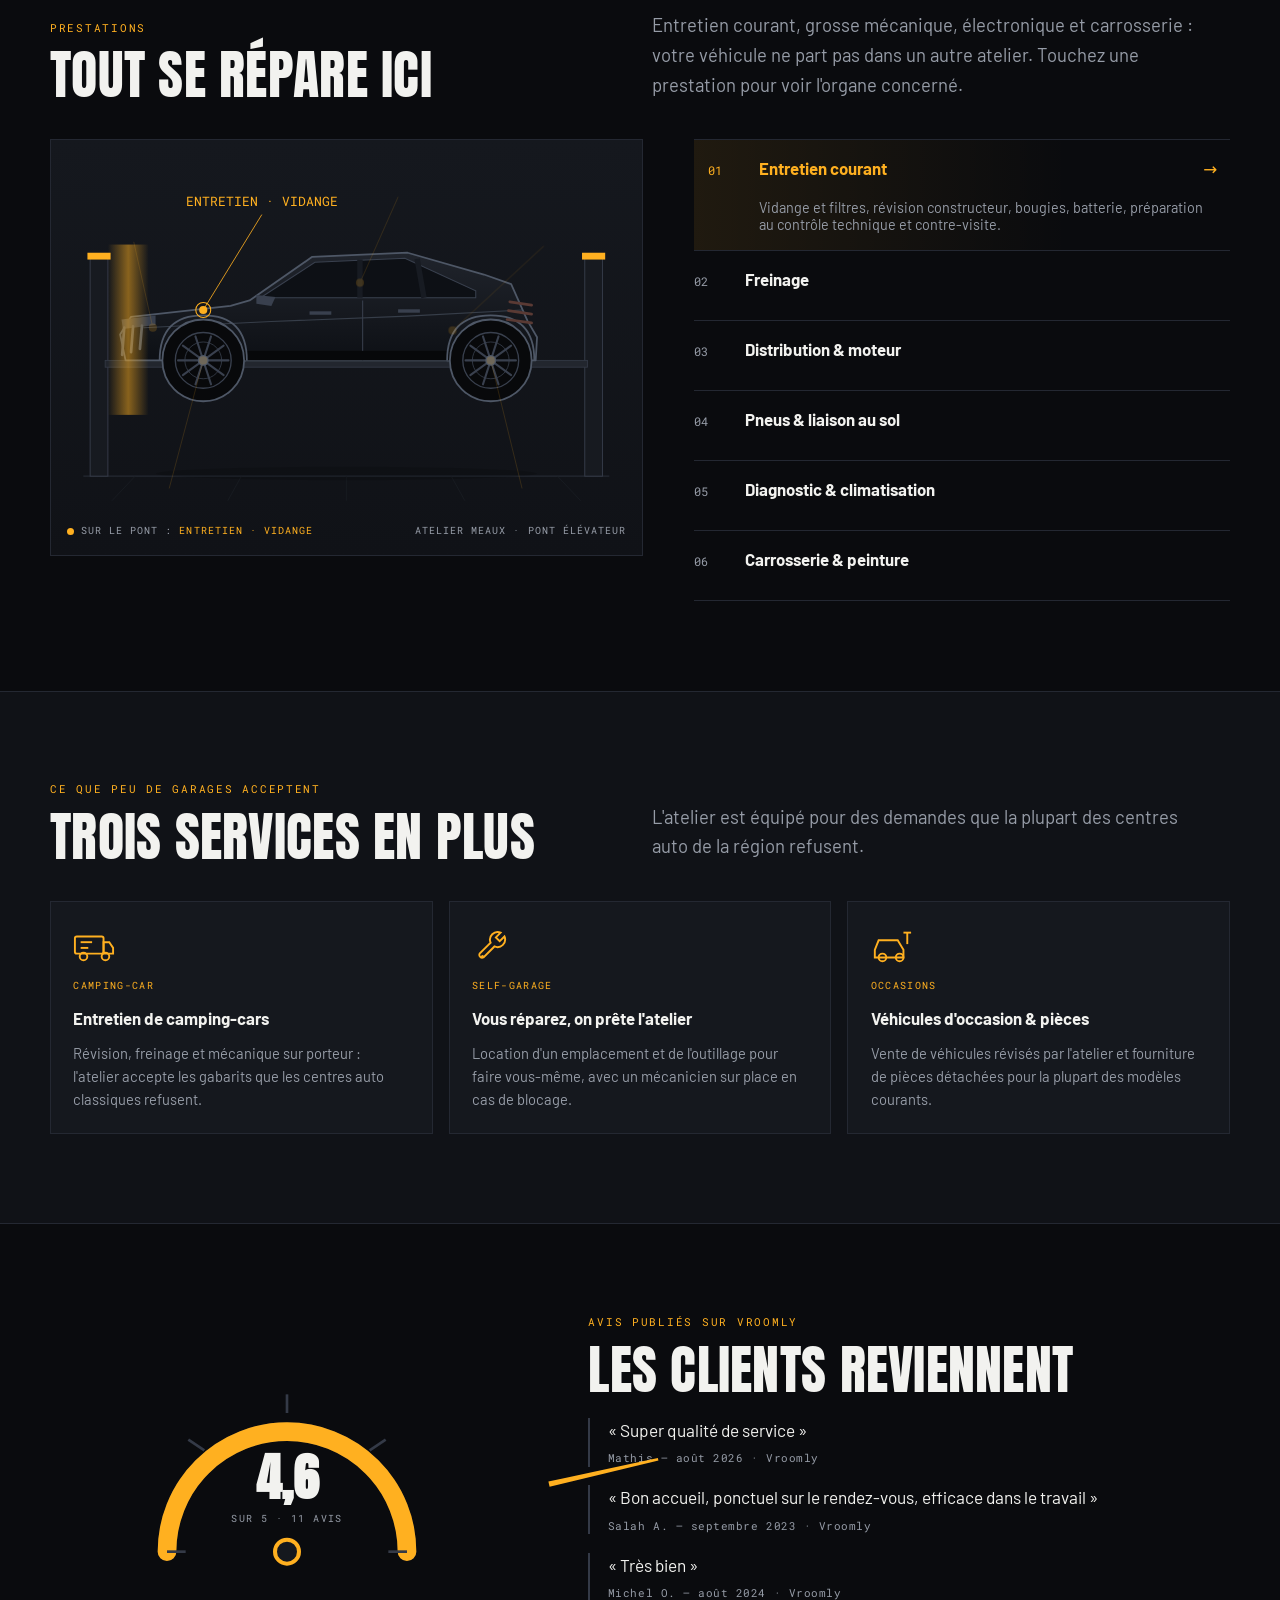
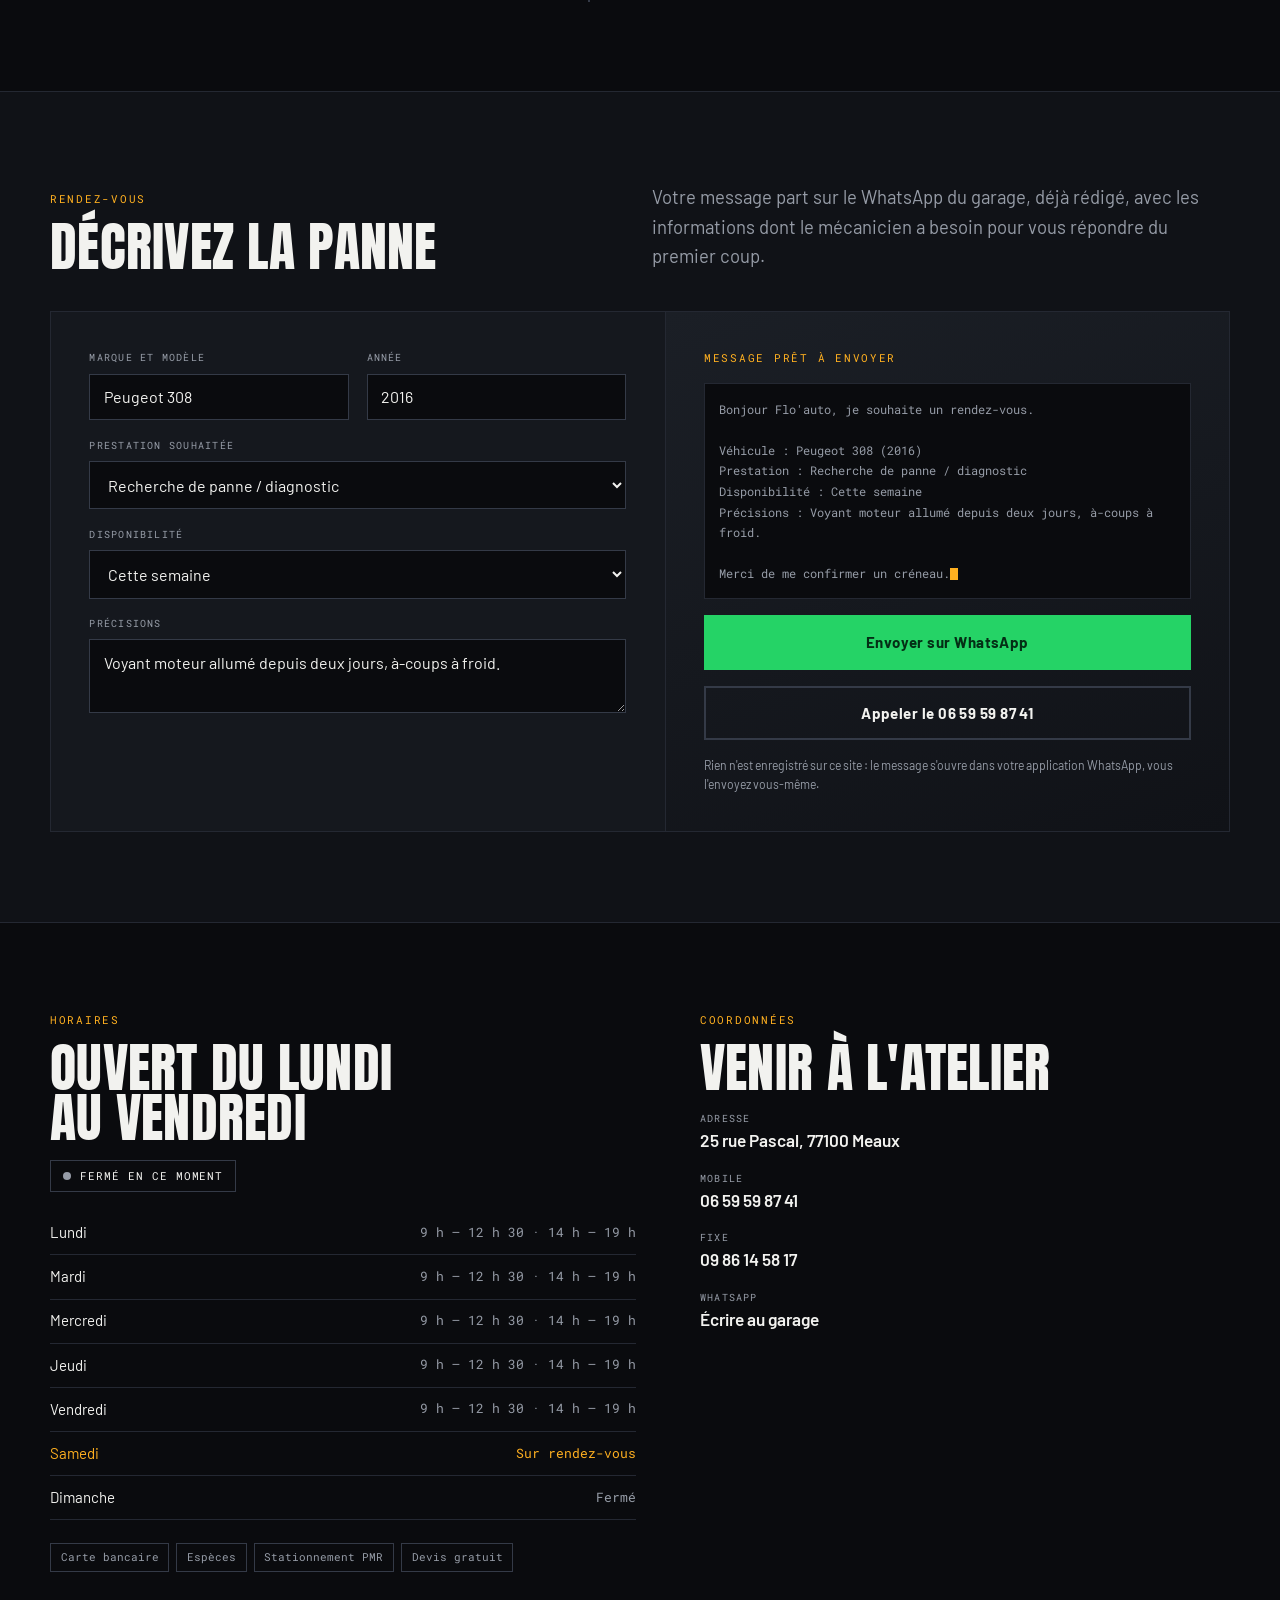
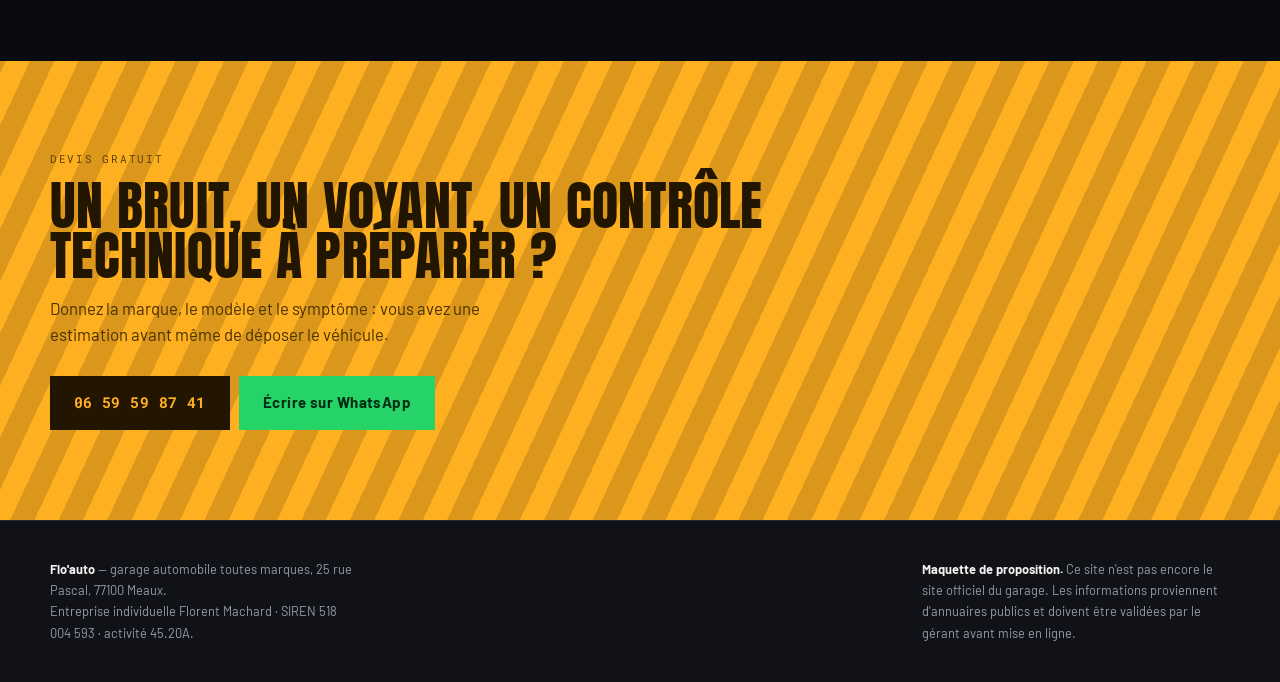
<file: floauto/index.html>
<!doctype html>
<html lang="fr">
<head>
<meta charset="utf-8">
<meta name="viewport" content="width=device-width,initial-scale=1">
<meta name="robots" content="noindex">
<meta name="description" content="Flo'auto, garage automobile toutes marques à Meaux (77) : entretien, freinage, distribution, diagnostic, climatisation et carrosserie. Devis avant intervention.">
<meta property="og:type" content="website">
<meta property="og:locale" content="fr_FR">
<meta property="og:site_name" content="Flo'auto">
<meta property="og:title" content="Flo'auto — Garage toutes marques à Meaux">
<meta property="og:description" content="Diagnostic, devis, puis réparation — jamais l'inverse. 25 rue Pascal, 77100 Meaux.">
<meta property="og:url" content="https://ok-marketing.github.io/floauto/">
<link rel="icon" href="data:image/svg+xml,<svg xmlns=%22http://www.w3.org/2000/svg%22 viewBox=%220 0 100 100%22><text y=%22.9em%22 font-size=%2290%22>🔧</text></svg>">
<title>Flo'auto Meaux</title>
<link rel="preconnect" href="https://fonts.googleapis.com">
<link rel="preconnect" href="https://fonts.gstatic.com" crossorigin>
<link rel="stylesheet" href="https://fonts.googleapis.com/css2?family=Anton&family=Barlow:wght@400;500;600;700&family=Roboto+Mono:wght@400;500&display=swap">

<style>
:root{
  --asphalt:#0A0B0E;
  --asphalt-2:#101217;
  --panel:#15181E;
  --panel-2:#1B1F26;
  --line:#242832;
  --line-2:#343A47;
  --text:#F2F2EF;
  --muted:#969CA7;
  --amber:#FFB020;
  --amber-deep:#FF8A00;
  --amber-ink:#231600;
  --steel:#6B8AAB;
  --led:#FFF1CE;
  --tail:#FF5233;
  --wa:#25D366;
  --wa-ink:#042E15;
  --bar-h:0px;
}

*{box-sizing:border-box}
html{scroll-behavior:smooth}
body{
  margin:0;background:var(--asphalt);color:var(--text);
  font-family:"Barlow","Segoe UI",system-ui,sans-serif;
  font-size:16.5px;line-height:1.55;-webkit-font-smoothing:antialiased;
  overflow-x:hidden;padding-bottom:var(--bar-h);
}
p{margin:0}
a{color:var(--amber)}
:focus-visible{outline:3px solid var(--amber);outline-offset:3px}
.wrap{width:min(1180px,100% - 2rem);margin-inline:auto}
section{padding-block:clamp(3rem,7vw,6.5rem);position:relative}

h1,h2,.display{
  font-family:"Anton","Arial Narrow",sans-serif;font-weight:400;text-transform:uppercase;
  line-height:.92;letter-spacing:.005em;margin:0;text-wrap:balance;
}
h1{font-size:clamp(2.7rem,11.5vw,6rem)}
h2{font-size:clamp(1.9rem,7vw,3.4rem)}
h3{font-family:"Barlow",sans-serif;font-size:1.05rem;font-weight:700;margin:0}
.eyebrow{
  font-family:"Roboto Mono",ui-monospace,monospace;font-size:.68rem;letter-spacing:.16em;
  text-transform:uppercase;color:var(--amber);display:block;
}
.lead{font-size:clamp(1rem,1.6vw,1.16rem);color:var(--muted);max-width:56ch;line-height:1.6}
.mono{font-family:"Roboto Mono",ui-monospace,monospace;font-variant-numeric:tabular-nums}

#progress{
  position:fixed;top:0;left:0;height:3px;width:100%;z-index:60;
  background:linear-gradient(90deg,var(--amber),var(--amber-deep));
  transform:scaleX(0);transform-origin:0 50%;
}

/* ============ header ============ */
header{
  position:sticky;top:0;z-index:50;background:rgba(10,11,14,.8);
  backdrop-filter:blur(14px);border-bottom:1px solid var(--line);
}
.bar{display:flex;align-items:center;gap:.8rem;min-height:60px}
.logo{display:flex;align-items:center;gap:.55rem;text-decoration:none;color:var(--text)}
.logo-mark{width:28px;height:28px;border:2px solid var(--amber);border-radius:50%;display:grid;place-items:center;flex:none}
.logo-mark::before{
  content:"";width:11px;height:11px;border:2px solid var(--amber);border-radius:50%;
  border-left-color:transparent;border-bottom-color:transparent;animation:spin 6s linear infinite;
}
.logo-txt{font-family:"Anton",sans-serif;font-size:1.3rem;letter-spacing:.02em;text-transform:uppercase}
.logo-txt i{color:var(--amber);font-style:normal}
.tagline{
  font-family:"Roboto Mono",monospace;font-size:.64rem;letter-spacing:.14em;text-transform:uppercase;
  color:var(--muted);border-left:1px solid var(--line-2);padding-left:.85rem;
}
@media (max-width:860px){.tagline{display:none}}
nav{margin-left:auto;display:flex;align-items:center;gap:1.5rem}
nav a.nl{font-size:.86rem;color:var(--muted);text-decoration:none;font-weight:500;position:relative}
nav a.nl::after{
  content:"";position:absolute;left:0;bottom:-4px;width:100%;height:2px;background:var(--amber);
  transform:scaleX(0);transform-origin:100% 50%;transition:transform .3s ease;
}
nav a.nl:hover{color:var(--text)}
nav a.nl:hover::after{transform:scaleX(1);transform-origin:0 50%}
@media (max-width:900px){nav a.nl{display:none}}

.btn{
  position:relative;display:inline-flex;align-items:center;justify-content:center;gap:.55rem;
  padding:.85rem 1.35rem;min-height:48px;font-family:"Barlow",sans-serif;font-size:.94rem;font-weight:700;
  letter-spacing:.03em;text-decoration:none;border:2px solid transparent;cursor:pointer;
  overflow:hidden;isolation:isolate;transition:color .25s ease,border-color .25s ease;
}
.btn::before{content:"";position:absolute;inset:0;z-index:-1;transform:translateX(-101%);transition:transform .38s cubic-bezier(.4,0,.2,1)}
.btn:hover::before{transform:translateX(0)}
.btn-amber{background:var(--amber);color:var(--amber-ink)}
.btn-amber::before{background:#FFD26B}
.btn-wa{background:var(--wa);color:var(--wa-ink)}
.btn-wa::before{background:#4DF08D}
.btn-ghost{border-color:var(--line-2);color:var(--text)}
.btn-ghost::before{background:var(--panel-2)}
.btn-ghost:hover{border-color:var(--amber)}
.btn-sm{padding:.55rem .85rem;font-size:.82rem}

/* ============ hero ============ */
.hero{padding-top:clamp(1.6rem,4vw,3rem);padding-bottom:1.2rem;overflow:hidden}
.hero-bg{position:absolute;inset:0;overflow:hidden;pointer-events:none}
.hero-bg .grid{
  position:absolute;inset:-20%;
  background-image:linear-gradient(var(--line) 1px,transparent 1px),linear-gradient(90deg,var(--line) 1px,transparent 1px);
  background-size:64px 64px;opacity:.32;
  mask-image:radial-gradient(120% 90% at 50% 0%,#000 20%,transparent 72%);
  -webkit-mask-image:radial-gradient(120% 90% at 50% 0%,#000 20%,transparent 72%);
  animation:gridDrift 26s linear infinite;
}
@keyframes gridDrift{to{background-position:-64px 0,0 -64px}}
.hero-bg .glow{
  position:absolute;width:80vw;height:80vw;max-width:900px;max-height:900px;
  left:var(--gx,30%);top:-26%;transform:translate(-50%,0);
  background:radial-gradient(circle,rgba(255,176,32,.16),rgba(255,176,32,0) 62%);
  transition:left 1s cubic-bezier(.2,.6,.2,1);
}
#motes{position:absolute;inset:0;width:100%;height:100%}
.hero .wrap{position:relative;z-index:2}

.reveal-line{display:block;overflow:hidden}
.reveal-line span{display:block;transform:translateY(105%);animation:lineUp .85s cubic-bezier(.16,.84,.34,1) forwards}
.reveal-line:nth-child(1) span{animation-delay:.05s}
.reveal-line:nth-child(2) span{animation-delay:.16s}
.reveal-line:nth-child(3) span{animation-delay:.27s}
@keyframes lineUp{to{transform:translateY(0)}}
h1 em{font-style:normal;color:var(--amber)}

.fade-up{opacity:0;transform:translateY(16px);animation:fadeUp .8s cubic-bezier(.16,.84,.34,1) forwards}
.d1{animation-delay:.4s}.d2{animation-delay:.5s}.d3{animation-delay:.6s}.d4{animation-delay:.7s}
@keyframes fadeUp{to{opacity:1;transform:none}}

.hero h1{margin-top:.9rem}
.hero .lead{margin-top:1.1rem}

.rot{
  display:flex;align-items:center;gap:.7rem;margin-top:1.2rem;
  font-family:"Roboto Mono",monospace;font-size:.72rem;letter-spacing:.1em;text-transform:uppercase;
}
.rot-k{color:var(--muted);border:1px solid var(--line-2);padding:.26rem .5rem;white-space:nowrap;flex:none}
.rot-list{display:block;height:1.5em;overflow:hidden;color:var(--amber);font-weight:500}
.rot-list ul{margin:0;padding:0;list-style:none;animation:rotWords 13s cubic-bezier(.7,0,.3,1) infinite}
.rot-list li{height:1.5em;line-height:1.5em;white-space:nowrap}
@keyframes rotWords{
  0%,11%{transform:translateY(0)}
  16.6%,27.6%{transform:translateY(-1.5em)}
  33.3%,44.3%{transform:translateY(-3em)}
  50%,61%{transform:translateY(-4.5em)}
  66.6%,77.6%{transform:translateY(-6em)}
  83.3%,94.3%{transform:translateY(-7.5em)}
  100%{transform:translateY(-9em)}
}

/* ---------- stage : la voiture, pleine largeur ---------- */
.stage{position:relative;z-index:1;margin-top:clamp(-3.5rem,-3vw,-.75rem)}
.giant{
  position:absolute;left:0;right:0;top:3%;z-index:0;overflow:hidden;pointer-events:none;
  mask-image:linear-gradient(90deg,transparent,#000 10%,#000 90%,transparent);
  -webkit-mask-image:linear-gradient(90deg,transparent,#000 10%,#000 90%,transparent);
}
.giant-track{
  display:flex;width:max-content;white-space:nowrap;
  font-family:"Anton",sans-serif;font-size:clamp(3.2rem,13vw,9rem);line-height:1;text-transform:uppercase;
  color:transparent;-webkit-text-stroke:1.5px rgba(255,176,32,.17);
  animation:giantSlide 40s linear infinite;
}
.giant-track span{padding-right:.5em}
@keyframes giantSlide{to{transform:translateX(-50%)}}

.road{position:absolute;inset:0;z-index:1;pointer-events:none}
.road i{position:absolute;left:0;right:0;display:block}
.road .l0{top:72.2%;height:2px;background:#242832}
.road .l1{
  top:75.4%;height:4px;opacity:.55;
  background:repeating-linear-gradient(90deg,var(--steel) 0 54px,transparent 54px 80px);
  animation:roadA 1.1s linear infinite;
}
.road .l2{
  top:80%;height:2px;opacity:.28;
  background:repeating-linear-gradient(90deg,var(--steel) 0 26px,transparent 26px 96px);
  animation:roadB 2.6s linear infinite;
}
@keyframes roadA{to{background-position:-80px 0}}
@keyframes roadB{to{background-position:-122px 0}}

.scene{position:relative;z-index:2;width:min(1240px,100% - 1rem);margin-inline:auto}
.scene-inner{will-change:transform}
.scene svg{width:100%;height:auto;display:block;overflow:visible}

.chip{
  position:absolute;z-index:3;display:flex;align-items:center;gap:.45rem;
  font-family:"Roboto Mono",monospace;font-size:.63rem;letter-spacing:.11em;text-transform:uppercase;
  color:var(--text);background:rgba(12,14,18,.72);border:1px solid var(--line-2);
  padding:.34rem .6rem;white-space:nowrap;backdrop-filter:blur(6px);opacity:0;
  animation:chipFade .8s ease forwards var(--d),floatY 6.5s ease-in-out infinite var(--d);
}
.chip::before{content:"";width:6px;height:6px;border-radius:50%;background:var(--amber);flex:none;animation:blink 2.6s ease-in-out infinite}
@keyframes chipFade{to{opacity:1}}
@keyframes floatY{0%,100%{transform:translateY(0)}50%{transform:translateY(-6px)}}
.c-a{left:3%;top:5%;--d:1.3s}
.c-b{right:3%;top:14%;--d:1.5s}
.c-c{left:5%;top:82%;--d:1.7s}
.c-d{right:5%;top:87%;--d:1.9s}
@media (max-width:760px){
  .c-b,.c-c{display:none}
  .c-a{left:2%;top:14%}
  .c-d{right:2%;top:86%}
}

.scene-cap{
  font-family:"Roboto Mono",monospace;font-size:.62rem;letter-spacing:.13em;text-transform:uppercase;
  color:var(--muted);text-align:center;margin-top:.5rem;transition:color .3s ease;
}
.stage:hover .scene-cap{color:var(--amber)}
.on-touch{display:none}
@media (hover:none){.on-hover{display:none}.on-touch{display:inline}}

.hero-foot{
  display:grid;grid-template-columns:auto 1fr;gap:1.6rem 2.5rem;align-items:center;
  margin-top:1.4rem;padding-top:1.4rem;border-top:1px solid var(--line);
}
@media (max-width:820px){.hero-foot{grid-template-columns:1fr;gap:1.3rem}}
.hero-cta{display:flex;flex-wrap:wrap;gap:.6rem}
@media (max-width:420px){.hero-cta .btn{flex:1 1 100%}}
.hero-stats{display:grid;grid-template-columns:repeat(3,auto);gap:1.5rem;justify-content:end}
@media (max-width:820px){.hero-stats{justify-content:start}}
.hero-stats div{display:grid;gap:.1rem}
.hero-stats b{font-family:"Anton",sans-serif;font-size:clamp(1.35rem,5vw,1.7rem);letter-spacing:.01em}
.hero-stats small{font-family:"Roboto Mono",monospace;font-size:.6rem;letter-spacing:.1em;text-transform:uppercase;color:var(--muted)}

.scroll-cue{
  display:flex;align-items:center;gap:.8rem;margin-top:1.2rem;
  font-family:"Roboto Mono",monospace;font-size:.6rem;letter-spacing:.22em;text-transform:uppercase;color:var(--muted);
}
.cue-line{display:block;width:100%;max-width:200px;height:1px;background:var(--line-2);position:relative;overflow:hidden}
.cue-line::after{content:"";position:absolute;top:0;bottom:0;width:56px;background:var(--amber);animation:cueRun 2.4s cubic-bezier(.6,0,.4,1) infinite}
@keyframes cueRun{0%{transform:translateX(-60px)}100%{transform:translateX(210px)}}

/* ============ voiture ============ */
@keyframes spin{to{transform:rotate(360deg)}}
.wheel-spin{transform-box:fill-box;transform-origin:center;animation:spin 1.25s linear infinite}
.wheel-slow{transform-box:fill-box;transform-origin:center;animation:spin 11s linear infinite}
.pillar{stroke:#171B22;stroke-width:8}
.sill{fill:#07080A}

.s-hero .b-line{stroke:var(--amber);stroke-width:2.6;stroke-linejoin:round}
.s-hero .g-fill{fill:#0D1015;stroke:var(--steel);stroke-width:1.5}
.s-hero .crease{stroke:var(--amber);stroke-width:1.6;opacity:.5}
.s-hero .d-line{stroke:var(--steel);stroke-width:1.5;opacity:.75}
.s-hero .handle,.s-hero .d-fill{fill:var(--steel)}
.s-hero .arch{stroke:var(--amber);stroke-width:2.6}
.s-hero .tyre{fill:#08090B;stroke:var(--amber);stroke-width:2.6}
.s-hero .rim{fill:none;stroke:var(--steel);stroke-width:2}
.s-hero .spokes line{stroke:var(--steel);stroke-width:3;stroke-linecap:round}
.s-hero .disc{fill:none;stroke:var(--steel);stroke-width:1.2;opacity:.6}
.s-hero .cap{fill:var(--amber)}
.s-hero .lamp{fill:var(--led)}
.s-hero .claw{stroke:var(--led);stroke-width:4.5;stroke-linecap:round;filter:drop-shadow(0 0 7px rgba(255,241,206,.85))}
.s-hero .tl{stroke:var(--tail);stroke-width:4.5;stroke-linecap:round;filter:drop-shadow(0 0 7px rgba(255,82,51,.7))}

.s-lift .b-line{stroke:#4E5766;stroke-width:2.6;stroke-linejoin:round}
.s-lift .g-fill{fill:#0D1015;stroke:#39404E;stroke-width:1.5}
.s-lift .crease{stroke:#4E5766;stroke-width:1.6;opacity:.6}
.s-lift .d-line{stroke:#39404E;stroke-width:1.5}
.s-lift .handle,.s-lift .d-fill{fill:#39404E}
.s-lift .arch{stroke:#4E5766;stroke-width:2.6}
.s-lift .tyre{fill:#08090B;stroke:#4E5766;stroke-width:2.6}
.s-lift .rim{fill:none;stroke:#39404E;stroke-width:2}
.s-lift .spokes line{stroke:#39404E;stroke-width:3;stroke-linecap:round}
.s-lift .disc{fill:none;stroke:#39404E;stroke-width:1.2}
.s-lift .cap{fill:#4E5766}
.s-lift .lamp{fill:#39404E}
.s-lift .claw{stroke:#4E5766;stroke-width:4;stroke-linecap:round}
.s-lift .tl{stroke:#5A3A34;stroke-width:4;stroke-linecap:round}

@keyframes clawOn{0%,100%{opacity:.4}22%,62%{opacity:1}}
.s-hero .c1{animation:clawOn 3.4s ease-in-out infinite}
.s-hero .c2{animation:clawOn 3.4s ease-in-out .13s infinite}
.s-hero .c3{animation:clawOn 3.4s ease-in-out .26s infinite}
@keyframes tailOn{0%,66%{opacity:.5}76%,100%{opacity:1}}
.s-hero .tl{animation:tailOn 3.4s ease-in-out infinite}

.beam{animation:beamPulse 3.4s ease-in-out infinite;transform-box:fill-box;transform-origin:100% 50%}
@keyframes beamPulse{0%,100%{opacity:.45;transform:scaleY(.94)}50%{opacity:.95;transform:scaleY(1.06)}}
.speedline{animation:speed 1.5s linear infinite}
.speedline:nth-of-type(2){animation-delay:.3s}
.speedline:nth-of-type(3){animation-delay:.62s}
.speedline:nth-of-type(4){animation-delay:.9s}
@keyframes speed{0%{transform:translateX(0);opacity:0}14%{opacity:.9}100%{transform:translateX(170px);opacity:0}}
.car-enter{animation:carIn 1.35s cubic-bezier(.2,.85,.25,1) .3s both}
@keyframes carIn{from{transform:translateX(140px);opacity:0}to{transform:translateX(0);opacity:1}}
.bob{animation:bob 3.4s ease-in-out 1.7s infinite}
@keyframes bob{0%,100%{transform:translateY(0)}50%{transform:translateY(-3.5px)}}

.stage:hover .wheel-spin,.stage.boost .wheel-spin{animation-duration:.42s}
.stage:hover .speedline,.stage.boost .speedline{animation-duration:.75s}
.stage:hover .beam,.stage.boost .beam{animation-duration:1.1s}
.stage:hover .l1,.stage.boost .l1{animation-duration:.42s}
.stage:hover .l2,.stage.boost .l2{animation-duration:1s}

/* ============ marquee ============ */
.band{border-block:1px solid var(--line);background:var(--asphalt-2);overflow:hidden;padding-block:.85rem}
.band-track{display:flex;width:max-content;animation:slide 34s linear infinite}
.band:hover .band-track{animation-play-state:paused}
@keyframes slide{to{transform:translateX(-50%)}}
.band-item{
  font-family:"Anton",sans-serif;font-size:clamp(1.1rem,4vw,1.35rem);text-transform:uppercase;letter-spacing:.02em;
  padding-inline:1.2rem;color:var(--text);white-space:nowrap;display:flex;align-items:center;gap:1.2rem;
}
.band-item::after{content:"";width:8px;height:8px;background:var(--amber);transform:rotate(45deg);flex:none}
.band-item:nth-child(even){color:var(--muted)}

/* ============ section head ============ */
.head{display:grid;grid-template-columns:minmax(0,1fr) minmax(0,1.05fr);gap:clamp(1.2rem,4vw,4rem);align-items:end;margin-bottom:2.5rem}
@media (max-width:900px){.head{grid-template-columns:1fr;gap:1rem}}
.head h2{margin-top:.8rem}

/* ============ prestations ============ */
.lift-layout{display:grid;grid-template-columns:1.05fr .95fr;gap:clamp(1.5rem,4vw,3.5rem);align-items:start}
@media (max-width:980px){.lift-layout{grid-template-columns:1fr}}
.lift-sticky{position:sticky;top:88px}
@media (max-width:980px){.lift-sticky{position:static;margin-bottom:1.5rem}}
.lift-card{border:1px solid var(--line);background:linear-gradient(180deg,var(--panel) 0%,var(--asphalt-2) 100%);padding:1rem}
.lift-card svg{width:100%;height:auto;display:block}
.lift-hint{
  display:flex;justify-content:space-between;gap:1rem;align-items:center;margin-top:.8rem;
  font-family:"Roboto Mono",monospace;font-size:.63rem;letter-spacing:.1em;text-transform:uppercase;color:var(--muted);
}
.lift-hint .now{color:var(--amber)}
.dot-live{display:inline-flex;align-items:center;gap:.45rem;min-width:0}
.dot-live::before{content:"";width:7px;height:7px;border-radius:50%;background:var(--amber);flex:none;animation:blink 1.6s ease-in-out infinite}
@keyframes blink{0%,100%{opacity:1}50%{opacity:.3}}
@media (max-width:520px){.lift-hint span:last-child{display:none}}

.svc{list-style:none;margin:0;padding:0;display:grid;border-top:1px solid var(--line)}
.svc li{border-bottom:1px solid var(--line)}
.svc button{
  width:100%;background:transparent;border:0;cursor:pointer;text-align:left;color:inherit;
  font-family:inherit;padding:1.1rem .8rem 1.1rem 0;display:grid;
  grid-template-columns:2.4rem 1fr auto;gap:.8rem;align-items:baseline;
  transition:padding-left .3s cubic-bezier(.2,.7,.3,1),background .3s ease;
}
.svc button:hover,.svc li.on button{padding-left:.9rem;background:linear-gradient(90deg,rgba(255,176,32,.09),transparent 70%)}
.svc .n{font-family:"Roboto Mono",monospace;font-size:.72rem;color:var(--muted);transition:color .3s ease}
.svc li.on .n{color:var(--amber)}
.svc h3{transition:color .3s ease}
.svc li.on h3{color:var(--amber)}
.svc .arrow{font-size:1.05rem;color:var(--muted);transform:translateX(-6px);opacity:0;transition:all .3s ease}
.svc li.on .arrow{opacity:1;transform:none;color:var(--amber)}
.svc p{
  grid-column:2/-1;font-size:.9rem;color:var(--muted);
  max-height:0;opacity:0;overflow:hidden;
  transition:max-height .45s cubic-bezier(.2,.7,.3,1),opacity .35s ease,margin-top .35s ease;
}
.svc li.on p{max-height:8rem;opacity:1;margin-top:.45rem}

.part{opacity:.18;transition:opacity .45s ease}
.part.on{opacity:1}
.ring{transform-box:fill-box;transform-origin:center;opacity:0}
.part.on .ring{opacity:1;animation:ping 1.9s ease-out infinite}
@keyframes ping{0%{transform:scale(.55);opacity:.9}100%{transform:scale(2.4);opacity:0}}
.lbl{opacity:0;transition:opacity .45s ease}
.part.on .lbl{opacity:1}
@media (max-width:760px){.s-lift .lbl,.s-lift .part line{display:none}}
.scanner{animation:scan 4.8s cubic-bezier(.5,0,.5,1) infinite}
@keyframes scan{0%{transform:translateX(0);opacity:0}8%{opacity:1}92%{opacity:1}100%{transform:translateX(690px);opacity:0}}
.rise{transform:translateY(80px);transition:transform 1.4s cubic-bezier(.16,.84,.34,1)}
.lifted .rise{transform:translateY(0)}
.shadow-el{opacity:.5;transition:opacity 1.4s ease}
.lifted .shadow-el{opacity:.15}

/* ============ spécialités ============ */
.spec-grid{display:grid;grid-template-columns:repeat(3,1fr);gap:1rem}
@media (max-width:900px){.spec-grid{grid-template-columns:1fr}}
.spec-card{
  position:relative;border:1px solid var(--line);background:var(--panel);padding:1.4rem;
  display:flex;flex-direction:column;gap:.7rem;overflow:hidden;
  transition:transform .4s cubic-bezier(.2,.7,.3,1),border-color .4s ease;
}
.spec-card::before{
  content:"";position:absolute;inset:0;opacity:0;transition:opacity .4s ease;pointer-events:none;
  background:radial-gradient(320px circle at var(--mx,50%) var(--my,50%),rgba(255,176,32,.14),transparent 65%);
}
.spec-card:hover{transform:translateY(-6px);border-color:var(--line-2)}
.spec-card:hover::before{opacity:1}
.spec-card .tag{font-family:"Roboto Mono",monospace;font-size:.64rem;letter-spacing:.13em;text-transform:uppercase;color:var(--amber)}
.spec-card p{font-size:.92rem;color:var(--muted)}
.spec-ico{width:42px;height:42px;color:var(--amber)}
.spec-ico svg{width:100%;height:100%;display:block;overflow:visible}
.rot-slow{transform-box:fill-box;transform-origin:center;animation:spin 14s linear infinite}
.spec-card:hover .rot-slow{animation-duration:3.5s}
.pulse-bar{animation:pulseBar 2.4s ease-in-out infinite}
@keyframes pulseBar{0%,100%{transform:scaleY(.55)}50%{transform:scaleY(1)}}

/* ============ gauge ============ */
.gauge-layout{display:grid;grid-template-columns:.85fr 1.15fr;gap:clamp(1.5rem,5vw,4rem);align-items:center}
@media (max-width:900px){.gauge-layout{grid-template-columns:1fr}}
.gauge{position:relative;max-width:320px;margin-inline:auto;width:100%}
.gauge svg{width:100%;height:auto;display:block;overflow:visible}
.gauge-val{position:absolute;left:50%;top:62%;transform:translate(-50%,-50%);text-align:center}
.gauge-val b{font-family:"Anton",sans-serif;font-size:3.2rem;line-height:1;display:block}
.gauge-val span{font-family:"Roboto Mono",monospace;font-size:.64rem;letter-spacing:.14em;text-transform:uppercase;color:var(--muted)}
.needle{transform-box:fill-box;transform-origin:12px 12px}
.avis-list{display:grid;gap:1.15rem}
.avis-item{border-left:2px solid var(--line-2);padding-left:1.1rem;transition:border-color .35s ease}
.avis-item:hover{border-color:var(--amber)}
.avis-item q{font-size:1.08rem;line-height:1.45;quotes:"«\00a0" "\00a0»"}
.avis-item footer{margin-top:.45rem;font-family:"Roboto Mono",monospace;font-size:.66rem;letter-spacing:.05em;color:var(--muted)}

/* ============ rdv ============ */
.rdv{display:grid;grid-template-columns:1fr .92fr;border:1px solid var(--line);background:var(--panel)}
@media (max-width:900px){.rdv{grid-template-columns:1fr}}
.rdv-form{padding:clamp(1.2rem,3vw,2.4rem);display:grid;gap:1.1rem;align-content:start}
.rdv-out{
  padding:clamp(1.2rem,3vw,2.4rem);display:grid;gap:1rem;align-content:start;
  background:linear-gradient(160deg,var(--panel-2),var(--asphalt-2));border-left:1px solid var(--line);
}
@media (max-width:900px){.rdv-out{border-left:0;border-top:1px solid var(--line)}}
.grid2{display:grid;grid-template-columns:1fr 1fr;gap:1.1rem}
@media (max-width:560px){.grid2{grid-template-columns:1fr}}
label{display:block;font-family:"Roboto Mono",monospace;font-size:.64rem;letter-spacing:.12em;text-transform:uppercase;color:var(--muted);margin-bottom:.45rem}
input[type=text],select,textarea{
  width:100%;padding:.8rem .85rem;font-family:inherit;font-size:16px;border-radius:0;
  background:var(--asphalt);color:var(--text);border:1px solid var(--line-2);
  transition:border-color .25s ease,box-shadow .25s ease;
}
input[type=text]:focus,select:focus,textarea:focus{outline:none;border-color:var(--amber);box-shadow:0 0 0 3px rgba(255,176,32,.15)}
textarea{resize:vertical;min-height:4.6rem}
.preview{
  font-family:"Roboto Mono",monospace;font-size:.78rem;line-height:1.65;white-space:pre-wrap;
  background:var(--asphalt);border:1px solid var(--line);padding:.9rem;color:var(--muted);min-height:9rem;
}
.preview .caret{display:inline-block;width:8px;height:1em;background:var(--amber);vertical-align:-2px;animation:blink2 1s steps(2) infinite}
@keyframes blink2{50%{opacity:0}}

/* ============ infos ============ */
.infos{display:grid;grid-template-columns:1.05fr .95fr;gap:clamp(2rem,5vw,4rem)}
@media (max-width:900px){.infos{grid-template-columns:1fr}}
.status{
  display:inline-flex;align-items:center;gap:.55rem;border:1px solid var(--line-2);
  padding:.42rem .75rem;font-family:"Roboto Mono",monospace;font-size:.68rem;letter-spacing:.09em;
  text-transform:uppercase;margin-top:1.1rem;
}
.status i{width:8px;height:8px;border-radius:50%;background:var(--muted);display:block;flex:none}
.status.open i{background:#3BE57C;animation:blink 1.8s ease-in-out infinite}
.status.open{border-color:rgba(59,229,124,.4);color:#3BE57C}
.hours{width:100%;border-collapse:collapse;margin-top:1.2rem}
.hours td{padding:.62rem 0;border-bottom:1px solid var(--line);font-size:.94rem}
.hours td:last-child{text-align:right;font-family:"Roboto Mono",monospace;font-size:.8rem;font-variant-numeric:tabular-nums;color:var(--muted)}
.hours tr.today td,.hours tr.today td:last-child{color:var(--amber)}
.contact-list{display:grid;gap:1.05rem;margin-top:1.2rem}
.contact-list .k{font-family:"Roboto Mono",monospace;font-size:.64rem;letter-spacing:.12em;text-transform:uppercase;color:var(--muted);display:block}
.contact-list a{font-size:1.08rem;font-weight:600;text-decoration:none;color:var(--text);transition:color .25s ease}
.contact-list a:hover{color:var(--amber)}
.pay{display:flex;flex-wrap:wrap;gap:.45rem;margin-top:1.4rem}
.pay span{font-family:"Roboto Mono",monospace;font-size:.68rem;border:1px solid var(--line-2);padding:.32rem .6rem;color:var(--muted)}

/* ============ cta ============ */
.cta{background:var(--amber);color:var(--amber-ink);overflow:hidden;position:relative}
.cta::before{
  content:"";position:absolute;inset:-50%;opacity:.14;
  background:repeating-linear-gradient(115deg,#000 0 22px,transparent 22px 44px);
  animation:slideStripes 3.2s linear infinite;
}
@keyframes slideStripes{to{transform:translateX(44px)}}
.cta .wrap{position:relative;z-index:1}
.cta h2{color:var(--amber-ink)}
.cta p{color:#4A3200;font-size:1.05rem;max-width:50ch;margin-top:.9rem}
.cta-row{display:flex;flex-wrap:wrap;gap:.6rem;margin-top:1.8rem}
@media (max-width:420px){.cta-row .btn{flex:1 1 100%}}
.btn-ink{background:var(--amber-ink);color:var(--amber)}
.btn-ink::before{background:#3A2600}

footer.site{background:var(--asphalt-2);border-top:1px solid var(--line);padding-block:2.4rem;color:var(--muted);font-size:.8rem}
.foot{display:flex;flex-wrap:wrap;gap:1.4rem 3rem;justify-content:space-between}
.foot strong{color:var(--text)}
.foot p{max-width:44ch;line-height:1.65}

/* ============ barre d'action mobile ============ */
.mbar{display:none}
@media (max-width:900px){
  :root{--bar-h:calc(62px + env(safe-area-inset-bottom))}
  .mbar{
    display:grid;grid-template-columns:1fr 1fr;gap:1px;
    position:fixed;left:0;right:0;bottom:0;z-index:70;
    background:var(--line);border-top:1px solid var(--line);
    padding-bottom:env(safe-area-inset-bottom);
  }
  .mbar a{
    display:flex;align-items:center;justify-content:center;gap:.5rem;min-height:62px;
    text-decoration:none;font-weight:700;font-size:.96rem;letter-spacing:.02em;
  }
  .mbar .m-call{background:var(--panel);color:var(--text)}
  .mbar .m-wa{background:var(--wa);color:var(--wa-ink)}
  .mbar svg{width:19px;height:19px;flex:none}
}

.js .r{opacity:0;transform:translateY(24px)}
.js .r.in{opacity:1;transform:none;transition:opacity .8s cubic-bezier(.16,.84,.34,1),transform .8s cubic-bezier(.16,.84,.34,1)}
.js .r.s1{transition-delay:.08s}.js .r.s2{transition-delay:.16s}.js .r.s3{transition-delay:.24s}

@media (prefers-reduced-motion:reduce){
  html{scroll-behavior:auto}
  *,*::before,*::after{animation:none !important;transition-duration:.01ms !important}
  .js .r{opacity:1 !important;transform:none !important}
  .reveal-line span,.fade-up,.chip{transform:none !important;opacity:1 !important}
  .rise{transform:none !important}
  #motes{display:none}
}
</style>
</head>
<body>

<script>document.documentElement.classList.add('js');</script>

<div id="progress"></div>

<header>
  <div class="wrap bar">
    <a class="logo" href="#top">
      <span class="logo-mark"></span>
      <span class="logo-txt">FLO<i>'</i>AUTO</span>
    </a>
    <span class="tagline">Garage toutes marques · Meaux 77</span>
    <nav>
      <a class="nl" href="#prestations">Prestations</a>
      <a class="nl" href="#atelier">Atelier</a>
      <a class="nl" href="#rdv">Rendez-vous</a>
      <a class="btn btn-amber btn-sm" href="tel:+33659598741"><span class="mono">06 59 59 87 41</span></a>
    </nav>
  </div>
</header>

<section class="hero" id="top">
  <div class="hero-bg">
    <div class="grid"></div>
    <div class="glow"></div>
    <canvas id="motes" aria-hidden="true"></canvas>
  </div>

  <div class="wrap">
    <span class="eyebrow fade-up">Garage indépendant · Meaux (77) · depuis 2009</span>
    <h1>
      <span class="reveal-line"><span>La mécanique</span></span>
      <span class="reveal-line"><span>sans mauvaise</span></span>
      <span class="reveal-line"><span><em>surprise.</em></span></span>
    </h1>
    <p class="lead fade-up d1">Diagnostic d'abord, devis ensuite, réparation seulement après votre accord. Le même mécanicien suit votre véhicule du premier appel à la restitution des clés.</p>
    <div class="rot fade-up d2">
      <span class="rot-k">À l'atelier</span>
      <span class="rot-list">
        <ul>
          <li>Vidange &amp; révision</li>
          <li>Freins &amp; disques</li>
          <li>Distribution</li>
          <li>Climatisation</li>
          <li>Pneus &amp; géométrie</li>
          <li>Carrosserie</li>
          <li>Vidange &amp; révision</li>
        </ul>
      </span>
    </div>
  </div>

  <div class="stage" id="stage">
    <div class="giant" aria-hidden="true">
      <div class="giant-track">
        <span>Entretien · Mécanique · Carrosserie ·</span>
        <span>Entretien · Mécanique · Carrosserie ·</span>
      </div>
    </div>
    <div class="road" aria-hidden="true"><i class="l0"></i><i class="l1"></i><i class="l2"></i></div>

    <div class="scene">
      <div class="scene-inner" id="sceneInner">
        <svg class="s-hero" viewBox="0 0 820 500" role="img" aria-label="Illustration d'une berline compacte en mouvement dans l'atelier">
          <defs>
            <linearGradient id="beamGrad" x1="1" y1="0" x2="0" y2="0">
              <stop offset="0%" stop-color="#FFF1CE" stop-opacity=".5"/>
              <stop offset="100%" stop-color="#FFF1CE" stop-opacity="0"/>
            </linearGradient>
            <linearGradient id="bodyGrad" x1="0" y1="0" x2="0" y2="1">
              <stop offset="0%" stop-color="#232833"/>
              <stop offset="55%" stop-color="#171B22"/>
              <stop offset="100%" stop-color="#0D1015"/>
            </linearGradient>
            <linearGradient id="fadeGrad" x1="0" y1="0" x2="0" y2="1">
              <stop offset="0%" stop-color="#fff" stop-opacity=".45"/>
              <stop offset="70%" stop-color="#fff" stop-opacity="0"/>
            </linearGradient>
            <mask id="refMask"><rect x="0" y="362" width="820" height="140" fill="url(#fadeGrad)"/></mask>
            <filter id="refBlur"><feGaussianBlur stdDeviation="3.5"/></filter>
          </defs>

          <polygon class="beam" points="80,248 0,196 0,330" fill="url(#beamGrad)"/>

          <g class="car-enter">
            <g class="bob">
              <line class="speedline" x1="700" y1="200" x2="790" y2="200" stroke="#FFB020" stroke-width="3" opacity="0"/>
              <line class="speedline" x1="722" y1="236" x2="800" y2="236" stroke="#6B8AAB" stroke-width="2" opacity="0"/>
              <line class="speedline" x1="706" y1="272" x2="796" y2="272" stroke="#FFB020" stroke-width="2" opacity="0"/>
              <line class="speedline" x1="730" y1="312" x2="804" y2="312" stroke="#6B8AAB" stroke-width="2" opacity="0"/>

              <g id="heroCar">
                <polygon class="b-line" fill="url(#bodyGrad)"
                  points="86,300 78,262 94,236 240,220 268,212 360,148 500,142 612,174 652,188 676,242 690,266 688,300"/>
                <polygon class="g-fill" points="284,208 364,156 496,150 600,198 600,208"/>
                <line class="pillar" x1="430" y1="152" x2="430" y2="208"/>
                <line class="pillar" x1="514" y1="151" x2="524" y2="208"/>
                <polyline class="crease" fill="none" points="112,252 300,243 500,235 668,226"/>
                <line class="d-line" x1="434" y1="212" x2="434" y2="300"/>
                <rect class="handle" x="356" y="228" width="32" height="5"/>
                <rect class="handle" x="486" y="225" width="32" height="5"/>
                <rect class="sill" x="150" y="286" width="520" height="14"/>
                <polygon class="d-fill" points="278,204 306,207 300,220 278,217"/>
                <path class="arch" fill="none" d="M136 300 q0 -66 64 -66 q64 0 64 66"/>
                <path class="arch" fill="none" d="M558 300 q0 -66 64 -66 q64 0 64 66"/>
                <polygon class="lamp" points="80,240 130,234 130,248 82,254"/>
                <g>
                  <path class="claw c1" fill="none" d="M84 252 l-3 40"/>
                  <path class="claw c2" fill="none" d="M97 250 l-3 38"/>
                  <path class="claw c3" fill="none" d="M110 249 l-3 34"/>
                </g>
                <g>
                  <path class="tl" fill="none" d="M650 214 l32 5"/>
                  <path class="tl" fill="none" d="M648 227 l34 5"/>
                  <path class="tl" fill="none" d="M646 240 l36 5"/>
                </g>
                <g>
                  <circle class="tyre" cx="200" cy="300" r="60"/>
                  <g class="wheel-spin">
                    <circle class="rim" cx="200" cy="300" r="41"/>
                    <circle class="disc" cx="200" cy="300" r="27"/>
                    <g class="spokes">
                      <line x1="163" y1="300" x2="237" y2="300"/>
                      <line x1="163" y1="300" x2="237" y2="300" transform="rotate(36 200 300)"/>
                      <line x1="163" y1="300" x2="237" y2="300" transform="rotate(72 200 300)"/>
                      <line x1="163" y1="300" x2="237" y2="300" transform="rotate(108 200 300)"/>
                      <line x1="163" y1="300" x2="237" y2="300" transform="rotate(144 200 300)"/>
                    </g>
                  </g>
                  <circle class="cap" cx="200" cy="300" r="8"/>
                </g>
                <g>
                  <circle class="tyre" cx="622" cy="300" r="60"/>
                  <g class="wheel-spin">
                    <circle class="rim" cx="622" cy="300" r="41"/>
                    <circle class="disc" cx="622" cy="300" r="27"/>
                    <g class="spokes">
                      <line x1="585" y1="300" x2="659" y2="300"/>
                      <line x1="585" y1="300" x2="659" y2="300" transform="rotate(36 622 300)"/>
                      <line x1="585" y1="300" x2="659" y2="300" transform="rotate(72 622 300)"/>
                      <line x1="585" y1="300" x2="659" y2="300" transform="rotate(108 622 300)"/>
                      <line x1="585" y1="300" x2="659" y2="300" transform="rotate(144 622 300)"/>
                    </g>
                  </g>
                  <circle class="cap" cx="622" cy="300" r="8"/>
                </g>
              </g>

              <use href="#heroCar" transform="translate(0,724) scale(1,-1)" mask="url(#refMask)" filter="url(#refBlur)" opacity=".5"/>
            </g>
          </g>
        </svg>
      </div>
    </div>

    <span class="chip c-a">Devis avant intervention</span>
    <span class="chip c-b">Toutes marques</span>
    <span class="chip c-c">Self-garage sur place</span>
    <span class="chip c-d">Camping-cars acceptés</span>
  </div>

  <div class="wrap">
    <p class="scene-cap">
      <span class="on-hover">Survolez la voiture pour accélérer</span>
      <span class="on-touch">Touchez la voiture pour accélérer</span>
    </p>

    <div class="hero-foot">
      <div class="hero-cta fade-up d3">
        <a class="btn btn-wa" href="https://wa.me/33659598741?text=Bonjour%2C%20je%20souhaite%20un%20rendez-vous%20au%20garage." target="_blank" rel="noopener">Rendez-vous sur WhatsApp</a>
        <a class="btn btn-ghost" href="#prestations">Voir les prestations</a>
      </div>
      <div class="hero-stats fade-up d4">
        <div><b data-count="17">17</b><small>ans d'atelier</small></div>
        <div><b>4,9<span style="color:var(--muted);font-size:.9rem">/5</span></b><small>11 avis</small></div>
        <div><b>Toutes</b><small>marques</small></div>
      </div>
    </div>

    <div class="scroll-cue fade-up d4"><span>Défiler</span><span class="cue-line"></span></div>
  </div>
</section>

<div class="band">
  <div class="band-track" id="band"></div>
</div>

<section id="prestations">
  <div class="wrap">
    <div class="head r">
      <div>
        <span class="eyebrow">Prestations</span>
        <h2>Tout se répare ici</h2>
      </div>
      <p class="lead">Entretien courant, grosse mécanique, électronique et carrosserie : votre véhicule ne part pas dans un autre atelier. Touchez une prestation pour voir l'organe concerné.</p>
    </div>

    <div class="lift-layout">
      <div class="lift-sticky r">
        <div class="lift-card" id="liftCard">
          <svg class="s-lift" viewBox="0 0 820 520" role="img" aria-label="Voiture sur pont élévateur, organes mécaniques mis en évidence">
            <defs>
              <linearGradient id="scanGrad" x1="0" y1="0" x2="1" y2="0">
                <stop offset="0%" stop-color="#FFB020" stop-opacity="0"/>
                <stop offset="50%" stop-color="#FFB020" stop-opacity=".5"/>
                <stop offset="100%" stop-color="#FFB020" stop-opacity="0"/>
              </linearGradient>
              <linearGradient id="bodyGradL" x1="0" y1="0" x2="0" y2="1">
                <stop offset="0%" stop-color="#20242C"/>
                <stop offset="60%" stop-color="#15181E"/>
                <stop offset="100%" stop-color="#0D1015"/>
              </linearGradient>
            </defs>

            <line x1="24" y1="470" x2="796" y2="470" stroke="#242832" stroke-width="2"/>
            <g stroke="#1B1F26" stroke-width="1">
              <line x1="100" y1="470" x2="66" y2="506"/><line x1="256" y1="470" x2="236" y2="506"/>
              <line x1="410" y1="470" x2="410" y2="506"/><line x1="564" y1="470" x2="584" y2="506"/>
              <line x1="720" y1="470" x2="754" y2="506"/>
            </g>

            <rect x="34" y="150" width="26" height="320" fill="#171A20" stroke="#343A47" stroke-width="1.5"/>
            <rect x="760" y="150" width="26" height="320" fill="#171A20" stroke="#343A47" stroke-width="1.5"/>
            <rect x="30" y="142" width="34" height="10" fill="#FFB020"/>
            <rect x="756" y="142" width="34" height="10" fill="#FFB020"/>

            <ellipse class="shadow-el" cx="410" cy="466" rx="280" ry="10" fill="#000"/>

            <g class="rise">
              <rect x="56" y="300" width="708" height="10" fill="#22262E" stroke="#343A47" stroke-width="1.2"/>
              <rect x="168" y="288" width="94" height="14" fill="#2A2F38" stroke="#343A47" stroke-width="1.2"/>
              <rect x="558" y="288" width="94" height="14" fill="#2A2F38" stroke="#343A47" stroke-width="1.2"/>

              <polygon class="b-line" fill="url(#bodyGradL)"
                points="86,300 78,262 94,236 240,220 268,212 360,148 500,142 612,174 652,188 676,242 690,266 688,300"/>
              <polygon class="g-fill" points="284,208 364,156 496,150 600,198 600,208"/>
              <line class="pillar" x1="430" y1="152" x2="430" y2="208"/>
              <line class="pillar" x1="514" y1="151" x2="524" y2="208"/>
              <polyline class="crease" fill="none" points="112,252 300,243 500,235 668,226"/>
              <line class="d-line" x1="434" y1="212" x2="434" y2="300"/>
              <rect class="handle" x="356" y="228" width="32" height="5"/>
              <rect class="handle" x="486" y="225" width="32" height="5"/>
              <rect class="sill" x="150" y="286" width="520" height="14"/>
              <polygon class="d-fill" points="278,204 306,207 300,220 278,217"/>
              <path class="arch" fill="none" d="M136 300 q0 -66 64 -66 q64 0 64 66"/>
              <path class="arch" fill="none" d="M558 300 q0 -66 64 -66 q64 0 64 66"/>
              <polygon class="lamp" points="80,240 130,234 130,248 82,254"/>
              <g>
                <path class="claw" fill="none" d="M84 252 l-3 40"/>
                <path class="claw" fill="none" d="M97 250 l-3 38"/>
                <path class="claw" fill="none" d="M110 249 l-3 34"/>
              </g>
              <g>
                <path class="tl" fill="none" d="M650 214 l32 5"/>
                <path class="tl" fill="none" d="M648 227 l34 5"/>
                <path class="tl" fill="none" d="M646 240 l36 5"/>
              </g>
              <g>
                <circle class="tyre" cx="200" cy="300" r="60"/>
                <g class="wheel-slow">
                  <circle class="rim" cx="200" cy="300" r="41"/>
                  <circle class="disc" cx="200" cy="300" r="27"/>
                  <g class="spokes">
                    <line x1="163" y1="300" x2="237" y2="300"/>
                    <line x1="163" y1="300" x2="237" y2="300" transform="rotate(36 200 300)"/>
                    <line x1="163" y1="300" x2="237" y2="300" transform="rotate(72 200 300)"/>
                    <line x1="163" y1="300" x2="237" y2="300" transform="rotate(108 200 300)"/>
                    <line x1="163" y1="300" x2="237" y2="300" transform="rotate(144 200 300)"/>
                  </g>
                </g>
                <circle class="cap" cx="200" cy="300" r="8"/>
              </g>
              <g>
                <circle class="tyre" cx="622" cy="300" r="60"/>
                <g class="wheel-slow">
                  <circle class="rim" cx="622" cy="300" r="41"/>
                  <circle class="disc" cx="622" cy="300" r="27"/>
                  <g class="spokes">
                    <line x1="585" y1="300" x2="659" y2="300"/>
                    <line x1="585" y1="300" x2="659" y2="300" transform="rotate(36 622 300)"/>
                    <line x1="585" y1="300" x2="659" y2="300" transform="rotate(72 622 300)"/>
                    <line x1="585" y1="300" x2="659" y2="300" transform="rotate(108 622 300)"/>
                    <line x1="585" y1="300" x2="659" y2="300" transform="rotate(144 622 300)"/>
                  </g>
                </g>
                <circle class="cap" cx="622" cy="300" r="8"/>
              </g>

              <rect class="scanner" x="60" y="130" width="60" height="250" fill="url(#scanGrad)"/>

              <g class="part" data-part="entretien">
                <line x1="200" y1="226" x2="286" y2="86" stroke="#FFB020" stroke-width="1.2"/>
                <circle class="ring" cx="200" cy="226" r="11" fill="none" stroke="#FFB020" stroke-width="1.6"/>
                <circle cx="200" cy="226" r="6" fill="#FFB020"/>
                <text class="lbl" x="286" y="74" fill="#FFB020" font-family="Roboto Mono, monospace" font-size="19" text-anchor="middle">ENTRETIEN · VIDANGE</text>
              </g>
              <g class="part" data-part="moteur">
                <line x1="126" y1="252" x2="98" y2="126" stroke="#FFB020" stroke-width="1.2"/>
                <circle class="ring" cx="126" cy="252" r="11" fill="none" stroke="#FFB020" stroke-width="1.6"/>
                <circle cx="126" cy="252" r="6" fill="#FFB020"/>
                <text class="lbl" x="98" y="114" fill="#FFB020" font-family="Roboto Mono, monospace" font-size="19" text-anchor="middle">DISTRIBUTION</text>
              </g>
              <g class="part" data-part="diagnostic">
                <line x1="430" y1="186" x2="486" y2="60" stroke="#FFB020" stroke-width="1.2"/>
                <circle class="ring" cx="430" cy="186" r="11" fill="none" stroke="#FFB020" stroke-width="1.6"/>
                <circle cx="430" cy="186" r="6" fill="#FFB020"/>
                <text class="lbl" x="486" y="48" fill="#FFB020" font-family="Roboto Mono, monospace" font-size="19" text-anchor="middle">DIAGNOSTIC · CLIM</text>
              </g>
              <g class="part" data-part="carrosserie">
                <line x1="566" y1="256" x2="700" y2="132" stroke="#FFB020" stroke-width="1.2"/>
                <circle class="ring" cx="566" cy="256" r="11" fill="none" stroke="#FFB020" stroke-width="1.6"/>
                <circle cx="566" cy="256" r="6" fill="#FFB020"/>
                <text class="lbl" x="700" y="120" fill="#FFB020" font-family="Roboto Mono, monospace" font-size="19" text-anchor="middle">CARROSSERIE</text>
              </g>
              <g class="part" data-part="freinage">
                <line x1="200" y1="300" x2="150" y2="488" stroke="#FFB020" stroke-width="1.2"/>
                <circle class="ring" cx="200" cy="300" r="11" fill="none" stroke="#FFB020" stroke-width="1.6"/>
                <circle cx="200" cy="300" r="6" fill="#FFB020"/>
                <text class="lbl" x="150" y="508" fill="#FFB020" font-family="Roboto Mono, monospace" font-size="19" text-anchor="middle">FREINAGE</text>
              </g>
              <g class="part" data-part="liaison">
                <line x1="622" y1="300" x2="668" y2="488" stroke="#FFB020" stroke-width="1.2"/>
                <circle class="ring" cx="622" cy="300" r="11" fill="none" stroke="#FFB020" stroke-width="1.6"/>
                <circle cx="622" cy="300" r="6" fill="#FFB020"/>
                <text class="lbl" x="668" y="508" fill="#FFB020" font-family="Roboto Mono, monospace" font-size="19" text-anchor="middle">PNEUS · GÉOMÉTRIE</text>
              </g>
            </g>
          </svg>

          <div class="lift-hint">
            <span class="dot-live">Sur le pont : <span class="now" id="liveLbl">entretien</span></span>
            <span>Atelier Meaux · pont élévateur</span>
          </div>
        </div>
      </div>

      <ul class="svc" id="svc">
        <li data-part="entretien" class="on">
          <button type="button">
            <span class="n">01</span><h3>Entretien courant</h3><span class="arrow">→</span>
            <p>Vidange et filtres, révision constructeur, bougies, batterie, préparation au contrôle technique et contre-visite.</p>
          </button>
        </li>
        <li data-part="freinage">
          <button type="button">
            <span class="n">02</span><h3>Freinage</h3><span class="arrow">→</span>
            <p>Plaquettes et disques, étriers, flexibles, purge du liquide de frein, réglage du frein à main.</p>
          </button>
        </li>
        <li data-part="moteur">
          <button type="button">
            <span class="n">03</span><h3>Distribution &amp; moteur</h3><span class="arrow">→</span>
            <p>Courroie de distribution et d'accessoires, embrayage, volant moteur, filtre à particules, joint de culasse.</p>
          </button>
        </li>
        <li data-part="liaison">
          <button type="button">
            <span class="n">04</span><h3>Pneus &amp; liaison au sol</h3><span class="arrow">→</span>
            <p>Montage et équilibrage, amortisseurs, ressorts, rotules et biellettes, réglage de géométrie.</p>
          </button>
        </li>
        <li data-part="diagnostic">
          <button type="button">
            <span class="n">05</span><h3>Diagnostic &amp; climatisation</h3><span class="arrow">→</span>
            <p>Lecture des codes défaut, recherche de panne électrique, recharge de climatisation et désinfection du circuit.</p>
          </button>
        </li>
        <li data-part="carrosserie">
          <button type="button">
            <span class="n">06</span><h3>Carrosserie &amp; peinture</h3><span class="arrow">→</span>
            <p>Débosselage, redressage, peinture et raccords, pare-brise, optiques et pare-chocs.</p>
          </button>
        </li>
      </ul>
    </div>
  </div>
</section>

<section id="atelier" style="background:var(--asphalt-2);border-block:1px solid var(--line)">
  <div class="wrap">
    <div class="head r">
      <div>
        <span class="eyebrow">Ce que peu de garages acceptent</span>
        <h2>Trois services en plus</h2>
      </div>
      <p class="lead">L'atelier est équipé pour des demandes que la plupart des centres auto de la région refusent.</p>
    </div>

    <div class="spec-grid">
      <article class="spec-card r s1">
        <div class="spec-ico">
          <svg viewBox="0 0 44 44" fill="none" stroke="currentColor" stroke-width="2">
            <rect x="2" y="12" width="30" height="18" rx="2"/>
            <path d="M32 18h6l4 6v6h-10z"/>
            <circle cx="11" cy="33" r="4" class="rot-slow"/><circle cx="34" cy="33" r="4" class="rot-slow"/>
            <line x1="8" y1="18" x2="20" y2="18"/><line x1="8" y1="24" x2="16" y2="24"/>
          </svg>
        </div>
        <span class="tag">Camping-car</span>
        <h3>Entretien de camping-cars</h3>
        <p>Révision, freinage et mécanique sur porteur : l'atelier accepte les gabarits que les centres auto classiques refusent.</p>
      </article>

      <article class="spec-card r s2">
        <div class="spec-ico">
          <svg viewBox="0 0 44 44" fill="none" stroke="currentColor" stroke-width="2">
            <g class="rot-slow"><path d="M30 8a8 8 0 0 0-10.5 10.5L8 30a3 3 0 0 0 4 4l11.5-11.5A8 8 0 0 0 34 12l-5 5-4-4 5-5z"/></g>
            <circle cx="11" cy="33" r="1.6" fill="currentColor" stroke="none"/>
          </svg>
        </div>
        <span class="tag">Self-garage</span>
        <h3>Vous réparez, on prête l'atelier</h3>
        <p>Location d'un emplacement et de l'outillage pour faire vous-même, avec un mécanicien sur place en cas de blocage.</p>
      </article>

      <article class="spec-card r s3">
        <div class="spec-ico">
          <svg viewBox="0 0 44 44" fill="none" stroke="currentColor" stroke-width="2">
            <path d="M4 26l4-10h20l6 10v8H4z"/>
            <circle cx="12" cy="34" r="4" class="rot-slow"/><circle cx="30" cy="34" r="4" class="rot-slow"/>
            <g style="transform-box:fill-box;transform-origin:center bottom" class="pulse-bar"><line x1="38" y1="20" x2="38" y2="8"/></g>
            <path d="M34 8h8"/>
          </svg>
        </div>
        <span class="tag">Occasions</span>
        <h3>Véhicules d'occasion &amp; pièces</h3>
        <p>Vente de véhicules révisés par l'atelier et fourniture de pièces détachées pour la plupart des modèles courants.</p>
      </article>
    </div>
  </div>
</section>

<section id="avis">
  <div class="wrap gauge-layout">
    <div class="gauge r" id="gaugeWrap">
      <svg viewBox="0 0 240 200" role="img" aria-label="Note moyenne de 4,9 sur 5">
        <path d="M30 170 A90 90 0 1 1 210 170" fill="none" stroke="#242832" stroke-width="14" stroke-linecap="round"/>
        <path id="gaugeArc" d="M30 170 A90 90 0 1 1 210 170" fill="none" stroke="#FFB020" stroke-width="14"
              stroke-linecap="round" stroke-dasharray="424" stroke-dashoffset="424"/>
        <g stroke="#343A47" stroke-width="2">
          <line x1="30" y1="170" x2="44" y2="170"/><line x1="46" y1="86" x2="58" y2="94"/>
          <line x1="120" y1="52" x2="120" y2="66"/><line x1="194" y1="86" x2="182" y2="94"/>
          <line x1="210" y1="170" x2="196" y2="170"/>
        </g>
        <g class="needle" id="needle" transform="rotate(-90 120 170)">
          <polygon points="118,170 122,170 121,86 119,86" fill="#FFB020"/>
        </g>
        <circle cx="120" cy="170" r="9" fill="#15181E" stroke="#FFB020" stroke-width="3"/>
      </svg>
      <div class="gauge-val"><b id="gaugeNum">0,0</b><span>sur 5 · 11 avis</span></div>
    </div>

    <div>
      <span class="eyebrow r">Avis publiés sur Vroomly</span>
      <h2 class="r" style="margin-top:.8rem;margin-bottom:1.5rem">Les clients reviennent</h2>
      <div class="avis-list">
        <div class="avis-item r s1"><q>Super qualité de service</q><footer>Mathis — août 2026 · Vroomly</footer></div>
        <div class="avis-item r s2"><q>Bon accueil, ponctuel sur le rendez-vous, efficace dans le travail</q><footer>Salah A. — septembre 2023 · Vroomly</footer></div>
        <div class="avis-item r s3"><q>Très bien</q><footer>Michel O. — août 2024 · Vroomly</footer></div>
      </div>
    </div>
  </div>
</section>

<section id="rdv" style="background:var(--asphalt-2);border-block:1px solid var(--line)">
  <div class="wrap">
    <div class="head r">
      <div>
        <span class="eyebrow">Rendez-vous</span>
        <h2>Décrivez la panne</h2>
      </div>
      <p class="lead">Votre message part sur le WhatsApp du garage, déjà rédigé, avec les informations dont le mécanicien a besoin pour vous répondre du premier coup.</p>
    </div>

    <div class="rdv r">
      <div class="rdv-form">
        <div class="grid2">
          <div>
            <label for="marque">Marque et modèle</label>
            <input type="text" id="marque" value="Peugeot 308" autocomplete="off">
          </div>
          <div>
            <label for="annee">Année</label>
            <input type="text" id="annee" value="2016" inputmode="numeric" autocomplete="off">
          </div>
        </div>
        <div>
          <label for="presta">Prestation souhaitée</label>
          <select id="presta">
            <option>Vidange / révision</option>
            <option>Plaquettes ou disques de frein</option>
            <option selected>Recherche de panne / diagnostic</option>
            <option>Courroie de distribution</option>
            <option>Embrayage</option>
            <option>Amortisseurs / géométrie</option>
            <option>Pneus — montage et équilibrage</option>
            <option>Climatisation</option>
            <option>Carrosserie / peinture</option>
            <option>Entretien camping-car</option>
            <option>Self-garage (location d'emplacement)</option>
            <option>Autre — je précise ci-dessous</option>
          </select>
        </div>
        <div>
          <label for="dispo">Disponibilité</label>
          <select id="dispo">
            <option>Dès que possible</option>
            <option selected>Cette semaine</option>
            <option>La semaine prochaine</option>
            <option>Un samedi</option>
          </select>
        </div>
        <div>
          <label for="detail">Précisions</label>
          <textarea id="detail" placeholder="Bruit au freinage, voyant moteur allumé, fuite…">Voyant moteur allumé depuis deux jours, à-coups à froid.</textarea>
        </div>
      </div>

      <div class="rdv-out">
        <span class="eyebrow">Message prêt à envoyer</span>
        <div class="preview" id="preview"></div>
        <a class="btn btn-wa" id="waLink" href="#" target="_blank" rel="noopener">Envoyer sur WhatsApp</a>
        <a class="btn btn-ghost" href="tel:+33659598741">Appeler le 06 59 59 87 41</a>
        <p style="font-size:.76rem;color:var(--muted);line-height:1.5">Rien n'est enregistré sur ce site : le message s'ouvre dans votre application WhatsApp, vous l'envoyez vous-même.</p>
      </div>
    </div>
  </div>
</section>

<section id="infos">
  <div class="wrap infos">
    <div class="r">
      <span class="eyebrow">Horaires</span>
      <h2 style="margin-top:.8rem">Ouvert du lundi au vendredi</h2>
      <div class="status" id="status"><i></i><span id="statusTxt">Horaires de l'atelier</span></div>
      <table class="hours" id="hours">
        <tbody>
          <tr data-d="1"><td>Lundi</td><td>9 h – 12 h 30 · 14 h – 19 h</td></tr>
          <tr data-d="2"><td>Mardi</td><td>9 h – 12 h 30 · 14 h – 19 h</td></tr>
          <tr data-d="3"><td>Mercredi</td><td>9 h – 12 h 30 · 14 h – 19 h</td></tr>
          <tr data-d="4"><td>Jeudi</td><td>9 h – 12 h 30 · 14 h – 19 h</td></tr>
          <tr data-d="5"><td>Vendredi</td><td>9 h – 12 h 30 · 14 h – 19 h</td></tr>
          <tr data-d="6"><td>Samedi</td><td>Sur rendez-vous</td></tr>
          <tr data-d="0"><td>Dimanche</td><td>Fermé</td></tr>
        </tbody>
      </table>
      <div class="pay"><span>Carte bancaire</span><span>Espèces</span><span>Stationnement PMR</span><span>Devis gratuit</span></div>
    </div>

    <div class="r s1">
      <span class="eyebrow">Coordonnées</span>
      <h2 style="margin-top:.8rem">Venir à l'atelier</h2>
      <div class="contact-list">
        <div>
          <span class="k">Adresse</span>
          <a href="https://www.google.com/maps/search/?api=1&query=Flo%27auto%2C+25+Rue+Pascal%2C+77100+Meaux" target="_blank" rel="noopener">25 rue Pascal, 77100 Meaux</a>
        </div>
        <div><span class="k">Mobile</span><a href="tel:+33659598741">06 59 59 87 41</a></div>
        <div><span class="k">Fixe</span><a href="tel:+33986145817">09 86 14 58 17</a></div>
        <div><span class="k">WhatsApp</span><a href="https://wa.me/33659598741" target="_blank" rel="noopener">Écrire au garage</a></div>
      </div>
    </div>
  </div>
</section>

<section class="cta">
  <div class="wrap">
    <span class="eyebrow" style="color:#5C4200">Devis gratuit</span>
    <h2 style="margin-top:.8rem">Un bruit, un voyant, un contrôle technique à préparer&nbsp;?</h2>
    <p>Donnez la marque, le modèle et le symptôme : vous avez une estimation avant même de déposer le véhicule.</p>
    <div class="cta-row">
      <a class="btn btn-ink" href="tel:+33659598741"><span class="mono">06 59 59 87 41</span></a>
      <a class="btn btn-wa" href="https://wa.me/33659598741?text=Bonjour%2C%20je%20souhaite%20un%20devis." target="_blank" rel="noopener">Écrire sur WhatsApp</a>
    </div>
  </div>
</section>

<footer class="site">
  <div class="wrap foot">
    <p><strong>Flo'auto</strong> — garage automobile toutes marques, 25 rue Pascal, 77100 Meaux.<br>Entreprise individuelle Florent Machard · SIREN 518 004 593 · activité 45.20A.</p>
    <p><strong>Maquette de proposition.</strong> Ce site n'est pas encore le site officiel du garage. Les informations proviennent d'annuaires publics et doivent être validées par le gérant avant mise en ligne.</p>
  </div>
</footer>

<div class="mbar">
  <a class="m-call" href="tel:+33659598741">
    <svg viewBox="0 0 24 24" fill="none" stroke="currentColor" stroke-width="2" stroke-linecap="round"><path d="M22 16.9v3a2 2 0 0 1-2.2 2 19.8 19.8 0 0 1-8.6-3.1 19.5 19.5 0 0 1-6-6A19.8 19.8 0 0 1 2.1 4.2 2 2 0 0 1 4.1 2h3a2 2 0 0 1 2 1.7c.1 1 .4 1.9.7 2.8a2 2 0 0 1-.4 2.1L8.1 9.9a16 16 0 0 0 6 6l1.3-1.3a2 2 0 0 1 2.1-.4c.9.3 1.8.6 2.8.7a2 2 0 0 1 1.7 2z"/></svg>
    Appeler
  </a>
  <a class="m-wa" href="https://wa.me/33659598741?text=Bonjour%2C%20je%20souhaite%20un%20rendez-vous%20au%20garage." target="_blank" rel="noopener">
    <svg viewBox="0 0 24 24" fill="currentColor"><path d="M12 2a10 10 0 0 0-8.6 15L2 22l5.2-1.4A10 10 0 1 0 12 2zm5.8 14.2c-.2.7-1.4 1.3-2 1.4-.5.1-1.2.1-1.9-.1-.4-.1-1-.3-1.8-.6-3.1-1.3-5.1-4.4-5.3-4.6-.1-.2-1.2-1.6-1.2-3s.7-2.1 1-2.4c.2-.3.6-.4.8-.4h.6c.2 0 .4-.1.7.5l.9 2.1c.1.2.1.3 0 .5l-.4.6-.3.3c-.1.1-.3.3-.1.6.2.3.8 1.3 1.7 2.1 1.1 1 2.1 1.3 2.4 1.4.3.1.5.1.6-.1l.9-1c.2-.2.4-.2.6-.1l2 1c.3.1.5.2.5.3.1.2.1.7-.1 1.4z"/></svg>
    WhatsApp
  </a>
</div>

<script>
(function(){
  var reduce = matchMedia('(prefers-reduced-motion: reduce)').matches;

  /* ---------- marquee ---------- */
  var words = ["Vidange","Freins","Distribution","Embrayage","Climatisation","Diagnostic",
               "Pneus","Géométrie","Carrosserie","Camping-car","Self-garage","Occasions"];
  var band = document.getElementById('band');
  var html = words.map(function(w){ return '<span class="band-item">'+w+'</span>'; }).join('');
  band.innerHTML = html + html;

  /* ---------- progress + parallax ---------- */
  var bar = document.getElementById('progress');
  var hero = document.getElementById('top');
  var stage = document.getElementById('stage');
  var sceneInner = document.getElementById('sceneInner');
  var glow = document.querySelector('.hero-bg .glow');
  var tiltX = 0, tiltY = 0, par = 0, queued = false;

  function applyScene(){
    queued = false;
    sceneInner.style.transform =
      'perspective(1200px) translateY(' + par.toFixed(1) + 'px) rotateX(' + tiltX.toFixed(2) + 'deg) rotateY(' + tiltY.toFixed(2) + 'deg)';
  }
  function queueScene(){ if(!queued && !reduce){ queued = true; requestAnimationFrame(applyScene); } }

  function onScroll(){
    var max = document.documentElement.scrollHeight - innerHeight;
    bar.style.transform = 'scaleX(' + (max > 0 ? scrollY / max : 0) + ')';
    par = Math.min(scrollY * 0.06, 40);
    queueScene();
  }
  addEventListener('scroll', onScroll, {passive:true});
  onScroll();

  if(matchMedia('(hover:hover)').matches && !reduce){
    hero.addEventListener('pointermove', function(e){
      var r = hero.getBoundingClientRect();
      var nx = (e.clientX - r.left) / r.width - .5;
      var ny = (e.clientY - r.top) / r.height - .5;
      tiltY = nx * 6; tiltX = -ny * 4;
      if(glow) glow.style.left = (nx + .5) * 100 + '%';
      queueScene();
    }, {passive:true});
    hero.addEventListener('pointerleave', function(){ tiltX = 0; tiltY = 0; queueScene(); });
  }

  /* ---------- tap = accélération (mobile) ---------- */
  var boostT = null;
  stage.addEventListener('pointerdown', function(){
    stage.classList.add('boost');
    clearTimeout(boostT);
    boostT = setTimeout(function(){ stage.classList.remove('boost'); }, 2200);
  }, {passive:true});

  /* ---------- poussière dans la lumière ---------- */
  var cv = document.getElementById('motes');
  if(cv && !reduce){
    var ctx = cv.getContext('2d'), DPR = Math.min(devicePixelRatio || 1, 2), motes = [], W = 0, H = 0, vis = true;
    function size(){
      var r = hero.getBoundingClientRect();
      W = r.width; H = r.height;
      cv.width = W * DPR; cv.height = H * DPR;
      ctx.setTransform(DPR, 0, 0, DPR, 0, 0);
    }
    function seed(){
      motes = [];
      var n = Math.round(Math.min(52, W / 24));
      for(var i = 0; i < n; i++){
        motes.push({
          x: Math.random() * W, y: Math.random() * H, r: Math.random() * 1.8 + .5,
          vx: -(Math.random() * .2 + .04), vy: -(Math.random() * .14 + .03),
          a: Math.random() * .45 + .12, p: Math.random() * 6.28
        });
      }
    }
    function draw(){
      requestAnimationFrame(draw);
      if(!vis) return;
      ctx.clearRect(0, 0, W, H);
      for(var i = 0; i < motes.length; i++){
        var m = motes[i];
        m.p += .012; m.x += m.vx; m.y += m.vy + Math.sin(m.p) * .1;
        if(m.x < -6){ m.x = W + 6; m.y = Math.random() * H; }
        if(m.y < -6){ m.y = H + 6; m.x = Math.random() * W; }
        ctx.beginPath();
        ctx.arc(m.x, m.y, m.r, 0, 6.283);
        ctx.fillStyle = 'rgba(255,196,90,' + (m.a * (.6 + .4 * Math.sin(m.p))).toFixed(3) + ')';
        ctx.fill();
      }
    }
    size(); seed(); draw();
    addEventListener('resize', function(){ size(); seed(); }, {passive:true});
    if('IntersectionObserver' in window){
      new IntersectionObserver(function(en){ vis = en[0].isIntersecting; }).observe(hero);
    }
  }

  /* ---------- reveal ---------- */
  var items = document.querySelectorAll('.r');
  function revealAll(){ items.forEach(function(el){ el.classList.add('in'); }); }
  if(reduce || !('IntersectionObserver' in window)){
    revealAll();
  } else {
    var io = new IntersectionObserver(function(entries){
      entries.forEach(function(en){
        if(en.isIntersecting){ en.target.classList.add('in'); io.unobserve(en.target); }
      });
    }, {rootMargin:'0px 0px -6% 0px', threshold:.05});
    items.forEach(function(el){ io.observe(el); });
    setTimeout(revealAll, 3000);
  }

  /* ---------- pont élévateur ---------- */
  var liftCard = document.getElementById('liftCard');
  if(liftCard){
    if(reduce || !('IntersectionObserver' in window)){
      liftCard.classList.add('lifted');
    } else {
      var lio = new IntersectionObserver(function(en){
        if(en[0].isIntersecting){ liftCard.classList.add('lifted'); lio.disconnect(); }
      }, {threshold:.2});
      lio.observe(liftCard);
    }
  }

  /* ---------- prestations <-> organes ---------- */
  var LBL = {
    entretien:"entretien · vidange", freinage:"freinage", moteur:"distribution",
    liaison:"pneus · géométrie", diagnostic:"diagnostic · clim", carrosserie:"carrosserie"
  };
  var lis = Array.prototype.slice.call(document.querySelectorAll('#svc li'));
  var parts = Array.prototype.slice.call(document.querySelectorAll('.part'));
  var liveLbl = document.getElementById('liveLbl');
  var idx = 0, auto = null;

  function setActive(name){
    lis.forEach(function(li){ li.classList.toggle('on', li.dataset.part === name); });
    parts.forEach(function(p){ p.classList.toggle('on', p.dataset.part === name); });
    if(liveLbl) liveLbl.textContent = LBL[name] || name;
  }
  function startAuto(){
    if(reduce || auto) return;
    auto = setInterval(function(){
      idx = (idx + 1) % lis.length;
      setActive(lis[idx].dataset.part);
    }, 3200);
  }
  function stopAuto(){ clearInterval(auto); auto = null; }

  lis.forEach(function(li, i){
    var act = function(){ stopAuto(); idx = i; setActive(li.dataset.part); };
    li.addEventListener('mouseenter', act);
    li.querySelector('button').addEventListener('focus', act);
    li.querySelector('button').addEventListener('click', act);
  });
  document.getElementById('svc').addEventListener('mouseleave', startAuto);
  setActive(lis[0].dataset.part);
  startAuto();

  /* ---------- compteur d'avis ---------- */
  var arc = document.getElementById('gaugeArc');
  var needle = document.getElementById('needle');
  var num = document.getElementById('gaugeNum');
  var TOTAL = 424, VALUE = 4.9, MAXV = 5;

  function drawGauge(t){
    var v = VALUE * t;
    arc.style.strokeDashoffset = TOTAL - (TOTAL * (v / MAXV) * 0.75);
    needle.setAttribute('transform', 'rotate(' + (-90 + (v / MAXV) * 180) + ' 120 170)');
    num.textContent = v.toFixed(1).replace('.', ',');
  }
  function runGauge(){
    if(reduce){ drawGauge(1); return; }
    var start = null;
    function step(ts){
      if(!start) start = ts;
      var t = Math.min(1, (ts - start) / 1600);
      drawGauge(1 - Math.pow(1 - t, 3));
      if(t < 1) requestAnimationFrame(step);
    }
    requestAnimationFrame(step);
  }
  drawGauge(0);
  if(!('IntersectionObserver' in window)){
    runGauge();
  } else {
    var gio = new IntersectionObserver(function(en){
      if(en[0].isIntersecting){ runGauge(); gio.disconnect(); }
    }, {threshold:.35});
    gio.observe(document.getElementById('gaugeWrap'));
  }

  /* ---------- compteurs ---------- */
  document.querySelectorAll('[data-count]').forEach(function(el){
    var target = Number(el.dataset.count);
    if(reduce){ el.textContent = target; return; }
    /* filet de securite : dans un onglet en arriere-plan requestAnimationFrame est gele. */
    setTimeout(function(){ el.textContent = target; }, 3000);
    setTimeout(function(){
      if(document.hidden){ el.textContent = target; return; }
      var s = null;
      function step(ts){
        if(!s) s = ts;
        var t = Math.min(1, (ts - s) / 1200);
        el.textContent = Math.round(target * (1 - Math.pow(1 - t, 3)));
        if(t < 1) requestAnimationFrame(step);
      }
      requestAnimationFrame(step);
    }, 800);
  });

  /* ---------- ouvert / fermé (heure de Paris) ---------- */
  var now = new Date(new Date().toLocaleString('en-US', {timeZone:'Europe/Paris'}));
  var day = now.getDay(), mins = now.getHours() * 60 + now.getMinutes();
  var openNow = day >= 1 && day <= 5 && ((mins >= 540 && mins < 750) || (mins >= 840 && mins < 1140));
  var st = document.getElementById('status'), stt = document.getElementById('statusTxt');
  if(openNow){
    st.classList.add('open');
    stt.textContent = "Atelier ouvert en ce moment";
  } else {
    stt.textContent = day === 0 ? "Fermé — réouverture lundi 9 h" : "Fermé en ce moment";
  }
  var todayRow = document.querySelector('#hours tr[data-d="' + day + '"]');
  if(todayRow) todayRow.classList.add('today');

  /* ---------- cartes ---------- */
  document.querySelectorAll('.spec-card').forEach(function(card){
    card.addEventListener('pointermove', function(e){
      var r = card.getBoundingClientRect();
      card.style.setProperty('--mx', (e.clientX - r.left) + 'px');
      card.style.setProperty('--my', (e.clientY - r.top) + 'px');
    });
  });

  /* ---------- message WhatsApp ---------- */
  var preview = document.getElementById('preview');
  var waLink = document.getElementById('waLink');
  var PHONE = "33659598741";

  function build(){
    var val = function(id){ return document.getElementById(id).value.trim(); };
    var msg = "Bonjour Flo'auto, je souhaite un rendez-vous.\n";
    msg += "\nVéhicule : " + (val('marque') || "—") + (val('annee') ? " (" + val('annee') + ")" : "");
    msg += "\nPrestation : " + document.getElementById('presta').value;
    msg += "\nDisponibilité : " + document.getElementById('dispo').value;
    if(val('detail')) msg += "\nPrécisions : " + val('detail');
    msg += "\n\nMerci de me confirmer un créneau.";
    preview.textContent = msg;
    var caret = document.createElement('span');
    caret.className = 'caret';
    preview.appendChild(caret);
    waLink.href = "https://wa.me/" + PHONE + "?text=" + encodeURIComponent(msg);
  }
  ["marque","annee","presta","dispo","detail"].forEach(function(id){
    var el = document.getElementById(id);
    el.addEventListener('input', build);
    el.addEventListener('change', build);
  });
  build();
})();
</script>

</body>
</html>
</file>
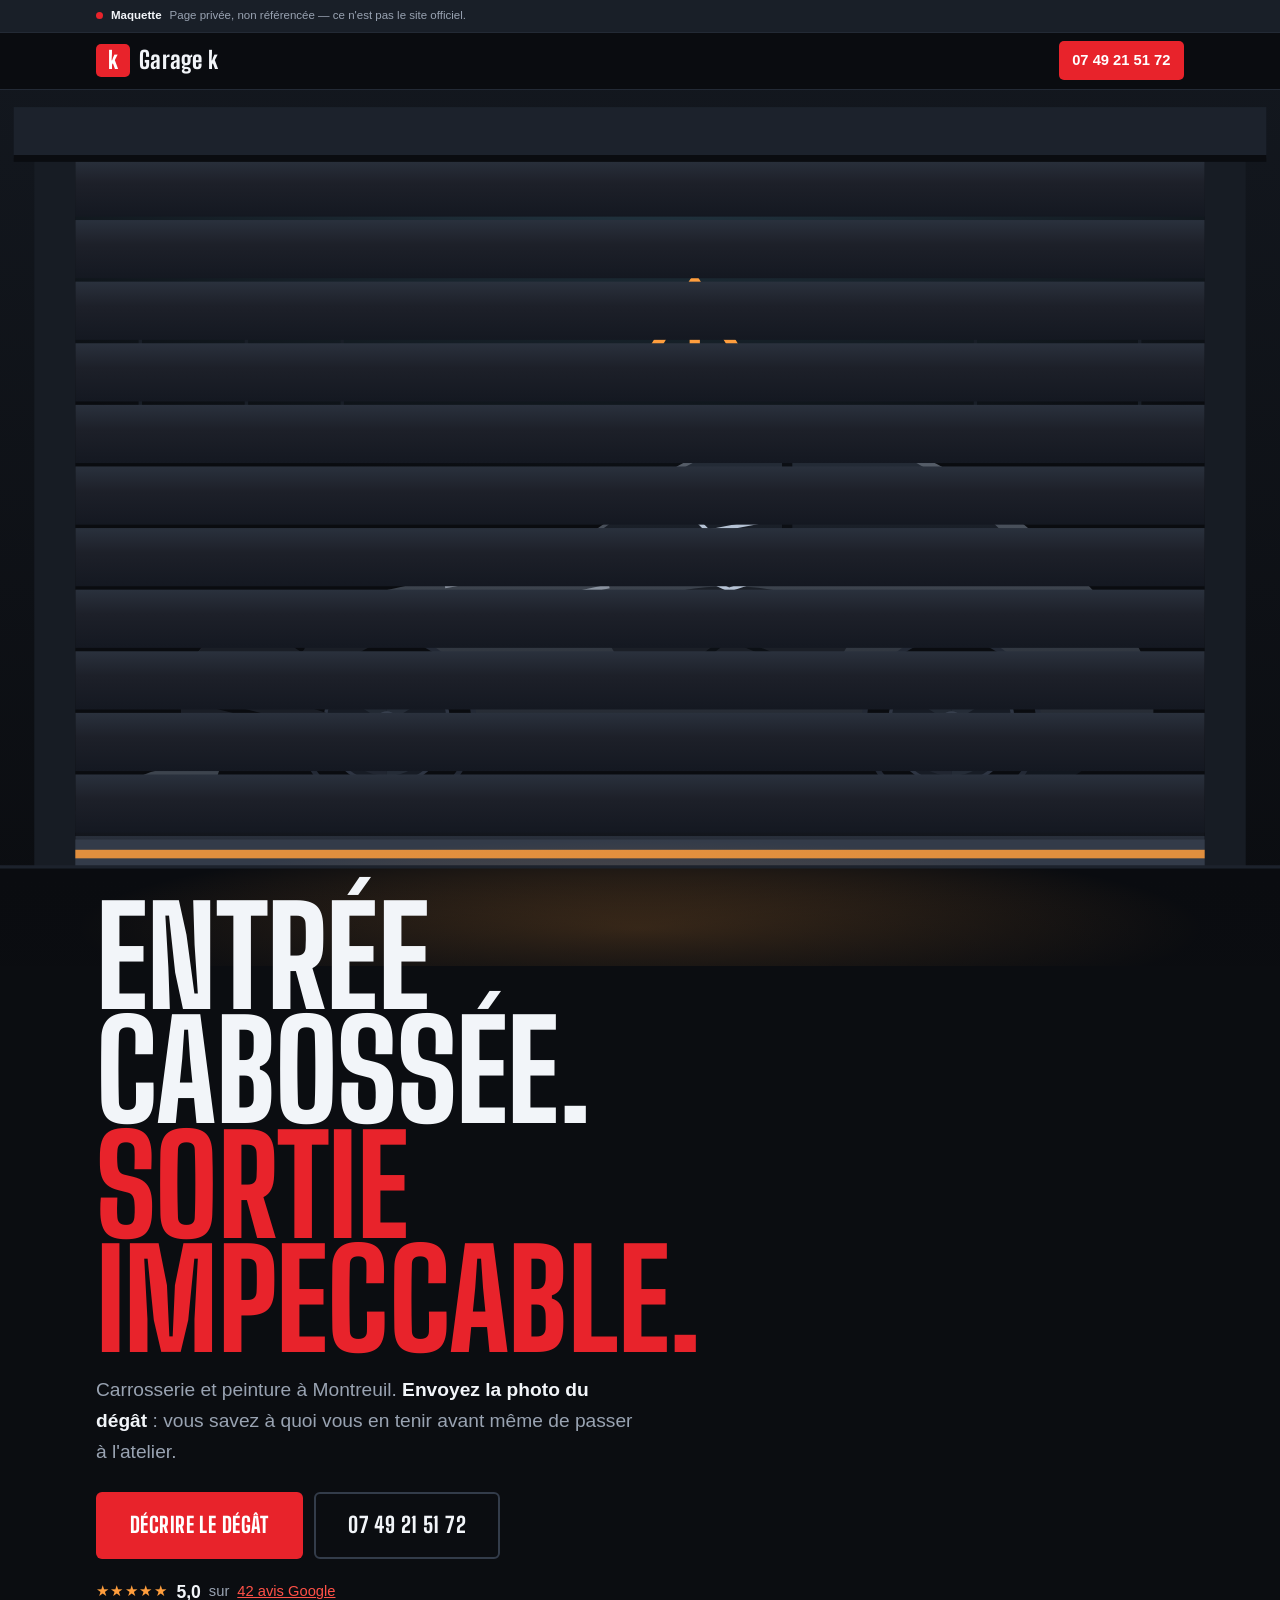
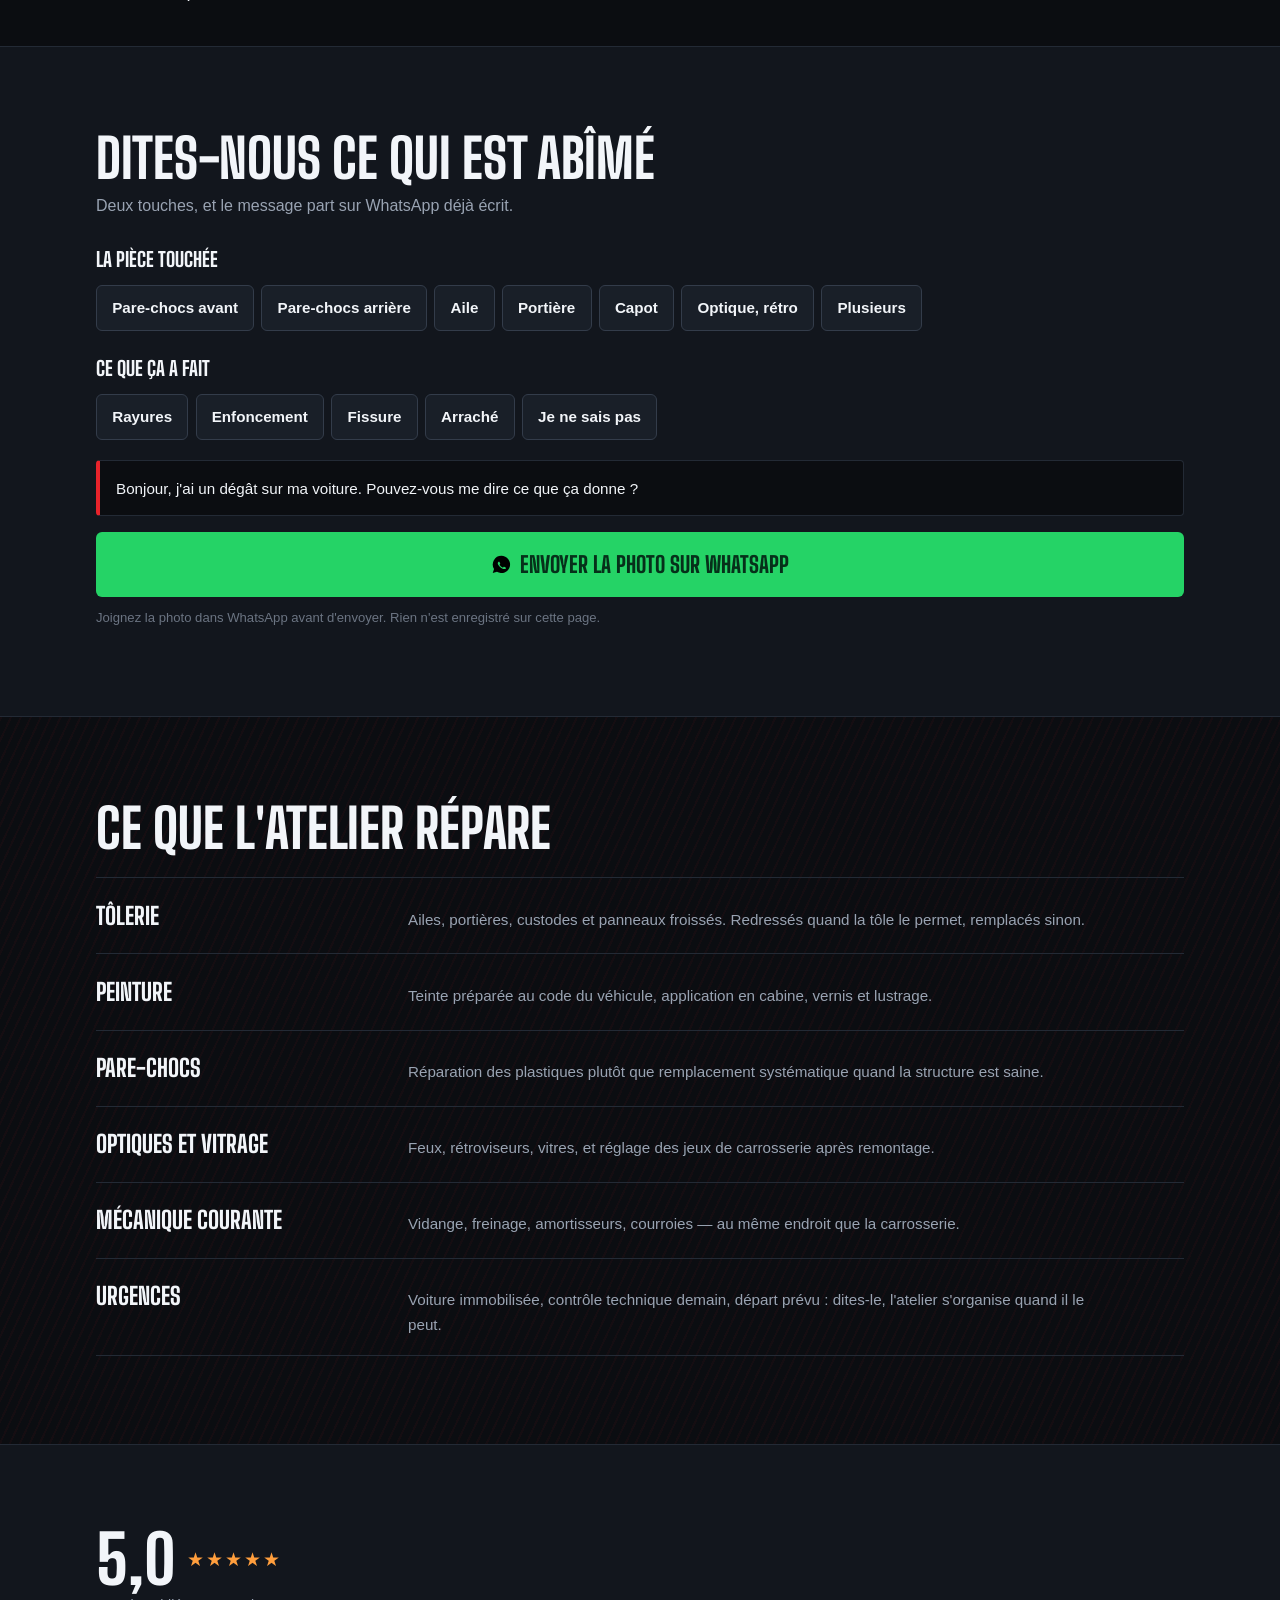
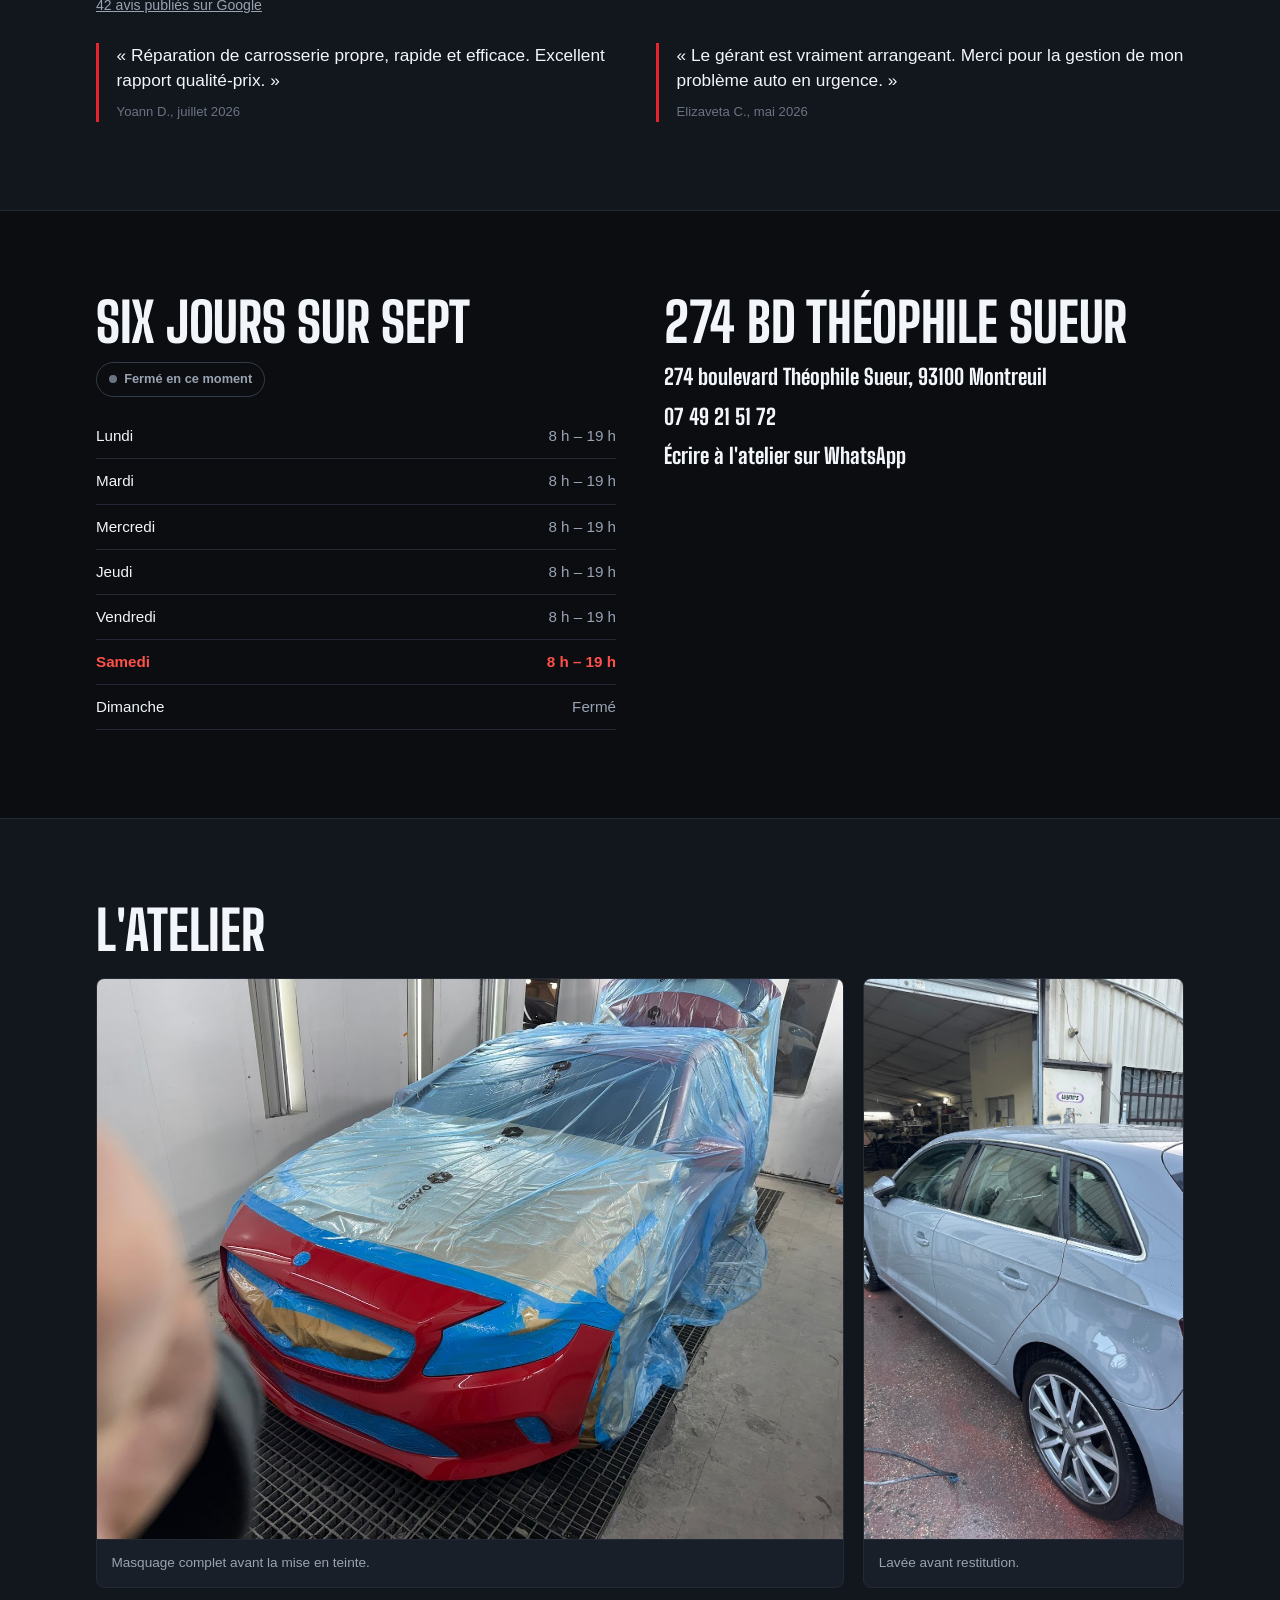
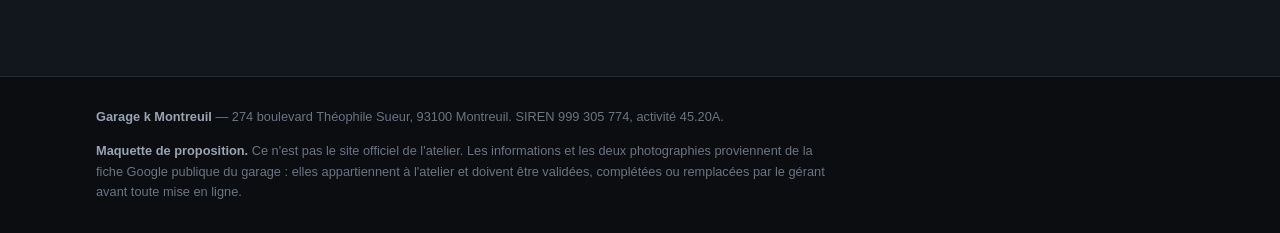
<file: garage-k-montreuil/index.html>
<!DOCTYPE html>
<html lang="fr">
<head>
<meta charset="utf-8">
<meta name="viewport" content="width=device-width, initial-scale=1, viewport-fit=cover">
<meta name="robots" content="noindex, nofollow, noarchive">
<meta name="theme-color" content="#0D0F14">
<title>Garage k Montreuil — Carrosserie et peinture à Montreuil</title>
<meta name="description" content="Carrosserie et peinture à Montreuil. Envoyez la photo du dégât sur WhatsApp, vous savez à quoi vous en tenir avant de passer. Ouvert du lundi au samedi.">
<meta property="og:type" content="website">
<meta property="og:locale" content="fr_FR">
<meta property="og:site_name" content="Garage k Montreuil">
<meta property="og:title" content="Garage k Montreuil — Entrée cabossée, sortie impeccable">
<meta property="og:description" content="Carrosserie et peinture à Montreuil. 5,0 sur 42 avis Google.">
<meta property="og:url" content="https://ok-marketing.github.io/garage-k-montreuil/">
<link rel="icon" href="data:image/svg+xml,<svg xmlns=%22http://www.w3.org/2000/svg%22 viewBox=%220 0 100 100%22><rect width=%22100%22 height=%22100%22 fill=%22%230D0F14%22/><path d=%22M20 74V26h13v20l17-20h16L48 48l19 26H51L33 52v22z%22 fill=%22%23FF9E3D%22/></svg>">
<link rel="preconnect" href="https://fonts.googleapis.com">
<link rel="preconnect" href="https://fonts.gstatic.com" crossorigin>
<link rel="stylesheet" href="https://fonts.googleapis.com/css2?family=Big+Shoulders+Display:wght@700;800&display=swap">
<link rel="stylesheet" href="styles.css?v=9">
<script>
  document.documentElement.classList.add('js');
  if ('scrollRestoration' in history) history.scrollRestoration = 'manual';
  setTimeout(function () {
    if (!window.pagePrete) document.documentElement.classList.remove('js');
  }, 2500);
</script>
</head>
<body>

<div class="maquette" role="note">
  <span class="maquette-puce"></span>
  <strong>Maquette</strong>
  <span class="maquette-txt">Page privée, non référencée — ce n'est pas le site officiel.</span>
</div>

<header class="entete">
  <div class="bande entete-in">
    <a class="marque" href="#haut">
      <span class="marque-k" aria-hidden="true">k</span>
      <span class="marque-nom">Garage k</span>
    </a>
    <a class="tel-haut" href="tel:+33749215172">07 49 21 51 72</a>
  </div>
</header>

<main id="haut">

  <section class="heros">

    <!-- ================= le rideau de l'atelier ================= -->
    <div class="atelier">
      <svg class="scene" viewBox="26 150 748 512" role="img"
           aria-label="Le rideau de l'atelier se ferme sur une voiture accidentée, le travail se fait à l'intérieur, puis le rideau se rouvre sur la voiture réparée et lustrée">
        <defs>
          <linearGradient id="gSol" x1="0" y1="0" x2="0" y2="1">
            <stop offset="0%" stop-color="#171B23"/>
            <stop offset="100%" stop-color="#0D0F14"/>
          </linearGradient>
          <linearGradient id="gMur" x1="0" y1="0" x2="0" y2="1">
            <stop offset="0%" stop-color="#151A22"/>
            <stop offset="100%" stop-color="#0B0D11"/>
          </linearGradient>
          <linearGradient id="gLame" x1="0" y1="0" x2="0" y2="1">
            <stop offset="0%" stop-color="#2A313D"/>
            <stop offset="42%" stop-color="#1D2029"/>
            <stop offset="100%" stop-color="#141821"/>
          </linearGradient>
          <linearGradient id="gLaque" x1="0" y1="0" x2="0" y2="1">
            <stop offset="0%" stop-color="#F2564A"/>
            <stop offset="46%" stop-color="#C21F27"/>
            <stop offset="100%" stop-color="#6B0F16"/>
          </linearGradient>
          <linearGradient id="gAppret" x1="0" y1="0" x2="0" y2="1">
            <stop offset="0%" stop-color="#5A626E"/>
            <stop offset="50%" stop-color="#3D444E"/>
            <stop offset="100%" stop-color="#252A33"/>
          </linearGradient>
          <linearGradient id="gVitre" x1="0" y1="0" x2="0" y2="1">
            <stop offset="0%" stop-color="#28303C"/>
            <stop offset="100%" stop-color="#12161D"/>
          </linearGradient>
          <linearGradient id="gEclat" x1="0" y1="0" x2="1" y2="0">
            <stop offset="0%" stop-color="#fff" stop-opacity="0"/>
            <stop offset="48%" stop-color="#fff" stop-opacity=".62"/>
            <stop offset="100%" stop-color="#fff" stop-opacity="0"/>
          </linearGradient>
          <radialGradient id="gNeon" cx="50%" cy="0%" r="72%">
            <stop offset="0%" stop-color="#7FD4FF" stop-opacity=".22"/>
            <stop offset="100%" stop-color="#7FD4FF" stop-opacity="0"/>
          </radialGradient>
          <radialGradient id="gSodium" cx="50%" cy="50%" r="50%">
            <stop offset="0%" stop-color="#FF9E3D" stop-opacity=".26"/>
            <stop offset="100%" stop-color="#FF9E3D" stop-opacity="0"/>
          </radialGradient>

          <clipPath id="capBaie"><rect x="70" y="190" width="660" height="414"/></clipPath>
          <clipPath id="capCarrosserie">
            <path d="M132 520 C130 487 142 467 176 459 C238 445 296 433 338 423
                     C372 415 388 395 414 375 C452 347 530 343 578 371
                     C616 393 652 427 676 455 C692 471 700 491 700 509 L700 520 Z"/>
          </clipPath>
        </defs>

        <!-- façade -->
        <rect width="800" height="720" fill="#0D0F14"/>
        <rect x="0" y="0" width="800" height="620" fill="url(#gMur)"/>

        <!-- intérieur de l'atelier, visible quand le rideau est levé -->
        <g clip-path="url(#capBaie)">
          <rect x="70" y="190" width="660" height="414" fill="#0A0C10"/>
          <rect x="70" y="190" width="660" height="270" fill="url(#gNeon)" class="neon"/>
          <rect x="70" y="572" width="660" height="32" fill="url(#gSol)"/>
          <line x1="70" y1="572" x2="730" y2="572" stroke="#1C222C" stroke-width="2"/>
          <!-- tube fluorescent -->
          <rect class="tube" x="300" y="214" width="200" height="9" rx="4" fill="#BFE8FF"/>
          <!-- panneau d'outils au fond -->
          <g stroke="#181E27" stroke-width="2" fill="none">
            <rect x="108" y="268" width="118" height="86" rx="3"/>
            <path d="M124 288h30M124 306h48M124 324h22M170 288v52"/>
            <rect x="596" y="286" width="96" height="68" rx="3"/>
            <path d="M612 306h64M612 326h40"/>
          </g>
          <g fill="#12171F">
            <circle cx="640" cy="524" r="30"/><circle cx="640" cy="524" r="15" fill="#0A0C10"/>
            <circle cx="600" cy="530" r="26"/><circle cx="600" cy="530" r="13" fill="#0A0C10"/>
          </g>

          <!-- ================= la voiture ================= -->
          <g class="voiture">

            <!-- carrosserie : apprêt gris quand elle arrive, laque rouge quand elle repart -->
            <path class="tolerie tolerie-avant"
                  d="M132 520 C130 487 142 467 176 459 C238 445 296 433 338 423
                     C372 415 388 395 414 375 C452 347 530 343 578 371
                     C616 393 652 427 676 455 C692 471 700 491 700 509 L700 520 Z"
                  fill="url(#gAppret)"/>
            <path class="tolerie tolerie-apres"
                  d="M132 520 C130 487 142 467 176 459 C238 445 296 433 338 423
                     C372 415 388 395 414 375 C452 347 530 343 578 371
                     C616 393 652 427 676 455 C692 471 700 491 700 509 L700 520 Z"
                  fill="url(#gLaque)"/>

            <!-- pavillon vitré d'un seul tenant, sans encadrement -->
            <path class="vitrage" d="M356 421 C384 405 398 389 422 373 C458 349 528 345 570 373
                                     C596 391 618 413 634 433 L378 433 Z" fill="url(#gVitre)"/>
            <path class="montant" d="M486 355 L486 433" stroke="#0C0F14" stroke-width="6" fill="none"/>

            <!-- bandeau lumineux avant, feu arrière fin, poignées affleurantes -->
            <rect class="feu-av" x="138" y="455" width="54" height="8" rx="4" fill="#DCEBFF"/>
            <rect class="feu-ar" x="666" y="447" width="34" height="8" rx="4" fill="#FF5A48"/>
            <rect x="396" y="450" width="32" height="6" rx="3" fill="#0F1319" opacity=".85"/>
            <rect x="544" y="448" width="32" height="6" rx="3" fill="#0F1319" opacity=".85"/>
            <path d="M164 500 L688 500" stroke="#0B0E13" stroke-width="10" opacity=".6" fill="none"/>

            <!-- roues aéro -->
            <g class="roue roue-av">
              <circle cx="252" cy="520" r="52" fill="#0A0C10"/>
              <circle cx="252" cy="520" r="51" fill="none" stroke="#232935" stroke-width="3"/>
              <circle cx="252" cy="520" r="36" fill="#171C25" stroke="#2E3543" stroke-width="2"/>
              <g class="jante" fill="#252C37">
                <path d="M252 489 a31 31 0 0 1 26 15 l-26 16 Z"/>
                <path d="M278 536 a31 31 0 0 1 -26 15 l0 -31 Z"/>
                <path d="M226 536 a31 31 0 0 0 26 15 l0 -31 Z" opacity=".7"/>
                <path d="M226 504 a31 31 0 0 1 26 -15 l0 31 Z" opacity=".85"/>
              </g>
              <circle cx="252" cy="520" r="7" fill="#39414F"/>
            </g>
            <g class="roue roue-ar">
              <circle cx="582" cy="520" r="52" fill="#0A0C10"/>
              <circle cx="582" cy="520" r="51" fill="none" stroke="#232935" stroke-width="3"/>
              <circle cx="582" cy="520" r="36" fill="#171C25" stroke="#2E3543" stroke-width="2"/>
              <g class="jante" fill="#252C37">
                <path d="M582 489 a31 31 0 0 1 26 15 l-26 16 Z"/>
                <path d="M608 536 a31 31 0 0 1 -26 15 l0 -31 Z"/>
                <path d="M556 536 a31 31 0 0 0 26 15 l0 -31 Z" opacity=".7"/>
                <path d="M556 504 a31 31 0 0 1 26 -15 l0 31 Z" opacity=".85"/>
              </g>
              <circle cx="582" cy="520" r="7" fill="#39414F"/>
            </g>

            <!-- les dégâts, effacés pendant que le rideau est baissé -->
            <g class="degats">
              <g clip-path="url(#capCarrosserie)">
                <path d="M132 520 C128 486 140 466 174 458 C202 450 226 444 246 438
                         L234 460 L256 468 L226 484 L250 496 L204 510 L236 520 Z" fill="#1A1E26"/>
                <path d="M176 459 L202 476 M150 486 L184 498 M138 506 L186 518"
                      stroke="#0A0C10" stroke-width="4" stroke-linecap="round" fill="none"/>
                <ellipse cx="452" cy="470" rx="70" ry="30" fill="#191D25" opacity=".9"/>
                <path d="M452 470 L396 452 M452 470 L420 494 M452 470 L502 456 M452 470 L500 490"
                      stroke="#0C1015" stroke-width="3.5" stroke-linecap="round" fill="none"/>
                <path d="M286 440 L376 424 M298 458 L382 440" stroke="#C9D4E2" stroke-width="2.5"
                      opacity=".55" fill="none"/>
              </g>
              <!-- pare-brise fissuré -->
              <path d="M414 382 L440 408 L422 428 L452 442 M440 408 L482 400 M452 442 L488 430"
                    stroke="#DCEBFF" stroke-width="2.4" fill="none" opacity=".8"/>
              <!-- pare-chocs arraché, posé au sol -->
              <path class="pare-chocs" d="M92 566 C100 548 128 542 154 548 L148 566 Z" fill="#3D444E"/>
              <!-- triangle de panne -->
              <g class="alerte">
                <path d="M396 322 L432 262 L468 322 Z" fill="none" stroke="#FF9E3D" stroke-width="6"
                      stroke-linejoin="round"/>
                <path d="M432 282 L432 300" stroke="#FF9E3D" stroke-width="6" stroke-linecap="round"/>
                <circle cx="432" cy="311" r="3.4" fill="#FF9E3D"/>
              </g>
            </g>

            <!-- éclat sur la laque, une fois la voiture rendue -->
            <g clip-path="url(#capCarrosserie)">
              <rect class="eclat" x="60" y="330" width="110" height="220" fill="url(#gEclat)"/>
            </g>
          </g>

          <!-- étincelles qui jaillissent pendant le travail -->
          <g class="gerbe" fill="#FFC26B">
            <circle class="bluette b1" cx="0" cy="0" r="3.4"/>
            <circle class="bluette b2" cx="0" cy="0" r="2.6"/>
            <circle class="bluette b3" cx="0" cy="0" r="3"/>
            <circle class="bluette b4" cx="0" cy="0" r="2.2"/>
            <circle class="bluette b5" cx="0" cy="0" r="2.8"/>
          </g>
        </g>

        <!-- ================= le rideau ================= -->
        <g class="rideau">
          <g class="lames">
            <rect x="70" y="190" width="660" height="34" fill="url(#gLame)"/>
            <rect x="70" y="226" width="660" height="34" fill="url(#gLame)"/>
            <rect x="70" y="262" width="660" height="34" fill="url(#gLame)"/>
            <rect x="70" y="298" width="660" height="34" fill="url(#gLame)"/>
            <rect x="70" y="334" width="660" height="34" fill="url(#gLame)"/>
            <rect x="70" y="370" width="660" height="34" fill="url(#gLame)"/>
            <rect x="70" y="406" width="660" height="34" fill="url(#gLame)"/>
            <rect x="70" y="442" width="660" height="34" fill="url(#gLame)"/>
            <rect x="70" y="478" width="660" height="34" fill="url(#gLame)"/>
            <rect x="70" y="514" width="660" height="34" fill="url(#gLame)"/>
            <rect x="70" y="550" width="660" height="34" fill="url(#gLame)"/>
            <rect x="70" y="586" width="660" height="18" fill="url(#gLame)"/>
          </g>
          <!-- la lumière de l'atelier passe entre les lames -->
          <g class="fentes" stroke="#7FD4FF" stroke-width="2">
            <line x1="70" y1="225" x2="730" y2="225"/><line x1="70" y1="261" x2="730" y2="261"/>
            <line x1="70" y1="297" x2="730" y2="297"/><line x1="70" y1="333" x2="730" y2="333"/>
            <line x1="70" y1="369" x2="730" y2="369"/><line x1="70" y1="405" x2="730" y2="405"/>
            <line x1="70" y1="441" x2="730" y2="441"/><line x1="70" y1="477" x2="730" y2="477"/>
            <line x1="70" y1="513" x2="730" y2="513"/><line x1="70" y1="549" x2="730" y2="549"/>
            <line x1="70" y1="585" x2="730" y2="585"/>
          </g>
          <!-- barre basse, avec sa bande de sécurité -->
          <rect x="66" y="588" width="668" height="16" fill="#333B49"/>
          <rect x="66" y="594" width="668" height="5" fill="#FF9E3D" opacity=".85"/>
        </g>

        <!-- montants et linteau -->
        <rect x="46" y="174" width="24" height="430" fill="#171C24"/>
        <rect x="730" y="174" width="24" height="430" fill="#171C24"/>
        <rect x="34" y="160" width="732" height="30" fill="#1C222C"/>
        <rect x="34" y="188" width="732" height="4" fill="#0A0C10"/>

        <!-- ================= sons du travail ================= -->
        <g class="bruits">
          <g class="bruit bruit-1">
            <path d="M0 -38 L12 -16 L38 -22 L26 0 L44 16 L18 20 L14 44 L-4 26 L-26 38 L-24 12
                     L-48 6 L-28 -10 L-38 -32 L-14 -26 Z" fill="#FF9E3D"/>
            <text x="0" y="7">CLAC&#8239;!</text>
          </g>
          <g class="bruit bruit-2">
            <path d="M0 -34 L11 -14 L34 -20 L23 0 L39 14 L16 18 L12 39 L-4 23 L-23 34 L-21 11
                     L-43 5 L-25 -9 L-34 -29 L-12 -23 Z" fill="#7FD4FF"/>
            <text x="0" y="6">BZZZZ</text>
          </g>
          <g class="bruit bruit-3">
            <path d="M0 -34 L11 -14 L34 -20 L23 0 L39 14 L16 18 L12 39 L-4 23 L-23 34 L-21 11
                     L-43 5 L-25 -9 L-34 -29 L-12 -23 Z" fill="#FF9E3D"/>
            <text x="0" y="6">TCHAK</text>
          </g>
          <g class="bruit bruit-4">
            <path d="M0 -34 L11 -14 L34 -20 L23 0 L39 14 L16 18 L12 39 L-4 23 L-23 34 L-21 11
                     L-43 5 L-25 -9 L-34 -29 L-12 -23 Z" fill="#7FD4FF"/>
            <text x="0" y="6">PSCHHT</text>
          </g>
        </g>

        <!-- ================= pièces qui arrivent des marges ================= -->
        <g class="pieces">
          <g class="piece-v piece-roue">
            <circle cx="0" cy="0" r="30" fill="#0A0C10" stroke="#39414F" stroke-width="3"/>
            <circle cx="0" cy="0" r="18" fill="#1B2029" stroke="#39414F" stroke-width="2"/>
            <path d="M0 -18 L0 18 M-18 0 L18 0" stroke="#39414F" stroke-width="3"/>
          </g>
          <g class="piece-v piece-phare">
            <path d="M-34 -10 L34 -16 L34 12 L-34 10 Z" fill="#2A313D" stroke="#5A6472" stroke-width="2"/>
            <rect x="-26" y="-6" width="52" height="8" rx="4" fill="#DCEBFF"/>
          </g>
          <g class="piece-v piece-bombe">
            <rect x="-11" y="-30" width="22" height="54" rx="6" fill="#C21F27" stroke="#F2564A" stroke-width="2"/>
            <rect x="-6" y="-40" width="12" height="12" rx="3" fill="#5A6472"/>
            <rect x="-11" y="-12" width="22" height="12" fill="#EEF2F7" opacity=".85"/>
          </g>
          <g class="piece-v piece-boulons" fill="#4A5361">
            <circle cx="0" cy="0" r="8"/><circle cx="22" cy="-14" r="6"/><circle cx="18" cy="16" r="5"/>
            <circle cx="-20" cy="10" r="6.5"/>
          </g>
        </g>

        <!-- sol devant l'atelier, flaque de lumière orange -->
        <rect x="0" y="604" width="800" height="116" fill="#0A0C10"/>
        <ellipse cx="400" cy="640" rx="330" ry="52" fill="url(#gSodium)" class="flaque"/>
        <line x1="0" y1="604" x2="800" y2="604" stroke="#1C222C" stroke-width="2"/>
      </svg>
    </div>

    <div class="bande heros-txt">
      <h1 class="titre">
        <span>Entrée</span>
        <span>cabossée.</span>
        <span class="rouge">Sortie</span>
        <span class="rouge">impeccable.</span>
      </h1>
      <p class="intro">Carrosserie et peinture à Montreuil. <strong>Envoyez la photo du dégât</strong> : vous savez à quoi vous en tenir avant même de passer à l'atelier.</p>
      <div class="actions">
        <a class="cta cta-plein" href="#devis">Décrire le dégât</a>
        <a class="cta cta-creux" href="tel:+33749215172">07 49 21 51 72</a>
      </div>
      <p class="note">
        <span class="etoiles" aria-hidden="true">★★★★★</span>
        <strong>5,0</strong> sur
        <a href="https://www.google.com/maps/search/?api=1&amp;query=Garage+k+Montreuil%2C+274+Bd+Th%C3%A9ophile+Sueur%2C+93100+Montreuil" target="_blank" rel="noopener">42 avis Google</a>
      </p>
    </div>
  </section>

  <!-- ================= décrire le dégât ================= -->
  <section class="devis" id="devis">
    <div class="bande">
      <h2 class="titre-sec">Dites-nous ce qui est abîmé</h2>
      <p class="sous-titre">Deux touches, et le message part sur WhatsApp déjà écrit.</p>

      <div class="carte">
        <fieldset class="groupe">
          <legend>La pièce touchée</legend>
          <div class="puces" data-groupe="piece">
            <button type="button" class="puce" data-v="Pare-chocs avant" aria-pressed="false">Pare-chocs avant</button>
            <button type="button" class="puce" data-v="Pare-chocs arrière" aria-pressed="false">Pare-chocs arrière</button>
            <button type="button" class="puce" data-v="Aile" aria-pressed="false">Aile</button>
            <button type="button" class="puce" data-v="Portière" aria-pressed="false">Portière</button>
            <button type="button" class="puce" data-v="Capot" aria-pressed="false">Capot</button>
            <button type="button" class="puce" data-v="Optique ou rétroviseur" aria-pressed="false">Optique, rétro</button>
            <button type="button" class="puce" data-v="Plusieurs éléments" aria-pressed="false">Plusieurs</button>
          </div>
        </fieldset>

        <fieldset class="groupe">
          <legend>Ce que ça a fait</legend>
          <div class="puces" data-groupe="degat">
            <button type="button" class="puce" data-v="Rayures" aria-pressed="false">Rayures</button>
            <button type="button" class="puce" data-v="Enfoncement" aria-pressed="false">Enfoncement</button>
            <button type="button" class="puce" data-v="Fissure" aria-pressed="false">Fissure</button>
            <button type="button" class="puce" data-v="Élément arraché" aria-pressed="false">Arraché</button>
            <button type="button" class="puce" data-v="Je ne sais pas trop" aria-pressed="false">Je ne sais pas</button>
          </div>
        </fieldset>

        <div class="fiche">
          <p class="fiche-txt" id="apercu">Bonjour, j'ai un dégât sur ma voiture. Pouvez-vous me dire ce que ça donne&nbsp;?</p>
        </div>

        <a class="bouton" id="lienWa"
           href="https://wa.me/33749215172?text=Bonjour%2C%20j%27ai%20un%20d%C3%A9g%C3%A2t%20sur%20ma%20voiture.%20Pouvez-vous%20me%20dire%20ce%20que%20%C3%A7a%20donne%20%3F"
           target="_blank" rel="noopener">
          <svg viewBox="0 0 24 24" aria-hidden="true"><path d="M12 2a10 10 0 0 0-8.5 15.2L2 22l4.9-1.4A10 10 0 1 0 12 2zm5.5 14.1c-.2.6-1.2 1.2-1.7 1.2-.5.1-1 .1-1.6-.1-.4-.1-.9-.3-1.5-.6a11 11 0 0 1-4.2-3.9c-.3-.5-.7-1.2-.7-2s.4-1.2.6-1.4c.2-.2.4-.3.6-.3h.4c.2 0 .4 0 .5.4l.7 1.7c0 .2 0 .3-.1.5l-.3.4-.2.2c-.1.1-.2.3 0 .5a8 8 0 0 0 3.5 3c.3.1.4.1.5-.1l.7-.8c.2-.2.3-.2.5-.1l1.6.8c.2.1.4.2.4.3z"/></svg>
          Envoyer la photo sur WhatsApp
        </a>
        <p class="apres-bouton">Joignez la photo dans WhatsApp avant d'envoyer. Rien n'est enregistré sur cette page.</p>
      </div>
    </div>
  </section>

  <!-- ================= prestations ================= -->
  <section class="travaux">
    <div class="bande">
      <h2 class="titre-sec">Ce que l'atelier répare</h2>
      <ul class="liste">
        <li><h3>Tôlerie</h3><p>Ailes, portières, custodes et panneaux froissés. Redressés quand la tôle le permet, remplacés sinon.</p></li>
        <li><h3>Peinture</h3><p>Teinte préparée au code du véhicule, application en cabine, vernis et lustrage.</p></li>
        <li><h3>Pare-chocs</h3><p>Réparation des plastiques plutôt que remplacement systématique quand la structure est saine.</p></li>
        <li><h3>Optiques et vitrage</h3><p>Feux, rétroviseurs, vitres, et réglage des jeux de carrosserie après remontage.</p></li>
        <li><h3>Mécanique courante</h3><p>Vidange, freinage, amortisseurs, courroies — au même endroit que la carrosserie.</p></li>
        <li><h3>Urgences</h3><p>Voiture immobilisée, contrôle technique demain, départ prévu : dites-le, l'atelier s'organise quand il le peut.</p></li>
      </ul>
    </div>
  </section>

  <!-- ================= avis ================= -->
  <section class="avis">
    <div class="bande">
      <p class="score"><strong>5,0</strong> <span class="etoiles" aria-hidden="true">★★★★★</span></p>
      <p class="score-src"><a href="https://www.google.com/maps/search/?api=1&amp;query=Garage+k+Montreuil%2C+274+Bd+Th%C3%A9ophile+Sueur%2C+93100+Montreuil" target="_blank" rel="noopener">42 avis publiés sur Google</a></p>
      <div class="citations">
        <blockquote>
          <p>Réparation de carrosserie propre, rapide et efficace. Excellent rapport qualité-prix.</p>
          <cite>Yoann D., juillet 2026</cite>
        </blockquote>
        <blockquote>
          <p>Le gérant est vraiment arrangeant. Merci pour la gestion de mon problème auto en urgence.</p>
          <cite>Elizaveta C., mai 2026</cite>
        </blockquote>
      </div>
    </div>
  </section>

  <!-- ================= infos ================= -->
  <section class="infos">
    <div class="bande infos-in">
      <div>
        <h2 class="titre-sec">Six jours sur sept</h2>
        <p class="etat" id="etat"><i></i><span id="etatTxt">Horaires de l'atelier</span></p>
        <table class="heures" id="heures">
          <tbody>
            <tr data-j="1"><th scope="row">Lundi</th><td>8 h – 19 h</td></tr>
            <tr data-j="2"><th scope="row">Mardi</th><td>8 h – 19 h</td></tr>
            <tr data-j="3"><th scope="row">Mercredi</th><td>8 h – 19 h</td></tr>
            <tr data-j="4"><th scope="row">Jeudi</th><td>8 h – 19 h</td></tr>
            <tr data-j="5"><th scope="row">Vendredi</th><td>8 h – 19 h</td></tr>
            <tr data-j="6"><th scope="row">Samedi</th><td>8 h – 19 h</td></tr>
            <tr data-j="0"><th scope="row">Dimanche</th><td>Fermé</td></tr>
          </tbody>
        </table>
      </div>

      <div>
        <h2 class="titre-sec">274 bd Théophile Sueur</h2>
        <ul class="coord">
          <li><a href="https://www.google.com/maps/search/?api=1&amp;query=Garage+k+Montreuil%2C+274+Bd+Th%C3%A9ophile+Sueur%2C+93100+Montreuil" target="_blank" rel="noopener">274 boulevard Théophile Sueur, 93100 Montreuil</a></li>
          <li><a href="tel:+33749215172">07 49 21 51 72</a></li>
          <li><a href="https://wa.me/33749215172" target="_blank" rel="noopener">Écrire à l'atelier sur WhatsApp</a></li>
        </ul>
      </div>
    </div>
  </section>

  <!-- ================= photos ================= -->
  <section class="vues-sec">
    <div class="bande">
      <h2 class="titre-sec">L'atelier</h2>
      <div class="vues">
        <figure>
          <img src="photos/cabine.jpg" width="1400" height="1050" loading="lazy" decoding="async"
               alt="Voiture masquée de film bleu dans la cabine de peinture, pare-chocs avant fraîchement peint">
          <figcaption>Masquage complet avant la mise en teinte.</figcaption>
        </figure>
        <figure>
          <img src="photos/rendu.jpg" width="1040" height="1387" loading="lazy" decoding="async"
               alt="Berline grise lavée, garée devant l'entrée de l'atelier, prête à être rendue">
          <figcaption>Lavée avant restitution.</figcaption>
        </figure>
      </div>
    </div>
  </section>

</main>

<footer class="pied">
  <div class="bande">
    <p><strong>Garage k Montreuil</strong> — 274 boulevard Théophile Sueur, 93100 Montreuil. SIREN 999&nbsp;305&nbsp;774, activité 45.20A.</p>
    <p class="pied-note"><strong>Maquette de proposition.</strong> Ce n'est pas le site officiel de l'atelier. Les informations et les deux photographies proviennent de la fiche Google publique du garage : elles appartiennent à l'atelier et doivent être validées, complétées ou remplacées par le gérant avant toute mise en ligne.</p>
  </div>
</footer>

<nav class="barre-bas" aria-label="Contact rapide">
  <a href="tel:+33749215172">
    <svg viewBox="0 0 24 24" fill="none" stroke="currentColor" stroke-width="2" stroke-linecap="round" aria-hidden="true"><path d="M22 16.9v3a2 2 0 0 1-2.2 2 19.8 19.8 0 0 1-8.6-3.1 19.5 19.5 0 0 1-6-6A19.8 19.8 0 0 1 2.1 4.2 2 2 0 0 1 4.1 2h3a2 2 0 0 1 2 1.7c.1 1 .4 1.9.7 2.8a2 2 0 0 1-.5 2.1L8.1 9.9a16 16 0 0 0 6 6l1.3-1.3a2 2 0 0 1 2.1-.4c.9.3 1.8.6 2.8.7a2 2 0 0 1 1.7 2z"/></svg>
    Appeler
  </a>
  <a class="bas-wa" href="#devis">
    <svg viewBox="0 0 24 24" fill="currentColor" aria-hidden="true"><path d="M12 2a10 10 0 0 0-8.5 15.2L2 22l4.9-1.4A10 10 0 1 0 12 2zm5.5 14.1c-.2.6-1.2 1.2-1.7 1.2-.5.1-1 .1-1.6-.1-.4-.1-.9-.3-1.5-.6a11 11 0 0 1-4.2-3.9c-.3-.5-.7-1.2-.7-2s.4-1.2.6-1.4c.2-.2.4-.3.6-.3h.4c.2 0 .4 0 .5.4l.7 1.7c0 .2 0 .3-.1.5l-.3.4-.2.2c-.1.1-.2.3 0 .5a8 8 0 0 0 3.5 3c.3.1.4.1.5-.1l.7-.8c.2-.2.3-.2.5-.1l1.6.8c.2.1.4.2.4.3z"/></svg>
    Décrire le dégât
  </a>
</nav>

<script src="app.js?v=4" defer></script>
</body>
</html>
</file>
<file: c2l-renov/styles.css>
/* =========================================================
   C2L Rénov — maquette
   Tons chauds : sable, plâtre, terre cuite, chêne.
   La pièce du haut se refait toute seule — dépose du vieux
   carrelage, ragréage, encollage, pose — et le carrelage se pose
   aussi au fil du défilement, de haut en bas.
   Téléphone d'abord. Deux paliers : 48rem et 64rem.
   ========================================================= */

:root{
  --sable:    #E8DCC8;   /* le fond de page */
  --sable-2:  #DCCDB4;
  --platre:   #F4ECDD;   /* enduit frais */
  --joint:    #C9B99F;
  --joint-2:  #B7A488;
  --terre:    #A85B3C;   /* terre cuite, l'accent */
  --terre-f:  #82412A;
  --bois:     #C08E56;
  --encre:    #2A2018;   /* brun très foncé, jamais du noir */
  --encre-2:  #5C4C3E;
  --wa:       #1FA855;
  --vert:     #4E7A46;

  --bande-max: 64rem;
  --marge: 3.8rem;
  --carreau: 14px;
  --col: calc(var(--carreau) * 3 + 4px);
  --barre: calc(3.5rem + env(safe-area-inset-bottom));

  --sans: -apple-system, BlinkMacSystemFont, "Segoe UI", Roboto, Helvetica, Arial, sans-serif;
  --titre: "Bricolage Grotesque", var(--sans);
}

*{ box-sizing: border-box }

html{
  overflow-x: clip;
  scroll-behavior: smooth;
  -webkit-text-size-adjust: 100%;
}

body{
  margin: 0;
  padding-bottom: var(--barre);
  background: var(--sable);
  color: var(--encre);
  font-family: var(--sans);
  font-size: 1.0625rem;
  line-height: 1.6;
  -webkit-font-smoothing: antialiased;
}

p{ margin: 0 }
img{ max-width: 100%; display: block }
a{ color: var(--terre-f) }
:focus-visible{ outline: 2px solid var(--terre); outline-offset: 3px }

.bande{ position: relative; z-index: 1; padding-inline: max(var(--marge), (100% - var(--bande-max)) / 2) }
section{ padding-block: 3rem; position: relative; overflow: hidden }

.titre, .titre-2{
  font-family: var(--titre); font-weight: 800;
  letter-spacing: -.02em; line-height: 1.02; margin: 0; text-wrap: balance;
}
.titre{ font-size: clamp(2.3rem, 9vw, 4.4rem) }
.titre-2{ font-size: clamp(1.5rem, 5.5vw, 2.3rem) }
h3{ font-family: var(--titre); font-weight: 600; font-size: 1.18rem; margin: 0 }

/* ================= bandeau maquette ================= */
.maquette{
  display: flex; align-items: center; gap: .5rem;
  padding: .5rem max(var(--marge), (100% - var(--bande-max)) / 2);
  background: var(--encre); color: #C8B79E;
  font-size: .72rem; line-height: 1.35;
}
.maquette strong{ color: var(--platre) }
.maquette-puce{ width: 7px; height: 7px; border-radius: 50%; background: var(--terre); flex: none }
@media (max-width: 26rem){ .maquette-txt{ display: none } }

/* ================= en-tête ================= */
.entete{
  position: sticky; top: 0; z-index: 40;
  background: color-mix(in oklab, var(--sable) 90%, transparent);
  backdrop-filter: blur(10px);
  border-bottom: 1px solid var(--joint);
}
.entete-in{ display: flex; align-items: center; gap: 1rem; min-height: 3.5rem }
.marque{ display: flex; align-items: center; gap: .6rem; text-decoration: none; color: var(--encre) }
.marque-signe{ display: grid; grid-template-columns: 11px 11px; gap: 3px; flex: none }
.marque-signe i{ display: block; width: 11px; height: 11px; background: var(--terre) }
.marque-signe i:nth-child(2){ background: var(--encre); grid-column: 2; grid-row: 2 }
.marque-nom{ font-family: var(--titre); font-weight: 800; font-size: 1.22rem; letter-spacing: -.01em }
.tel-haut{
  margin-left: auto; background: var(--encre); color: var(--platre);
  font-weight: 700; font-size: .9rem; text-decoration: none;
  padding: .5rem .8rem; border-radius: 3px; white-space: nowrap;
}
.tel-haut:hover{ background: var(--terre-f) }

/* ================= ouverture ================= */
.ouverture{ padding-block: 2rem 3.5rem }
.situe{ font-size: .88rem; color: var(--encre-2); margin-bottom: .8rem }
.intro{ margin-top: 1.1rem; font-size: 1.06rem; color: var(--encre-2); max-width: 42ch }

/* ================= la piece, 15 s =================
   0    -> 1,4 s   etat d'origine
   1,4  -> 3,4 s   depose du vieux carrelage
   3,4  -> 5,6 s   ragreage a la lisseuse
   5,6  -> 7,8 s   encollage au peigne
   7,8  -> 11,6 s  pose, rang par rang
   11,6 -> 13,1 s  le lustre balaie le sol : une seconde et demie
   13,1 -> 14,4 s  la piece finie, puis on recommence
   ==================================================== */
.mur-cadre{
  margin-top: 1.8rem; position: relative;
  border: 1px solid var(--joint-2); border-radius: 4px; overflow: hidden;
  background: var(--sable-2);
}
.piece{ width: 100%; height: auto; display: block }

.murs-n, .fissures, .vieux-sol, .ragreage, .colle, .carreaux, .lustre,
.croisillons, .lisseuse, .peigne, .gravats, .brille, .etape{
  animation-duration: 15s;
  animation-iteration-count: infinite;
  animation-timing-function: ease-in-out;
}

/* les murs sont repeints tot : le sol reste la vedette */
.fissures{ animation-name: fissures }
@keyframes fissures{ 0%, 8%{ opacity: 1 } 13%, 100%{ opacity: 0 } }
.murs-n{ animation-name: mursN }
@keyframes mursN{
  0%,  8%  { clip-path: inset(0 0 100% 0) }
  15%, 96% { clip-path: inset(0 0 0 0) }
  100%     { clip-path: inset(0 0 100% 0) }
}

/* le vieux carrelage est depose du fond vers l'entree */
.vieux-sol{ animation-name: depose; animation-timing-function: steps(1, end) }
@keyframes depose{
  0%,  9%  { clip-path: inset(0 0 0 0) }
  12%      { clip-path: inset(0 0 77% 0) }
  15%      { clip-path: inset(0 0 55% 0) }
  18%      { clip-path: inset(0 0 33% 0) }
  20%      { clip-path: inset(0 0 12% 0) }
  23%, 96% { clip-path: inset(0 0 100% 0) }
  100%     { clip-path: inset(0 0 0 0) }
}
.gravats{ opacity: 0; animation-name: gravats }
@keyframes gravats{
  0%,  10% { opacity: 0 }
  14%      { opacity: .9 }
  33%      { opacity: .9 }
  37%, 100%{ opacity: 0 }
}

/* le ragreage, tire du fond vers l'entree */
.ragreage{ animation-name: ragreage }
@keyframes ragreage{
  0%,  23% { clip-path: inset(0 0 100% 0) }
  37%, 96% { clip-path: inset(0 0 0 0) }
  100%     { clip-path: inset(0 0 100% 0) }
}
.lisseuse{ opacity: 0; animation-name: lisseuse }
@keyframes lisseuse{
  0%,  22% { transform: translate(300px, 258px) scale(.55); opacity: 0 }
  25%      { opacity: 1 }
  37%      { transform: translate(300px, 392px) scale(1.15); opacity: 1 }
  39%, 100%{ transform: translate(300px, 400px) scale(1.15); opacity: 0 }
}

/* la colle, peignee rang par rang */
.colle{ animation-name: colleP; animation-timing-function: steps(1, end) }
@keyframes colleP{
  0%,  37% { clip-path: inset(0 0 100% 0) }
  40%      { clip-path: inset(0 0 77% 0) }
  43%      { clip-path: inset(0 0 55% 0) }
  46%      { clip-path: inset(0 0 33% 0) }
  49%      { clip-path: inset(0 0 12% 0) }
  52%, 96% { clip-path: inset(0 0 0 0) }
  100%     { clip-path: inset(0 0 100% 0) }
}
.peigne{ opacity: 0; animation-name: peigne }
@keyframes peigne{
  0%,  37% { transform: translate(300px, 262px) scale(.6); opacity: 0 }
  40%      { opacity: 1 }
  51%      { transform: translate(300px, 384px) scale(1.1); opacity: 1 }
  53%, 100%{ transform: translate(300px, 392px) scale(1.1); opacity: 0 }
}

/* LE CARRELAGE : rang par rang, du fond de la piece vers l'entree */
.carreaux{ animation-name: poseSol; animation-timing-function: steps(1, end) }
@keyframes poseSol{
  0%,  52% { clip-path: inset(0 0 100% 0) }
  56%      { clip-path: inset(0 0 97% 0) }
  59%      { clip-path: inset(0 0 89.5% 0) }
  63%      { clip-path: inset(0 0 78.2% 0) }
  66%      { clip-path: inset(0 0 63.4% 0) }
  70%      { clip-path: inset(0 0 45.1% 0) }
  73%      { clip-path: inset(0 0 23.5% 0) }
  77%, 96% { clip-path: inset(0 0 0 0) }
  100%     { clip-path: inset(0 0 100% 0) }
}
.croisillons{ opacity: 0; animation-name: croisillons; animation-timing-function: steps(1, end) }
@keyframes croisillons{
  0%,  55% { opacity: 0; clip-path: inset(0 0 100% 0) }
  58%      { opacity: .85; clip-path: inset(0 0 89.5% 0) }
  63%      { opacity: .85; clip-path: inset(0 0 78.2% 0) }
  66%      { opacity: .85; clip-path: inset(0 0 63.4% 0) }
  70%      { opacity: .85; clip-path: inset(0 0 45.1% 0) }
  73%      { opacity: .85; clip-path: inset(0 0 23.5% 0) }
  77%      { opacity: .85; clip-path: inset(0 0 0 0) }
  80%, 100%{ opacity: 0; clip-path: inset(0 0 0 0) }
}

/* LE LUSTRE : 77 % -> 87 % de 15 s, soit une seconde et demie pile */
.lustre{ opacity: 0; animation-name: lustre; animation-timing-function: linear }
@keyframes lustre{
  0%,  77% { transform: translateX(0); opacity: 0 }
  78%      { opacity: 1 }
  86%      { transform: translateX(830px); opacity: 1 }
  87%, 100%{ transform: translateX(860px); opacity: 0 }
}
/* trois eclats, dans la meme seconde et demie */
.brille{ transform-box: fill-box; transform-origin: center; opacity: 0; animation-name: brille }
.b1{ transform: translate(196px, 330px) }
.b2{ transform: translate(372px, 292px); animation-delay: .35s }
.b3{ transform: translate(300px, 372px); animation-delay: .7s }
@keyframes brille{
  0%,  78% { opacity: 0 }
  81%      { opacity: .95 }
  85%, 100%{ opacity: 0 }
}

/* le nom de l'etape */
.etape{
  font-family: var(--titre); font-weight: 800; font-size: 20px;
  letter-spacing: .1em; text-anchor: middle; fill: var(--encre);
  opacity: 0; paint-order: stroke; stroke: rgba(246,238,224,.9); stroke-width: 6px;
}
.e1{ animation-name: p1 } .e2{ animation-name: p2 } .e3{ animation-name: p3 }
.e4{ animation-name: p4 } .e5{ animation-name: p5 } .e6{ animation-name: p6 }
@keyframes p1{ 0%,1%{opacity:0} 3%,6%{opacity:1} 9%,100%{opacity:0} }
@keyframes p2{ 0%,10%{opacity:0} 13%,19%{opacity:1} 22%,100%{opacity:0} }
@keyframes p3{ 0%,23%{opacity:0} 26%,34%{opacity:1} 37%,100%{opacity:0} }
@keyframes p4{ 0%,37%{opacity:0} 40%,49%{opacity:1} 52%,100%{opacity:0} }
@keyframes p5{ 0%,52%{opacity:0} 55%,74%{opacity:1} 77%,100%{opacity:0} }
@keyframes p6{ 0%,78%{opacity:0} 80%,93%{opacity:1} 96%,100%{opacity:0} }

/* ================= le carrelage descend le long du texte =================
   Deux colonnes de vrais carreaux, a gauche et a droite du contenu.
   Chaque carreau se pose quand le defilement l'atteint : tant qu'on ne
   fait pas descendre la page, rien ne se pose. Au milieu, que du texte. */
.colonne{
  position: absolute; top: 0; bottom: 0; width: var(--col);
  display: grid; grid-template-columns: repeat(3, var(--carreau));
  grid-auto-rows: var(--carreau); gap: 2px;
  overflow: hidden; pointer-events: none; z-index: 0;
}
.colonne-g{ left: max(0px, (100% - var(--bande-max)) / 2 - var(--col) - .8rem) }
.colonne-d{ right: max(0px, (100% - var(--bande-max)) / 2 - var(--col) - .8rem) }
.colonne i{
  display: block; border-radius: 2px;
  transform: translateY(-16px); opacity: 0;
  box-shadow: inset 0 -2px 0 rgba(42, 32, 24, .16);
  transition: opacity .3s ease, transform .34s cubic-bezier(.2, .85, .3, 1);
}
.colonne i.posee{ transform: none; opacity: 1 }
/* ================= les choix ================= */
.choix{ margin-top: 1.8rem }
.jeu{ border: 0; padding: 0; margin: 0 0 1.3rem }
.jeu legend{
  font-family: var(--titre); font-weight: 600; font-size: 1.05rem;
  color: var(--encre); margin-bottom: .6rem; padding: 0;
}
.puces{ display: flex; flex-wrap: wrap; gap: .4rem }
.puce{
  font-family: inherit; font-size: .94rem; font-weight: 600; color: var(--encre);
  background: var(--platre); border: 1px solid var(--joint-2); border-radius: 999px;
  padding: .6rem .95rem; min-height: 2.75rem; cursor: pointer;
  transition: background .16s ease, border-color .16s ease, color .16s ease;
}
.puce:hover{ border-color: var(--terre) }
.puce[aria-pressed="true"]{ background: var(--encre); border-color: var(--encre); color: var(--platre) }

.sortie{
  margin-top: 1.6rem; background: var(--platre);
  border: 1px solid var(--joint-2); border-radius: 4px; padding: 1rem;
}
.sortie-txt{
  font-size: .95rem; line-height: 1.55; color: var(--encre-2);
  white-space: pre-line; padding-left: .8rem; border-left: 3px solid var(--terre);
}
.bouton{
  display: flex; align-items: center; justify-content: center; gap: .5rem;
  margin-top: 1rem; min-height: 3.4rem; padding: .85rem 1.2rem; border-radius: 4px;
  background: var(--wa); color: #fff; text-decoration: none;
  font-family: var(--titre); font-weight: 800; font-size: 1.15rem;
}
.bouton svg{ width: 1.2rem; height: 1.2rem; flex: none }
.bouton:hover{ background: #1B9149 }
.sortie-note{ margin-top: .7rem; font-size: .8rem; line-height: 1.5; color: var(--encre-2) }

.note-avis{ display: flex; align-items: center; gap: .45rem; flex-wrap: wrap; margin-top: 1.5rem; font-size: .92rem; color: var(--encre-2) }
.note-avis strong{ color: var(--encre); font-size: 1.1rem }
.etoiles{ color: var(--terre); letter-spacing: .08em }

/* ================= métiers ================= */
.metiers{ background: var(--platre); border-block: 1px solid var(--joint) }
.sous{ margin-top: .6rem; color: var(--encre-2) }
.liste{ list-style: none; margin: 1.6rem 0 0; padding: 0 }
.liste li{ padding: 1.15rem 0; border-top: 1px solid var(--joint) }
.liste li:last-child{ border-bottom: 1px solid var(--joint) }
.liste p{ margin-top: .3rem; color: var(--encre-2); font-size: .95rem; max-width: 52ch }

/* ================= avis ================= */
.citations{ display: grid; gap: 1.5rem; margin-top: 1.6rem }
.citations blockquote{ margin: 0 }
.citations p{ font-size: 1.1rem; line-height: 1.45; font-family: var(--titre); font-weight: 600; letter-spacing: -.01em }
.citations p::before{ content: "« " } .citations p::after{ content: " »" }
.citations cite{ display: block; margin-top: .5rem; font-style: normal; font-size: .84rem; color: var(--encre-2) }
.source-avis{ margin-top: 1.6rem; font-size: .84rem; color: var(--encre-2) }

/* ================= infos ================= */
.infos{ background: var(--platre); border-block: 1px solid var(--joint) }
.etat{
  display: inline-flex; align-items: center; gap: .45rem; margin-top: 1rem;
  padding: .35rem .7rem; border: 1px solid var(--joint-2); border-radius: 999px;
  font-size: .8rem; font-weight: 700; color: var(--encre-2); background: var(--sable);
}
.etat i{ width: 8px; height: 8px; border-radius: 50%; background: var(--joint-2); flex: none }
.etat.ouvert{ border-color: color-mix(in oklab, var(--vert) 45%, var(--joint)); color: var(--vert) }
.etat.ouvert i{ background: var(--vert) }
.heures{ width: 100%; border-collapse: collapse; margin-top: 1.1rem }
.heures th, .heures td{ padding: .6rem 0; border-bottom: 1px solid var(--joint); font-size: .95rem; font-weight: 400 }
.heures th{ text-align: left }
.heures td{ text-align: right; color: var(--encre-2); font-variant-numeric: tabular-nums }
.heures tr.jour th, .heures tr.jour td{ color: var(--terre-f); font-weight: 700 }
.coord{ list-style: none; margin: 1.2rem 0 0; padding: 0; display: grid; gap: .9rem }
.coord a{ font-family: var(--titre); font-weight: 600; font-size: 1.14rem; text-decoration: none; color: var(--encre); line-height: 1.25 }
.coord a:hover{ color: var(--terre-f) }
.zone{ margin-top: 1.1rem; font-size: .88rem; color: var(--encre-2) }

/* ================= photos ================= */
.grille{ display: grid; gap: .8rem; margin-top: 1.6rem }
.grille figure{ margin: 0; background: var(--platre); border: 1px solid var(--joint); border-radius: 4px; overflow: hidden }
.grille img{ width: 100%; height: auto }
.grille figcaption{ padding: .7rem .85rem; font-size: .84rem; color: var(--encre-2) }

/* ================= pied ================= */
.pied{ background: var(--encre); color: #A6947C; padding-block: 2rem; font-size: .8rem; line-height: 1.6 }
.pied strong{ color: var(--platre) }
.pied-note{ margin-top: .85rem; max-width: 48rem }

/* ================= barre du bas ================= */
.barre-bas{
  position: fixed; left: 0; right: 0; bottom: 0; z-index: 50;
  display: grid; grid-template-columns: 1fr 1.35fr;
  border-top: 1px solid var(--joint-2); background: var(--platre);
  padding-bottom: env(safe-area-inset-bottom);
}
.barre-bas a{
  display: flex; align-items: center; justify-content: center; gap: .45rem;
  min-height: 3.5rem; text-decoration: none; color: var(--encre);
  font-family: var(--titre); font-weight: 800; font-size: 1.05rem;
}
.barre-bas .bas-wa{ background: var(--wa); color: #fff }
.barre-bas svg{ width: 1.05rem; height: 1.05rem; flex: none }

/* la pièce du bas : les carreaux se posent aussi au doigt */
.js .tuile{ opacity: 0; animation: poser .34s cubic-bezier(.2,.8,.3,1) forwards }
@keyframes poser{ from{ opacity: 0; transform: translateY(9px) } to{ opacity: 1; transform: none } }
.js .lame{ opacity: 0; animation: glisser .38s cubic-bezier(.2,.8,.3,1) forwards }
@keyframes glisser{ from{ opacity: 0; transform: translateX(-16px) } to{ opacity: 1; transform: none } }

/* ================= palier 1 : 48rem ================= */
@media (min-width: 48rem){
  :root{ --marge: 6rem; --carreau: 26px; --barre: 0px }
  body{ font-size: 1.09rem }
  section{ padding-block: 4.5rem }
  .ouverture{ padding-block: 3rem 5rem }
  .barre-bas{ display: none }
  .choix{ display: grid; grid-template-columns: 1fr 1fr; gap: 0 2rem; align-items: start }
  .sortie{ grid-column: 1 / -1; margin-top: .8rem }
  .liste li{ display: grid; grid-template-columns: 14rem 1fr; gap: 1.5rem; align-items: baseline }
  .liste p{ margin-top: 0 }
  .citations{ grid-template-columns: repeat(3, 1fr); gap: 2rem }
  .infos-in{ display: grid; grid-template-columns: 1fr 1fr; gap: 3rem }
  .grille{ grid-template-columns: 1fr 1fr; gap: 1rem }
}

/* ================= palier 2 : 64rem ================= */
@media (min-width: 64rem){
  section{ padding-block: 5.5rem }
  .intro{ font-size: 1.16rem }
  .grille{ grid-template-columns: repeat(4, 1fr) }
  .liste li{ grid-template-columns: 16rem 1fr }
}

/* ================= mouvement réduit ================= */
@media (prefers-reduced-motion: reduce){
  html{ scroll-behavior: auto }
  *, *::before, *::after{ animation: none !important; transition-duration: .01ms !important }
  .fissures{ opacity: 0 }
  .ragreage{ clip-path: inset(0 0 0 0) }
  .carreaux, .murs-n, .colle{ clip-path: inset(0 0 0 0) }
  .lisseuse, .peigne, .gravats, .vieux-sol, .croisillons{ opacity: 0 }
  .e5{ opacity: 1 }
  .colonne i{ transform: none; opacity: 1; transition: none }
  .lustre, .brille{ opacity: 0 }
  .js .tuile, .js .lame{ opacity: 1 }
}
</file>
<file: garage-k-montreuil/styles.css>
/* =========================================================
   Garage k Montreuil — maquette
   Affiche d'atelier : le rideau se ferme sur une voiture
   accidentée, le travail se fait derrière, le rideau se
   rouvre sur une voiture laquée.
   Téléphone d'abord. Deux paliers : 48rem et 64rem.
   ========================================================= */

:root{
  --bitume:   #0B0D11;
  --acier:    #12161D;
  --acier-2:  #191F28;
  --trait:    #232A35;
  --trait-2:  #333C4A;

  --rouge:       #E8232B;
  --rouge-clair: #FF5148;
  --sodium:      #FF9E3D;
  --neon:        #7FD4FF;

  --craie:  #F2F5F9;
  --gris:   #99A3B2;
  --gris-2: #6B7482;

  --wa: #25D366;
  --vert: #45D48A;

  --bande-max: 68rem;
  --marge: 1.15rem;
  --barre: calc(3.5rem + env(safe-area-inset-bottom));

  --sans: -apple-system, BlinkMacSystemFont, "Segoe UI", Roboto, Helvetica, Arial, sans-serif;
  --affiche: "Big Shoulders Display", "Arial Narrow", var(--sans);
}

*{ box-sizing: border-box }

html{
  overflow-x: clip;
  scroll-behavior: smooth;
  -webkit-text-size-adjust: 100%;
}

body{
  margin: 0;
  padding-bottom: var(--barre);
  background: var(--bitume);
  color: var(--craie);
  font-family: var(--sans);
  font-size: 1.0625rem;
  line-height: 1.6;
  -webkit-font-smoothing: antialiased;
}

p{ margin: 0 }
img{ max-width: 100%; display: block }
a{ color: var(--rouge-clair) }
:focus-visible{ outline: 2px solid var(--rouge-clair); outline-offset: 3px }

.bande{ padding-inline: max(var(--marge), (100% - var(--bande-max)) / 2) }

/* ================= bandeau maquette ================= */
.maquette{
  display: flex; align-items: center; gap: .5rem;
  padding: .5rem max(var(--marge), (100% - var(--bande-max)) / 2);
  background: var(--acier-2); border-bottom: 1px solid var(--trait);
  color: var(--gris); font-size: .72rem; line-height: 1.35;
}
.maquette strong{ color: var(--craie) }
.maquette-puce{ width: 7px; height: 7px; border-radius: 50%; background: var(--rouge); flex: none }
@media (max-width: 26rem){ .maquette-txt{ display: none } }

/* ================= en-tête ================= */
.entete{
  position: sticky; top: 0; z-index: 40;
  background: rgba(11,13,17,.9); backdrop-filter: blur(12px);
  border-bottom: 1px solid var(--trait);
}
.entete-in{ display: flex; align-items: center; gap: 1rem; min-height: 3.5rem }
.marque{ display: flex; align-items: center; gap: .6rem; text-decoration: none; color: var(--craie) }
.marque-k{
  width: 2.1rem; height: 2.1rem; flex: none; display: grid; place-items: center;
  background: var(--rouge); color: #fff; border-radius: 5px;
  font-family: var(--affiche); font-weight: 800; font-size: 1.5rem; line-height: 1;
  padding-bottom: .1rem;
}
.marque-nom{ font-family: var(--affiche); font-weight: 800; font-size: 1.5rem; letter-spacing: .01em }
.tel-haut{
  margin-left: auto; background: var(--rouge); color: #fff;
  font-weight: 700; font-size: .92rem; text-decoration: none;
  padding: .5rem .85rem; border-radius: 5px; white-space: nowrap;
}
.tel-haut:hover{ background: var(--rouge-clair) }

/* ================= héros ================= */
.heros{ position: relative; padding-block: 0 }

.atelier{ position: relative; background: var(--bitume) }
.scene{ width: 100%; height: auto; display: block }

/* le texte de l'affiche, posé sur le bas de la scène */
.heros-txt{
  position: relative; z-index: 3; margin-top: -7%;
  padding-bottom: 2.5rem;
  background: linear-gradient(180deg, rgba(11,13,17,0) 0%, var(--bitume) 22%);
}
.titre{
  font-family: var(--affiche); font-weight: 800; text-transform: uppercase;
  font-size: clamp(3.4rem, 17vw, 8.5rem); line-height: .84; letter-spacing: -.005em;
  margin: 0; padding-top: 1.5rem;
}
.titre span{ display: block }
.titre .rouge{ color: var(--rouge) }

.intro{ margin-top: 1.15rem; font-size: 1.05rem; color: var(--gris); max-width: 34rem }
.intro strong{ color: var(--craie); font-weight: 700 }

.actions{ display: grid; gap: .6rem; margin-top: 1.5rem }
.cta{
  display: flex; align-items: center; justify-content: center; gap: .5rem;
  min-height: 3.4rem; padding: .9rem 1.4rem; border: 2px solid transparent; border-radius: 6px;
  font-family: var(--affiche); font-weight: 800; font-size: 1.35rem; text-transform: uppercase;
  letter-spacing: .02em; text-decoration: none; cursor: pointer;
  transition: background .18s ease, border-color .18s ease, color .18s ease;
}
.cta svg{ width: 1.2rem; height: 1.2rem; flex: none }
.cta-plein{ background: var(--rouge); color: #fff }
.cta-plein:hover{ background: var(--rouge-clair) }
.cta-creux{ border-color: var(--trait-2); color: var(--craie) }
.cta-creux:hover{ border-color: var(--rouge); color: var(--rouge-clair) }

.note{ display: flex; align-items: center; gap: .5rem; flex-wrap: wrap; margin-top: 1.2rem; font-size: .92rem; color: var(--gris) }
.note strong{ color: var(--craie); font-size: 1.1rem }
.etoiles{ color: var(--sodium); letter-spacing: .1em }

.legende{
  position: absolute; left: 0; right: 0; bottom: .5rem; z-index: 2;
  text-align: center; font-size: .68rem; letter-spacing: .16em;
  text-transform: uppercase; color: var(--gris-2);
}

/* ================= la scène : 11 s =================
   0     → 0,8 s  rideau ouvert, voiture cassée
   0,8   → 2 s    le rideau descend
   2     → 6,2 s  ça travaille derrière
   6,2   → 7,4 s  le rideau remonte
   7,4   → 11 s   voiture laquée
   ==================================================== */
.rideau, .voiture, .tolerie-avant, .tolerie-apres, .degats, .eclat,
.fentes, .bruit, .piece-v, .bluette, .alerte, .neon, .flaque{
  animation-duration: 11s;
  animation-iteration-count: infinite;
  animation-timing-function: ease-in-out;
}

/* le rideau part dès 0,8 s : personne ne regarde une image fixe */
.rideau{ transform-box: view-box; transform-origin: 400px 190px; animation-name: rideau }
@keyframes rideau{
  0%,   7%  { transform: scaleY(.055) }
  18%, 56%  { transform: scaleY(1) }
  67%, 100% { transform: scaleY(.055) }
}

/* la lumière entre les lames, seulement rideau baissé */
.fentes{ opacity: 0; animation-name: fentes }
@keyframes fentes{
  0%,  18% { opacity: 0 }
  22%      { opacity: .55 }
  27%      { opacity: .16 }
  33%      { opacity: .62 }
  39%      { opacity: .2 }
  45%      { opacity: .55 }
  51%      { opacity: .18 }
  56%, 100%{ opacity: 0 }
}

/* la tôle : apprêt gris à l'entrée, laque rouge à la sortie */
.tolerie-avant{ animation-name: avant }
@keyframes avant{ 0%, 31%{ opacity: 1 } 35%, 100%{ opacity: 0 } }
.tolerie-apres{ opacity: 0; animation-name: apres }
@keyframes apres{ 0%, 31%{ opacity: 0 } 35%, 100%{ opacity: 1 } }
.degats{ animation-name: degats }
@keyframes degats{ 0%, 29%{ opacity: 1 } 33%, 100%{ opacity: 0 } }
.alerte{ animation-name: alerte }
@keyframes alerte{
  0%{ opacity: 1 } 4%{ opacity: .2 } 9%{ opacity: 1 } 14%, 100%{ opacity: 0 }
}

/* l'éclat balaie la laque quand le rideau vient de se relever */
.eclat{ opacity: 0; animation-name: eclat }
@keyframes eclat{
  0%, 69%  { transform: translateX(0); opacity: 0 }
  72%      { opacity: .95 }
  84%      { transform: translateX(640px); opacity: .95 }
  86%, 100%{ transform: translateX(640px); opacity: 0 }
}

/* étincelles sous le rideau baissé */
.bluette{ opacity: 0; animation-name: bluette; animation-timing-function: cubic-bezier(.2,.7,.6,1) }
.b1{ animation-delay: 0s }    .b2{ animation-delay: .6s }  .b3{ animation-delay: 1.2s }
.b4{ animation-delay: 1.8s }  .b5{ animation-delay: 2.4s }
@keyframes bluette{
  0%,  19% { transform: translate(400px, 596px) scale(1); opacity: 0 }
  21%      { opacity: 1 }
  26%      { transform: translate(320px, 548px) scale(.7); opacity: .9 }
  30%      { transform: translate(268px, 596px) scale(.4); opacity: 0 }
  100%     { opacity: 0 }
}

/* les bruits du travail */
.bruit{ opacity: 0; animation-name: bruit; transform-box: fill-box }
.bruit text{
  font-family: var(--affiche); font-weight: 800; font-size: 27px;
  text-anchor: middle; fill: #0B0D11; letter-spacing: .04em;
}
.bruit-1{ transform: translate(196px, 236px); animation-delay: 0s }
.bruit-2{ transform: translate(596px, 316px); animation-delay: .8s }
.bruit-3{ transform: translate(238px, 452px); animation-delay: 1.6s }
.bruit-4{ transform: translate(586px, 512px); animation-delay: 2.4s }
@keyframes bruit{
  0%,  19% { opacity: 0; scale: .5 }
  22%      { opacity: 1; scale: 1.75 }
  24%      { scale: 1.55 }
  29%      { opacity: 1; scale: 1.55 }
  32%, 100%{ opacity: 0; scale: 1.2 }
}

/* les pièces arrivent des marges */
.piece-v{ opacity: 0; animation-name: arrivee; transform-box: fill-box; scale: 1.45 }
.piece-roue   { animation-delay: 0s }
.piece-phare  { animation-delay: .7s }
.piece-bombe  { animation-delay: 1.4s }
.piece-boulons{ animation-delay: 2.1s }
@keyframes arrivee{
  0%,  19% { opacity: 0 }
  21%      { opacity: 1 }
  29%      { opacity: 1 }
  33%, 100%{ opacity: 0 }
}
.piece-roue   { animation-name: venirG }
.piece-boulons{ animation-name: venirG2 }
.piece-phare  { animation-name: venirD }
.piece-bombe  { animation-name: venirD2 }
@keyframes venirG{
  0%,19%{ transform: translate(-90px,392px) rotate(0deg); opacity:0 }
  21%{ opacity:1 }
  29%{ transform: translate(330px,392px) rotate(540deg); opacity:1 }
  33%,100%{ transform: translate(390px,392px) rotate(650deg); opacity:0 }
}
@keyframes venirG2{
  0%,21%{ transform: translate(-70px,300px); opacity:0 }
  23%{ opacity:1 }
  31%{ transform: translate(300px,340px); opacity:1 }
  35%,100%{ transform: translate(360px,352px); opacity:0 }
}
@keyframes venirD{
  0%,20%{ transform: translate(880px,200px); opacity:0 }
  22%{ opacity:1 }
  30%{ transform: translate(470px,232px); opacity:1 }
  34%,100%{ transform: translate(420px,238px); opacity:0 }
}
@keyframes venirD2{
  0%,22%{ transform: translate(890px,372px) rotate(24deg); opacity:0 }
  24%{ opacity:1 }
  32%{ transform: translate(480px,384px) rotate(-8deg); opacity:1 }
  36%,100%{ transform: translate(430px,388px) rotate(-14deg); opacity:0 }
}

.neon{ animation-name: neonPulse }
@keyframes neonPulse{ 0%,100%{ opacity: .8 } 50%{ opacity: 1 } }
.flaque{ animation-name: flaquePulse }
@keyframes flaquePulse{ 0%,100%{ opacity: .85 } 50%{ opacity: 1 } }
.tube{ animation: tube 7s ease-in-out infinite }
@keyframes tube{ 0%,100%{ opacity: 1 } 47%{ opacity: .82 } 49%{ opacity: 1 } }

/* ================= décrire le dégât ================= */
section{ padding-block: 3rem }
.titre-sec{
  font-family: var(--affiche); font-weight: 800; text-transform: uppercase;
  font-size: clamp(2rem, 9vw, 3.4rem); line-height: .86; letter-spacing: -.005em; margin: 0;
}
.sous-titre{ margin-top: .7rem; color: var(--gris); font-size: 1rem }

.devis{ background: var(--acier); border-block: 1px solid var(--trait) }
.carte{ margin-top: 1.5rem }
.groupe{ border: 0; padding: 0; margin: 0 0 1.3rem }
.groupe legend{
  font-family: var(--affiche); font-weight: 800; font-size: 1.25rem;
  text-transform: uppercase; color: var(--craie); margin-bottom: .65rem; padding: 0;
}
.puces{ display: flex; flex-wrap: wrap; gap: .45rem }
.puce{
  font-family: inherit; font-size: .95rem; font-weight: 600; color: var(--craie);
  background: var(--acier-2); border: 1px solid var(--trait-2); border-radius: 6px;
  padding: .65rem .95rem; min-height: 2.85rem; cursor: pointer;
  transition: background .16s ease, border-color .16s ease, color .16s ease;
}
.puce:hover{ border-color: var(--rouge) }
.puce[aria-pressed="true"]{ background: var(--rouge); border-color: var(--rouge); color: #fff }

.fiche{
  margin-top: 1.3rem; background: var(--bitume);
  border: 1px solid var(--trait); border-left: 4px solid var(--rouge);
  border-radius: 4px; padding: .95rem 1rem;
}
.fiche-txt{ font-size: .95rem; line-height: 1.55; color: var(--craie); white-space: pre-line }
.bouton{
  display: flex; align-items: center; justify-content: center; gap: .55rem;
  margin-top: 1rem; min-height: 3.5rem; padding: .9rem 1.3rem; border-radius: 6px;
  background: var(--wa); color: #06301A; text-decoration: none;
  font-family: var(--affiche); font-weight: 800; font-size: 1.4rem; text-transform: uppercase;
}
.bouton svg{ width: 1.3rem; height: 1.3rem; flex: none }
.bouton:hover{ filter: brightness(1.08) }
.apres-bouton{ margin-top: .7rem; font-size: .82rem; color: var(--gris-2); line-height: 1.5 }

/* ================= prestations ================= */
.travaux{
  background:
    repeating-linear-gradient(115deg, rgba(232,35,43,.045) 0 2px, transparent 2px 9px),
    var(--bitume);
}
.liste{ list-style: none; margin: 1.6rem 0 0; padding: 0; display: grid; gap: 0 }
.liste li{ padding: 1.15rem 0; border-top: 1px solid var(--trait) }
.liste li:last-child{ border-bottom: 1px solid var(--trait) }
.liste h3{
  font-family: var(--affiche); font-weight: 800; font-size: 1.5rem;
  text-transform: uppercase; margin: 0; color: var(--craie);
}
.liste p{ margin-top: .3rem; font-size: .95rem; color: var(--gris); max-width: 44rem }

/* ================= avis ================= */
.avis{ background: var(--acier); border-block: 1px solid var(--trait) }
.score{ display: flex; align-items: center; gap: .7rem }
.score strong{ font-family: var(--affiche); font-weight: 800; font-size: 4.2rem; line-height: .8 }
.score .etoiles{ font-size: 1.2rem }
.score-src{ margin-top: .4rem; font-size: .88rem }
.score-src a{ color: var(--gris) }
.citations{ display: grid; gap: 1.4rem; margin-top: 1.7rem }
.citations blockquote{ margin: 0; padding-left: 1.1rem; border-left: 3px solid var(--rouge) }
.citations p{ font-size: 1.08rem; line-height: 1.45 }
.citations p::before{ content: "« " } .citations p::after{ content: " »" }
.citations cite{ display: block; margin-top: .5rem; font-style: normal; font-size: .82rem; color: var(--gris-2) }

/* ================= infos ================= */
.etat{
  display: inline-flex; align-items: center; gap: .45rem; margin-top: 1rem;
  padding: .38rem .75rem; border: 1px solid var(--trait-2); border-radius: 999px;
  font-size: .8rem; font-weight: 700; color: var(--gris);
}
.etat i{ width: 8px; height: 8px; border-radius: 50%; background: var(--gris-2); flex: none }
.etat.ouvert{ border-color: rgba(69,212,138,.45); color: var(--vert) }
.etat.ouvert i{ background: var(--vert) }
.heures{ width: 100%; border-collapse: collapse; margin-top: 1.1rem }
.heures th, .heures td{ padding: .62rem 0; border-bottom: 1px solid var(--trait); font-size: .95rem; font-weight: 400 }
.heures th{ text-align: left }
.heures td{ text-align: right; color: var(--gris); font-variant-numeric: tabular-nums }
.heures tr.jour th, .heures tr.jour td{ color: var(--rouge-clair); font-weight: 700 }
.coord{ list-style: none; margin: 1.2rem 0 0; padding: 0; display: grid; gap: .9rem }
.coord a{
  font-family: var(--affiche); font-weight: 800; font-size: 1.35rem;
  text-decoration: none; color: var(--craie); line-height: 1.15; display: block;
}
.coord a:hover{ color: var(--rouge-clair) }

/* ================= photos ================= */
.vues-sec{ background: var(--acier); border-top: 1px solid var(--trait) }
.vues{ display: grid; gap: 1rem; margin-top: 1.5rem }
.vues figure{ margin: 0; border: 1px solid var(--trait); border-radius: 8px; overflow: hidden; background: var(--acier-2) }
.vues img{ width: 100%; height: auto }
.vues figcaption{ padding: .8rem .9rem; font-size: .85rem; color: var(--gris); border-top: 1px solid var(--trait) }

/* ================= pied ================= */
.pied{ background: var(--bitume); border-top: 1px solid var(--trait); padding-block: 1.9rem; font-size: .8rem; line-height: 1.6; color: var(--gris-2) }
.pied strong{ color: var(--gris) }
.pied-note{ margin-top: .85rem; max-width: 46rem }

/* ================= barre du bas ================= */
.barre-bas{
  position: fixed; left: 0; right: 0; bottom: 0; z-index: 50;
  display: grid; grid-template-columns: 1fr 1.3fr;
  border-top: 1px solid var(--trait); background: var(--bitume);
  padding-bottom: env(safe-area-inset-bottom);
}
.barre-bas a{
  display: flex; align-items: center; justify-content: center; gap: .45rem;
  min-height: 3.5rem; text-decoration: none; color: #fff; background: var(--rouge);
  font-family: var(--affiche); font-weight: 800; font-size: 1.25rem; text-transform: uppercase;
}
.barre-bas .bas-wa{ background: var(--acier-2); color: var(--craie) }
.barre-bas svg{ width: 1.1rem; height: 1.1rem; flex: none }

/* ================= palier 1 : 48rem ================= */
@media (min-width: 48rem){
  :root{ --marge: 2rem; --barre: 0px }
  body{ font-size: 1.09rem }
  section{ padding-block: 4.5rem }
  .barre-bas{ display: none }
  .heros-txt{ margin-top: -6% }
  .actions{ grid-auto-flow: column; justify-content: start; gap: .7rem }
  .cta{ padding-inline: 2rem }
  .liste li{ display: grid; grid-template-columns: 15rem 1fr; gap: 1.5rem; align-items: baseline }
  .liste p{ margin-top: 0 }
  .citations{ grid-template-columns: 1fr 1fr; gap: 2rem }
  .infos-in{ display: grid; grid-template-columns: 1fr 1fr; gap: 3rem }
  .vues{ grid-template-columns: 1.4fr .6fr; gap: 1.2rem }
  .vues figure{ display: flex; flex-direction: column }
  .vues img{ flex: 1; min-height: 0; object-fit: cover }
  .vues figure:first-child img{ aspect-ratio: 4/3 }
  .vues figure:last-child img{ aspect-ratio: 3/4 }
}

/* ================= palier 2 : 64rem ================= */
@media (min-width: 64rem){
  section{ padding-block: 5.5rem }
  .heros-txt{ margin-top: -7% }
  .intro{ font-size: 1.2rem }
  .liste li{ grid-template-columns: 18rem 1fr }
}

/* ================= mouvement réduit ================= */
@media (prefers-reduced-motion: reduce){
  html{ scroll-behavior: auto }
  *, *::before, *::after{ animation: none !important; transition-duration: .01ms !important }
  .rideau{ transform: scaleY(.055) }
  .fentes, .bruit, .piece-v, .bluette, .eclat, .degats, .tolerie-avant, .alerte{ opacity: 0 }
  .tolerie-apres{ opacity: 1 }
}
</file>
